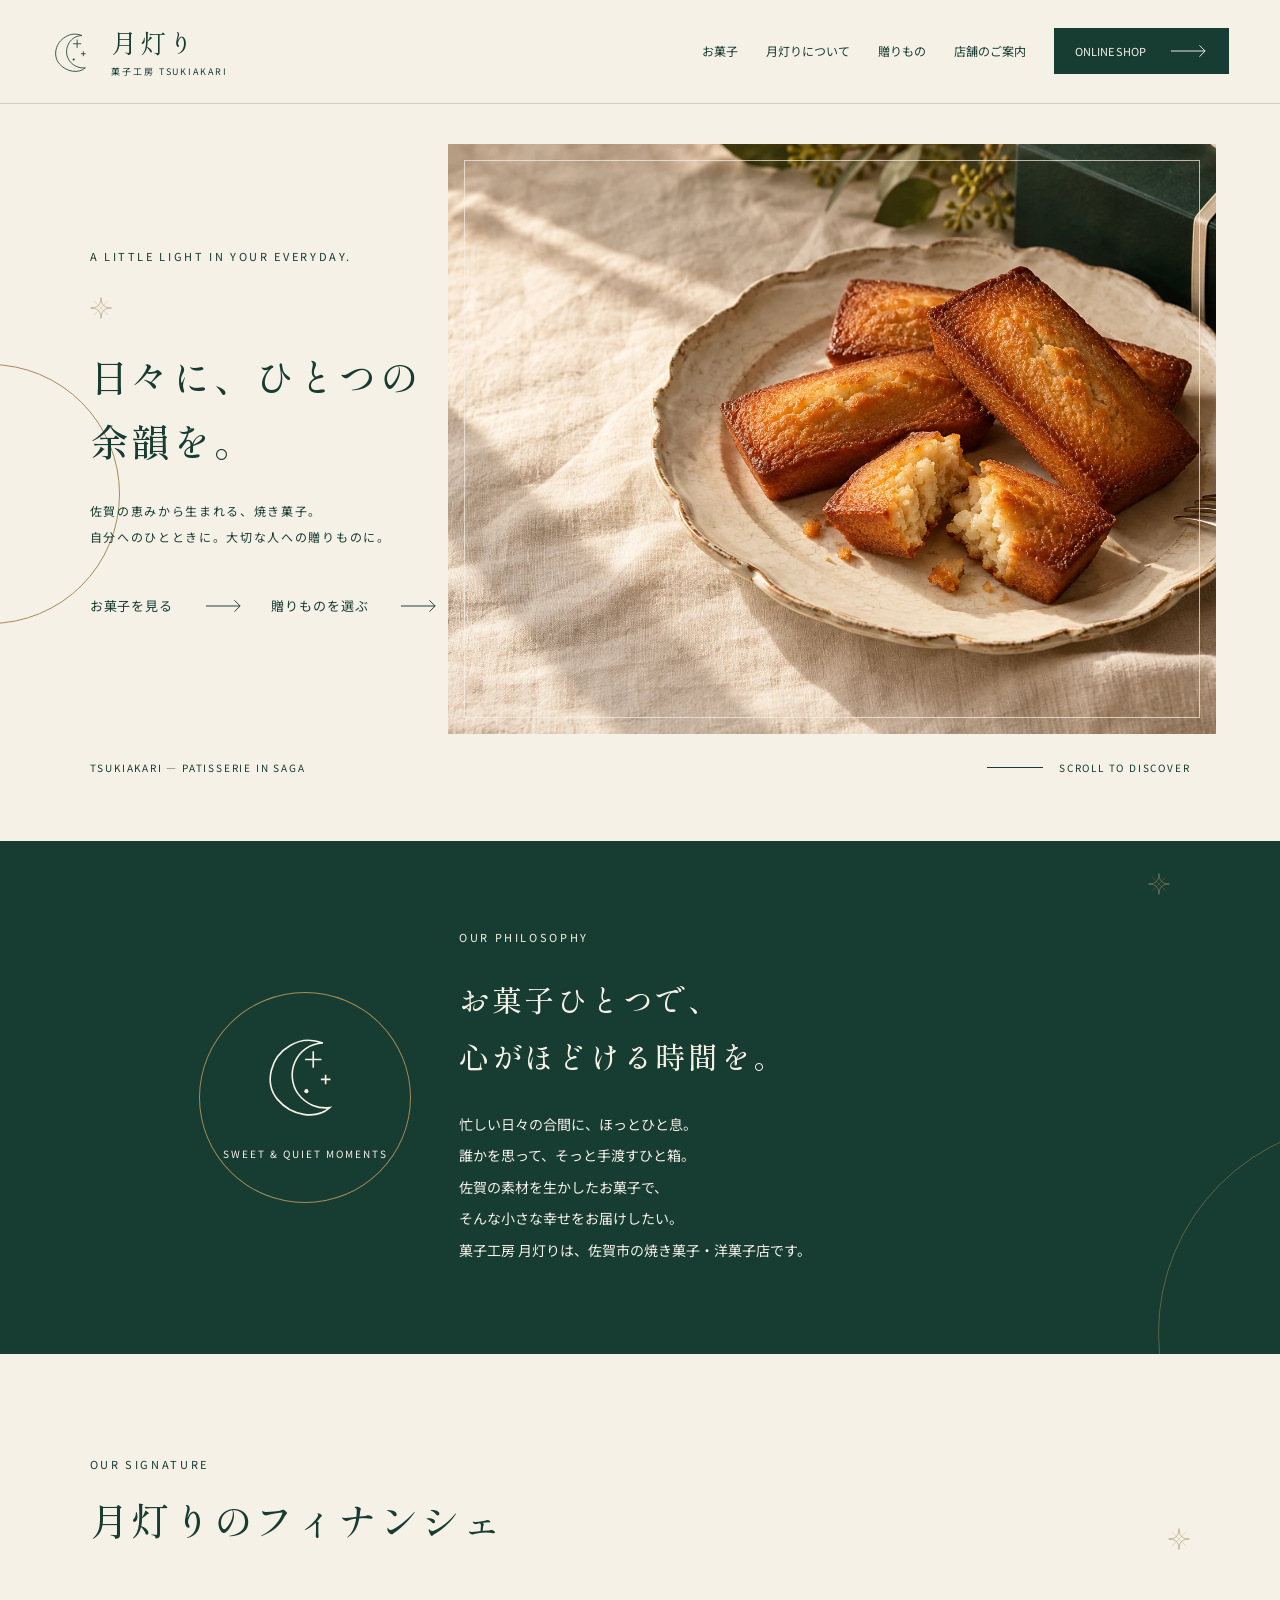
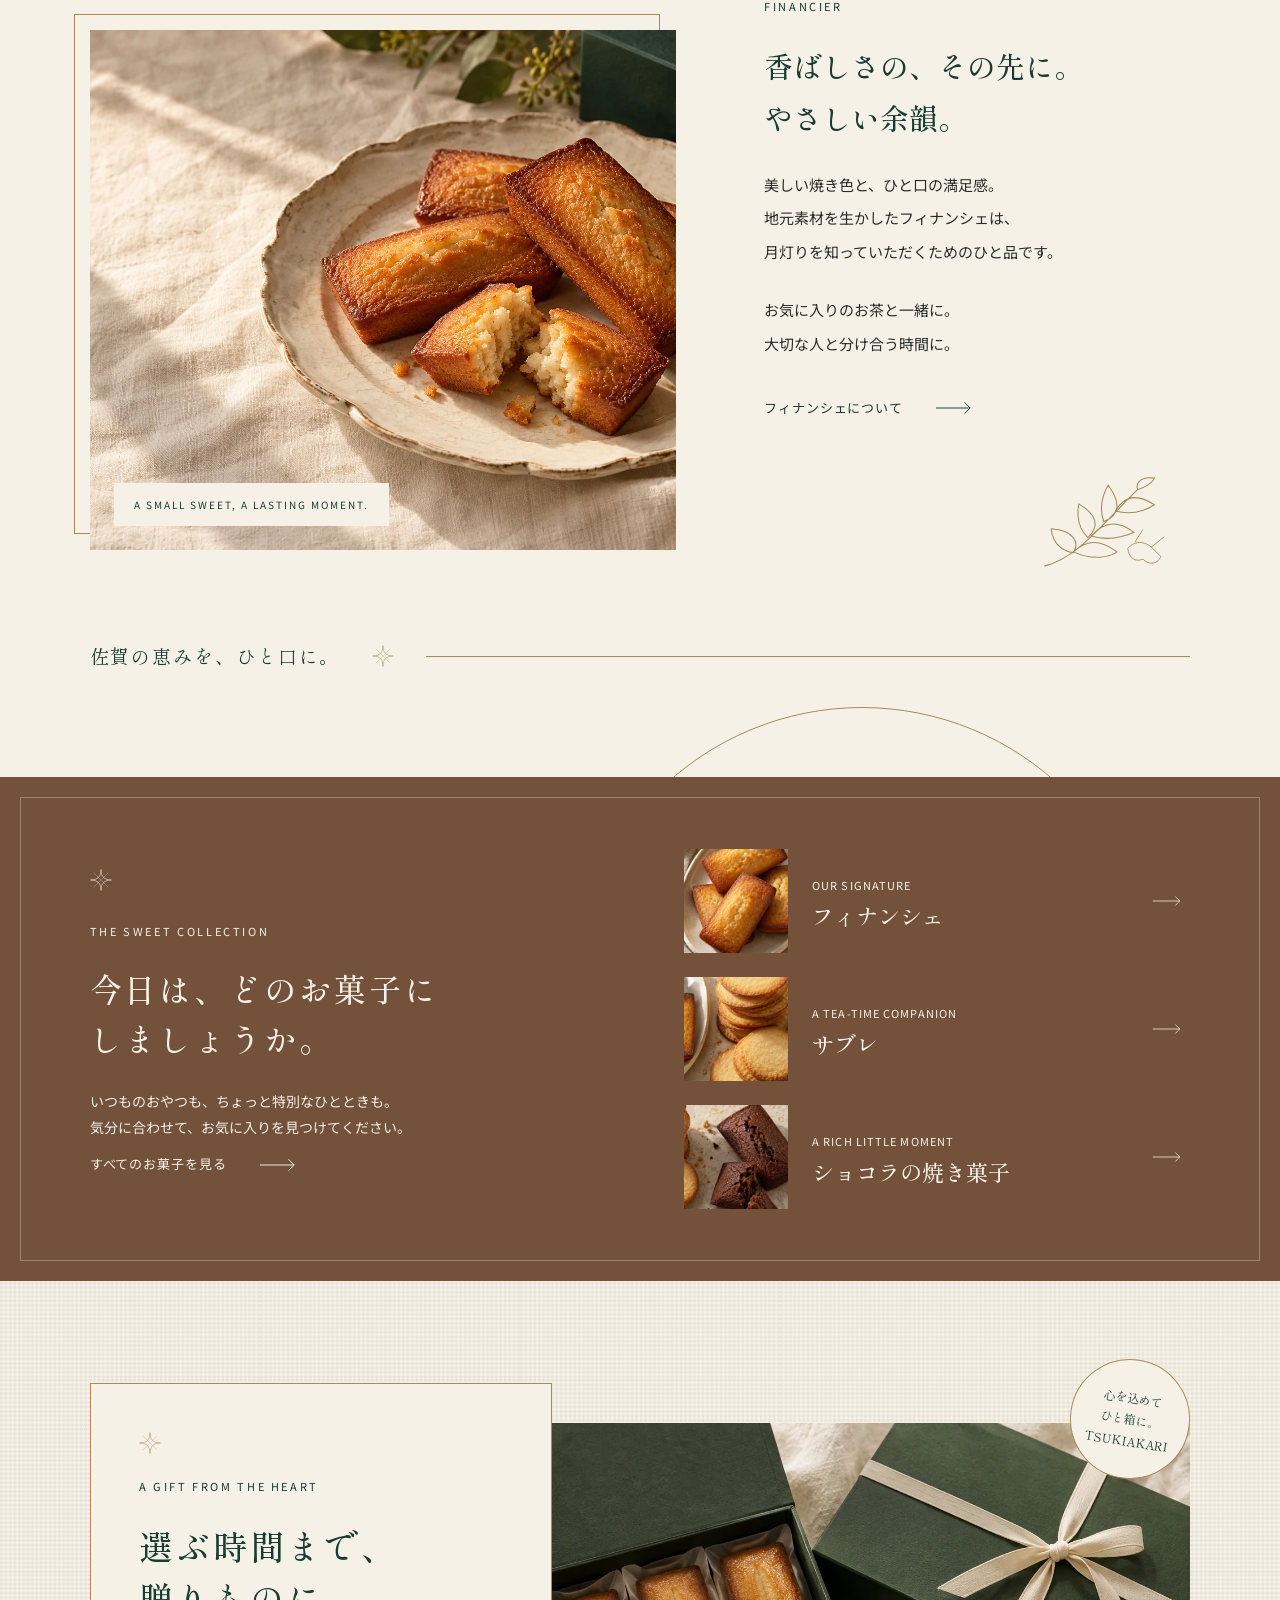
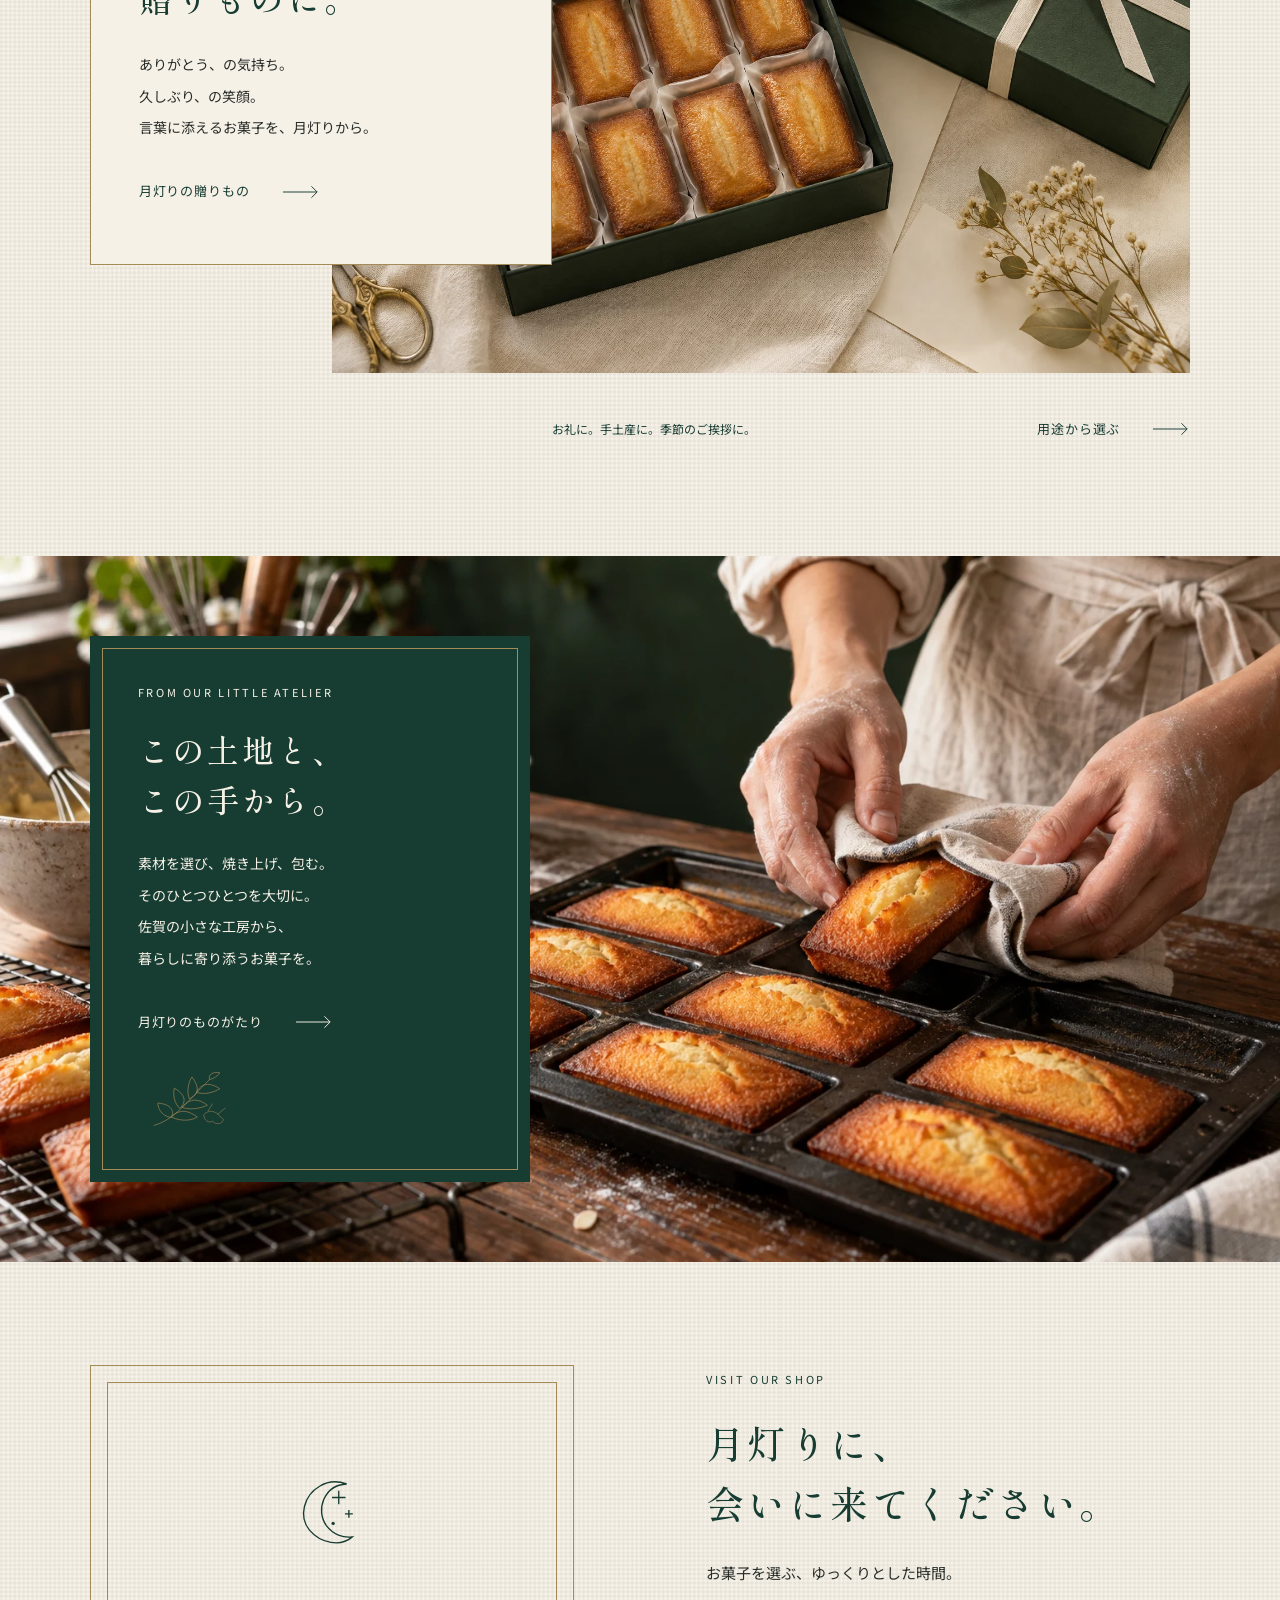
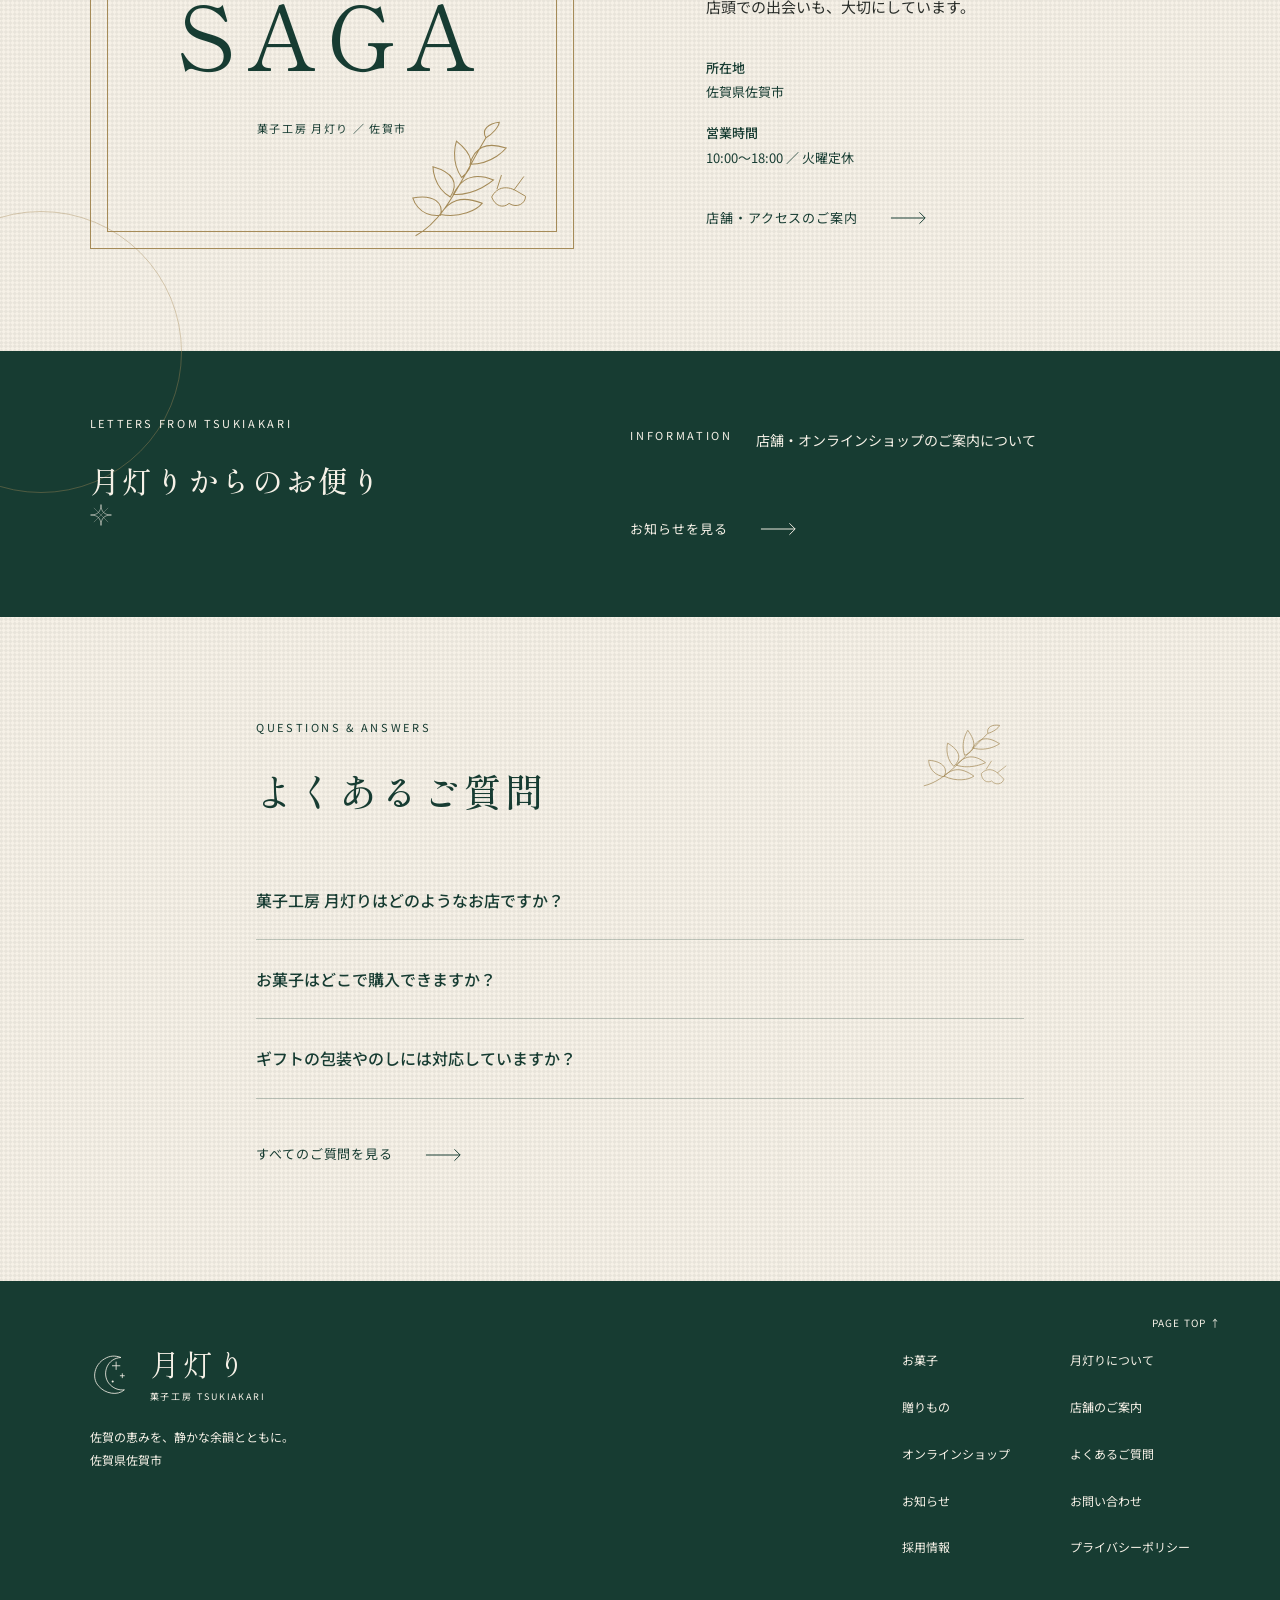
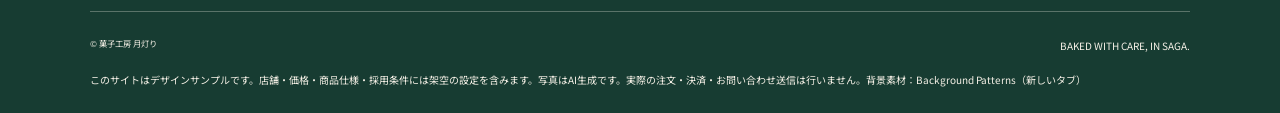
<file: index.HTML>
<!doctype html>
<html lang="ja" class="no-js">
  <head>
    <meta charset="utf-8" />
    <meta name="viewport" content="width=device-width, initial-scale=1" />
    <title>菓子工房 月灯り | 佐賀市の焼き菓子・フィナンシェと贈りもの</title>
    <meta
      name="description"
      content="佐賀県佐賀市の菓子工房 月灯り。地元素材を生かしたフィナンシェと焼き菓子、心を込めたギフトをご紹介。ブランドストーリー、店舗案内、オンラインショップへの入口をお届けします。"
    />
    <meta name="robots" content="index,follow,max-image-preview:large" />
    <meta name="theme-color" content="#173c32" />
    <meta property="og:locale" content="ja_JP" />
    <meta property="og:type" content="website" />
    <meta property="og:site_name" content="菓子工房 月灯り" />
    <meta
      property="og:title"
      content="菓子工房 月灯り | 佐賀市の焼き菓子・フィナンシェと贈りもの"
    />
    <meta
      property="og:description"
      content="佐賀県佐賀市の菓子工房 月灯り。地元素材を生かしたフィナンシェと焼き菓子、心を込めたギフトをご紹介。ブランドストーリー、店舗案内、オンラインショップへの入口をお届けします。"
    />
    <meta property="og:image" content="images/hero.webp" />
    <meta property="og:image:alt" content="月灯りの焼き菓子と深緑のギフト箱" />
    <meta name="twitter:card" content="summary_large_image" />
    <link rel="icon" href="images/moon.svg" type="image/svg+xml" />
    <link rel="preconnect" href="https://fonts.googleapis.com" />
    <link rel="preconnect" href="https://fonts.gstatic.com" crossorigin />
    <link rel="stylesheet" href="style.CSS" />
    <link
      rel="preload"
      href="images/hero.webp"
      as="image"
      fetchpriority="high"
    />
    <!-- 公開前：実ドメインでcanonical・og:url・og:imageの絶対URL、JSON-LDのURL/@idを設定。確定した所在地・電話・営業日時・EC/SNS URLを反映。価格・アレルゲン等は実商品情報を確認。ホスト側でsitemap.xml/robots.txtを設定。 -->
    <script type="application/ld+json">
      {
        "@context": "https://schema.org",
        "@graph": [
          {
            "@type": "Bakery",
            "@id": "#tsukiakari",
            "name": "菓子工房 月灯り",
            "description": "佐賀県佐賀市の焼き菓子・洋菓子店。地元素材のフィナンシェとギフト商品。",
            "address": {
              "@type": "PostalAddress",
              "addressLocality": "佐賀市",
              "addressRegion": "佐賀県",
              "addressCountry": "JP"
            }
          },
          {
            "@type": "WebSite",
            "@id": "#website",
            "name": "菓子工房 月灯り",
            "inLanguage": "ja"
          },
          {
            "@type": "WebPage",
            "name": "菓子工房 月灯り | 佐賀市の焼き菓子・フィナンシェと贈りもの",
            "description": "佐賀県佐賀市の菓子工房 月灯り。地元素材を生かしたフィナンシェと焼き菓子、心を込めたギフトをご紹介。ブランドストーリー、店舗案内、オンラインショップへの入口をお届けします。",
            "inLanguage": "ja",
            "about": { "@id": "#tsukiakari" }
          },
          {
            "@type": "FAQPage",
            "mainEntity": [
              {
                "@type": "Question",
                "name": "菓子工房 月灯りはどのようなお店ですか？",
                "acceptedAnswer": {
                  "@type": "Answer",
                  "text": "菓子工房 月灯りは、佐賀県佐賀市の焼き菓子・洋菓子店です。地元素材を生かしたフィナンシェと、贈りもの向けの商品をご紹介しています。"
                }
              },
              {
                "@type": "Question",
                "name": "お菓子はどこで購入できますか？",
                "acceptedAnswer": {
                  "@type": "Answer",
                  "text": "店頭ではおひとつから、オンラインショップではギフトの詰め合わせをご紹介しています。営業時間は10:00〜18:00、定休日は火曜日です。オンラインページでは商品選びを体験できます。"
                }
              },
              {
                "@type": "Question",
                "name": "ギフトの包装やのしには対応していますか？",
                "acceptedAnswer": {
                  "@type": "Answer",
                  "text": "ギフト箱はリボン包装でお届けします。のしは無料、手提げ袋は1枚55円（税込）です。ご用途に合わせてお選びいただけます。"
                }
              }
            ]
          }
        ]
      }
    </script>
    <script src="script.JS" defer></script>
  </head>
  <body>
    <div class="site-loader" aria-hidden="true">
      <div class="loader-orbit"></div>
      <div class="loader-content">
        <svg
          class="brand-mark"
          viewBox="0 0 64 64"
          fill="none"
          aria-hidden="true"
        >
          <path
            d="M45 8C25 9 17 31 27 45c6 8 15 11 23 10C40 64 22 61 12 49 2 37 7 18 21 10c8-5 16-5 24-2Z"
            stroke="currentColor"
            stroke-width="1.2"
          />
          <path
            d="M38 14v12M32 20h12M47 31v7M43.5 34.5h7"
            stroke="currentColor"
            stroke-width="1.2"
          />
          <circle cx="33" cy="43" r="1.5" fill="currentColor" /></svg
        ><span class="loader-title">月灯り</span
        ><span class="loader-subtitle">菓子工房 TSUKIAKARI</span
        ><span class="loader-line"></span
        ><span class="loader-message">ひとつの余韻を、お届けします。</span>
      </div>
    </div>
    <a class="skip" href="#main">本文へ移動</a>
    <header class="site-header" id="top">
      <div class="header-inner">
        <a class="brand" href="index.HTML" aria-label="菓子工房 月灯り ホーム"
          ><svg
            class="brand-mark"
            viewBox="0 0 64 64"
            fill="none"
            aria-hidden="true"
          >
            <path
              d="M45 8C25 9 17 31 27 45c6 8 15 11 23 10C40 64 22 61 12 49 2 37 7 18 21 10c8-5 16-5 24-2Z"
              stroke="currentColor"
              stroke-width="1.2"
            />
            <path
              d="M38 14v12M32 20h12M47 31v7M43.5 34.5h7"
              stroke="currentColor"
              stroke-width="1.2"
            />
            <circle cx="33" cy="43" r="1.5" fill="currentColor" /></svg
          ><span class="brand-title"
            >月灯り<small>菓子工房 TSUKIAKARI</small></span
          ></a
        >
        <nav class="desktop-nav" aria-label="メインナビゲーション">
          <a href="products.HTML">お菓子</a
          ><a href="story.HTML">月灯りについて</a
          ><a href="gift.HTML">贈りもの</a><a href="store.HTML">店舗のご案内</a
          ><a class="button shop-link" href="shop.HTML"
            >ONLINE SHOP<svg
              class="arrow"
              viewBox="0 0 40 14"
              fill="none"
              aria-hidden="true"
            >
              <path
                d="M1 7h36M31 1l6 6-6 6"
                stroke="currentColor"
                stroke-width="1"
              /></svg
          ></a>
        </nav>
        <div class="header-controls">
          <a class="mobile-shop" href="shop.HTML">SHOP</a
          ><button
            class="menu-button"
            aria-label="メニューを開く"
            aria-controls="mobile-menu"
            aria-expanded="false"
          >
            <span></span><span></span><small>MENU</small>
          </button>
        </div>
      </div>
    </header>
    <main id="main" tabindex="-1">
      <section class="hero">
        <div class="hero-layout">
          <div class="hero-text">
            <div class="hero-orbit" aria-hidden="true"></div>
            <span class="eyebrow">A LITTLE LIGHT IN YOUR EVERYDAY.</span
            ><svg
              class="mini-star"
              viewBox="0 0 40 40"
              fill="none"
              aria-hidden="true"
            >
              <path
                d="M20 1c0 13 6 19 19 19-13 0-19 6-19 19C20 26 14 20 1 20 14 20 20 14 20 1Z"
                stroke="currentColor"
              />
              <path
                d="m7 7 26 26M7 33 33 7"
                stroke="currentColor"
                stroke-width=".5"
              />
            </svg>
            <h1>日々に、ひとつの<br />余韻を。</h1>
            <p class="hero-sub">
              佐賀の恵みから生まれる、焼き菓子。<br />自分へのひとときに。大切な人への贈りものに。
            </p>
            <div class="hero-links">
              <a class="link" href="products.HTML"
                >お菓子を見る<svg
                  class="arrow"
                  viewBox="0 0 40 14"
                  fill="none"
                  aria-hidden="true"
                >
                  <path
                    d="M1 7h36M31 1l6 6-6 6"
                    stroke="currentColor"
                    stroke-width="1"
                  /></svg></a
              ><a class="link" href="gift.HTML"
                >贈りものを選ぶ<svg
                  class="arrow"
                  viewBox="0 0 40 14"
                  fill="none"
                  aria-hidden="true"
                >
                  <path
                    d="M1 7h36M31 1l6 6-6 6"
                    stroke="currentColor"
                    stroke-width="1"
                  /></svg
              ></a>
            </div>
          </div>
          <div
            class="photo photo-hero hero-visual"
            role="img"
            aria-label="皿に並べた黄金色のフィナンシェと深緑のギフト箱"
          ></div>
        </div>
        <div class="hero-foot">
          <span>TSUKIAKARI — PATISSERIE IN SAGA</span
          ><span class="scroll-cue">SCROLL TO DISCOVER</span>
        </div>
      </section>
      <section class="intro">
        <div class="intro-inner reveal">
          <div class="intro-emblem">
            <svg
              class="brand-mark"
              viewBox="0 0 64 64"
              fill="none"
              aria-hidden="true"
            >
              <path
                d="M45 8C25 9 17 31 27 45c6 8 15 11 23 10C40 64 22 61 12 49 2 37 7 18 21 10c8-5 16-5 24-2Z"
                stroke="currentColor"
                stroke-width="1.2"
              />
              <path
                d="M38 14v12M32 20h12M47 31v7M43.5 34.5h7"
                stroke="currentColor"
                stroke-width="1.2"
              />
              <circle cx="33" cy="43" r="1.5" fill="currentColor" /></svg
            ><small>SWEET & QUIET MOMENTS</small>
          </div>
          <div>
            <span class="eyebrow">OUR PHILOSOPHY</span>
            <h2>お菓子ひとつで、<br />心がほどける時間を。</h2>
            <p class="copy">
              忙しい日々の合間に、ほっとひと息。<br />誰かを思って、そっと手渡すひと箱。<br />佐賀の素材を生かしたお菓子で、<br />そんな小さな幸せをお届けしたい。<br />菓子工房
              月灯りは、佐賀市の焼き菓子・洋菓子店です。
            </p>
          </div>
        </div>
        <div class="star-corner" aria-hidden="true">
          <svg
            class="mini-star"
            viewBox="0 0 40 40"
            fill="none"
            aria-hidden="true"
          >
            <path
              d="M20 1c0 13 6 19 19 19-13 0-19 6-19 19C20 26 14 20 1 20 14 20 20 14 20 1Z"
              stroke="currentColor"
            />
            <path
              d="m7 7 26 26M7 33 33 7"
              stroke="currentColor"
              stroke-width=".5"
            />
          </svg>
        </div>
      </section>
      <section class="signature section-pad">
        <div class="wrap">
          <div class="section-head reveal">
            <div>
              <span class="eyebrow">OUR SIGNATURE</span>
              <h2>月灯りのフィナンシェ</h2>
            </div>
            <svg
              class="mini-star"
              viewBox="0 0 40 40"
              fill="none"
              aria-hidden="true"
            >
              <path
                d="M20 1c0 13 6 19 19 19-13 0-19 6-19 19C20 26 14 20 1 20 14 20 20 14 20 1Z"
                stroke="currentColor"
              />
              <path
                d="m7 7 26 26M7 33 33 7"
                stroke="currentColor"
                stroke-width=".5"
              />
            </svg>
          </div>
          <div class="signature-grid">
            <figure class="signature-photo reveal">
              <div
                class="photo photo-hero"
                role="img"
                aria-label="こんがり焼き上げたフィナンシェとしっとりした断面"
              ></div>
              <figcaption class="signature-caption">
                A SMALL SWEET, A LASTING MOMENT.
              </figcaption>
            </figure>
            <div class="signature-text reveal">
              <span class="eyebrow">FINANCIER</span>
              <h3>香ばしさの、その先に。<br />やさしい余韻。</h3>
              <p class="copy">
                美しい焼き色と、ひと口の満足感。<br />地元素材を生かしたフィナンシェは、<br />月灯りを知っていただくためのひと品です。
              </p>
              <p class="copy">
                お気に入りのお茶と一緒に。<br />大切な人と分け合う時間に。
              </p>
              <a class="link" href="financier.HTML"
                >フィナンシェについて<svg
                  class="arrow"
                  viewBox="0 0 40 14"
                  fill="none"
                  aria-hidden="true"
                >
                  <path
                    d="M1 7h36M31 1l6 6-6 6"
                    stroke="currentColor"
                    stroke-width="1"
                  /></svg></a
              ><svg
                class="botanical"
                viewBox="0 0 180 120"
                fill="none"
                aria-hidden="true"
              >
                <path
                  d="M16 104c37-9 63-45 105-86M49 89C24 85 24 62 24 62c25 2 32 15 25 27ZM65 72c-16-16-10-38-10-38 20 12 24 25 10 38ZM83 54c-8-22 5-41 5-41 14 19 14 33-5 41ZM96 42c25 7 44-7 44-7-20-13-34-10-44 7ZM69 70c24 8 48-4 48-4-20-15-35-11-48 4ZM49 88c21 10 41 6 49 0-21-15-35-13-49 0ZM121 18c8-2 17-8 19-13-12-2-22 3-19 13Z"
                  stroke="currentColor"
                  stroke-width="1.2"
                />
                <path
                  d="M140 86c-9-10-21-12-30-2 1 11 9 16 17 12 7 8 18 5 20-3l-7-7Z"
                  stroke="currentColor"
                />
                <path d="m118 77 9-14M136 83l15-12" stroke="currentColor" />
              </svg>
            </div>
          </div>
          <div class="signature-footer">
            <p>佐賀の恵みを、ひと口に。</p>
            <svg
              class="mini-star"
              viewBox="0 0 40 40"
              fill="none"
              aria-hidden="true"
            >
              <path
                d="M20 1c0 13 6 19 19 19-13 0-19 6-19 19C20 26 14 20 1 20 14 20 20 14 20 1Z"
                stroke="currentColor"
              />
              <path
                d="m7 7 26 26M7 33 33 7"
                stroke="currentColor"
                stroke-width=".5"
              />
            </svg>
          </div>
        </div>
        <div class="signature-orbit" aria-hidden="true"></div>
      </section>
      <section class="collection">
        <div class="wrap collection-inner">
          <div class="collection-title reveal">
            <svg
              class="mini-star"
              viewBox="0 0 40 40"
              fill="none"
              aria-hidden="true"
            >
              <path
                d="M20 1c0 13 6 19 19 19-13 0-19 6-19 19C20 26 14 20 1 20 14 20 20 14 20 1Z"
                stroke="currentColor"
              />
              <path
                d="m7 7 26 26M7 33 33 7"
                stroke="currentColor"
                stroke-width=".5"
              /></svg
            ><span class="eyebrow">THE SWEET COLLECTION</span>
            <h2>今日は、どのお菓子に<br />しましょうか。</h2>
            <p>
              いつものおやつも、ちょっと特別なひとときも。<br />気分に合わせて、お気に入りを見つけてください。
            </p>
            <a class="link" href="products.HTML"
              >すべてのお菓子を見る<svg
                class="arrow"
                viewBox="0 0 40 14"
                fill="none"
                aria-hidden="true"
              >
                <path
                  d="M1 7h36M31 1l6 6-6 6"
                  stroke="currentColor"
                  stroke-width="1"
                /></svg
            ></a>
          </div>
          <div class="collection-links reveal">
            <a href="financier.HTML"
              ><div
                class="photo photo-financier"
                role="img"
                aria-label="黄金色のフィナンシェ"
              ></div>
              <div>
                <small>OUR SIGNATURE</small>
                <h3>フィナンシェ</h3>
              </div>
              <svg
                class="arrow"
                viewBox="0 0 40 14"
                fill="none"
                aria-hidden="true"
              >
                <path
                  d="M1 7h36M31 1l6 6-6 6"
                  stroke="currentColor"
                  stroke-width="1"
                /></svg></a
            ><a href="products.HTML#cookie"
              ><div
                class="photo photo-cookie"
                role="img"
                aria-label="薄く焼き上げた丸いサブレ"
              ></div>
              <div>
                <small>A TEA-TIME COMPANION</small>
                <h3>サブレ</h3>
              </div>
              <svg
                class="arrow"
                viewBox="0 0 40 14"
                fill="none"
                aria-hidden="true"
              >
                <path
                  d="M1 7h36M31 1l6 6-6 6"
                  stroke="currentColor"
                  stroke-width="1"
                /></svg></a
            ><a href="products.HTML#cocoa"
              ><div
                class="photo photo-cocoa"
                role="img"
                aria-label="深い焼き色のショコラ焼き菓子"
              ></div>
              <div>
                <small>A RICH LITTLE MOMENT</small>
                <h3>ショコラの焼き菓子</h3>
              </div>
              <svg
                class="arrow"
                viewBox="0 0 40 14"
                fill="none"
                aria-hidden="true"
              >
                <path
                  d="M1 7h36M31 1l6 6-6 6"
                  stroke="currentColor"
                  stroke-width="1"
                /></svg
            ></a>
          </div>
        </div>
      </section>
      <section class="gift-feature patterned">
        <div class="wrap gift-layout">
          <div class="gift-note reveal">
            <svg
              class="mini-star"
              viewBox="0 0 40 40"
              fill="none"
              aria-hidden="true"
            >
              <path
                d="M20 1c0 13 6 19 19 19-13 0-19 6-19 19C20 26 14 20 1 20 14 20 20 14 20 1Z"
                stroke="currentColor"
              />
              <path
                d="m7 7 26 26M7 33 33 7"
                stroke="currentColor"
                stroke-width=".5"
              /></svg
            ><span class="eyebrow">A GIFT FROM THE HEART</span>
            <h2>選ぶ時間まで、<br />贈りものに。</h2>
            <p class="copy">
              ありがとう、の気持ち。<br />久しぶり、の笑顔。<br />言葉に添えるお菓子を、月灯りから。
            </p>
            <a class="link" href="gift.HTML"
              >月灯りの贈りもの<svg
                class="arrow"
                viewBox="0 0 40 14"
                fill="none"
                aria-hidden="true"
              >
                <path
                  d="M1 7h36M31 1l6 6-6 6"
                  stroke="currentColor"
                  stroke-width="1"
                /></svg
            ></a>
          </div>
          <div
            class="photo photo-gift gift-photo reveal"
            role="img"
            aria-label="深緑の箱に詰めた焼き菓子とクリーム色のリボン"
          ></div>
          <div class="gift-stamp" aria-hidden="true">
            心を込めて<br />ひと箱に。<br />TSUKIAKARI
          </div>
          <div class="gift-bottom">
            <p>お礼に。手土産に。季節のご挨拶に。</p>
            <a class="link" href="gift.HTML#gift-selector"
              >用途から選ぶ<svg
                class="arrow"
                viewBox="0 0 40 14"
                fill="none"
                aria-hidden="true"
              >
                <path
                  d="M1 7h36M31 1l6 6-6 6"
                  stroke="currentColor"
                  stroke-width="1"
                /></svg
            ></a>
          </div>
        </div>
      </section>
      <section class="craft-feature">
        <div
          class="photo photo-craft craft-bg"
          role="img"
          aria-label="工房で焼き菓子を丁寧に扱う職人の手元"
        ></div>
        <div class="craft-panel reveal">
          <span class="eyebrow">FROM OUR LITTLE ATELIER</span>
          <h2>この土地と、<br />この手から。</h2>
          <p class="copy">
            素材を選び、焼き上げ、包む。<br />そのひとつひとつを大切に。<br />佐賀の小さな工房から、<br />暮らしに寄り添うお菓子を。
          </p>
          <a class="link" href="story.HTML"
            >月灯りのものがたり<svg
              class="arrow"
              viewBox="0 0 40 14"
              fill="none"
              aria-hidden="true"
            >
              <path
                d="M1 7h36M31 1l6 6-6 6"
                stroke="currentColor"
                stroke-width="1"
              /></svg></a
          ><svg
            class="botanical"
            viewBox="0 0 180 120"
            fill="none"
            aria-hidden="true"
          >
            <path
              d="M16 104c37-9 63-45 105-86M49 89C24 85 24 62 24 62c25 2 32 15 25 27ZM65 72c-16-16-10-38-10-38 20 12 24 25 10 38ZM83 54c-8-22 5-41 5-41 14 19 14 33-5 41ZM96 42c25 7 44-7 44-7-20-13-34-10-44 7ZM69 70c24 8 48-4 48-4-20-15-35-11-48 4ZM49 88c21 10 41 6 49 0-21-15-35-13-49 0ZM121 18c8-2 17-8 19-13-12-2-22 3-19 13Z"
              stroke="currentColor"
              stroke-width="1.2"
            />
            <path
              d="M140 86c-9-10-21-12-30-2 1 11 9 16 17 12 7 8 18 5 20-3l-7-7Z"
              stroke="currentColor"
            />
            <path d="m118 77 9-14M136 83l15-12" stroke="currentColor" />
          </svg>
        </div>
      </section>
      <section class="visit patterned">
        <div class="wrap visit-grid">
          <div class="visit-art reveal">
            <svg
              class="brand-mark"
              viewBox="0 0 64 64"
              fill="none"
              aria-hidden="true"
            >
              <path
                d="M45 8C25 9 17 31 27 45c6 8 15 11 23 10C40 64 22 61 12 49 2 37 7 18 21 10c8-5 16-5 24-2Z"
                stroke="currentColor"
                stroke-width="1.2"
              />
              <path
                d="M38 14v12M32 20h12M47 31v7M43.5 34.5h7"
                stroke="currentColor"
                stroke-width="1.2"
              />
              <circle cx="33" cy="43" r="1.5" fill="currentColor" /></svg
            ><strong>SAGA</strong><small>菓子工房 月灯り ／ 佐賀市</small
            ><svg
              class="botanical"
              viewBox="0 0 180 120"
              fill="none"
              aria-hidden="true"
            >
              <path
                d="M16 104c37-9 63-45 105-86M49 89C24 85 24 62 24 62c25 2 32 15 25 27ZM65 72c-16-16-10-38-10-38 20 12 24 25 10 38ZM83 54c-8-22 5-41 5-41 14 19 14 33-5 41ZM96 42c25 7 44-7 44-7-20-13-34-10-44 7ZM69 70c24 8 48-4 48-4-20-15-35-11-48 4ZM49 88c21 10 41 6 49 0-21-15-35-13-49 0ZM121 18c8-2 17-8 19-13-12-2-22 3-19 13Z"
                stroke="currentColor"
                stroke-width="1.2"
              />
              <path
                d="M140 86c-9-10-21-12-30-2 1 11 9 16 17 12 7 8 18 5 20-3l-7-7Z"
                stroke="currentColor"
              />
              <path d="m118 77 9-14M136 83l15-12" stroke="currentColor" />
            </svg>
          </div>
          <div class="visit-text reveal">
            <span class="eyebrow">VISIT OUR SHOP</span>
            <h2>月灯りに、<br />会いに来てください。</h2>
            <p class="copy">
              お菓子を選ぶ、ゆっくりとした時間。<br />店頭での出会いも、大切にしています。
            </p>
            <dl>
              <dt>所在地</dt>
              <dd>佐賀県佐賀市</dd>
              <dt>営業時間</dt>
              <dd>10:00〜18:00 ／ 火曜定休</dd>
            </dl>
            <a class="link" href="store.HTML"
              >店舗・アクセスのご案内<svg
                class="arrow"
                viewBox="0 0 40 14"
                fill="none"
                aria-hidden="true"
              >
                <path
                  d="M1 7h36M31 1l6 6-6 6"
                  stroke="currentColor"
                  stroke-width="1"
                /></svg
            ></a>
          </div>
        </div>
      </section>
      <section class="news">
        <div class="wrap news-inner">
          <div class="news-heading">
            <div>
              <span class="eyebrow">LETTERS FROM TSUKIAKARI</span>
              <h2>月灯りからのお便り</h2>
            </div>
            <svg
              class="mini-star"
              viewBox="0 0 40 40"
              fill="none"
              aria-hidden="true"
            >
              <path
                d="M20 1c0 13 6 19 19 19-13 0-19 6-19 19C20 26 14 20 1 20 14 20 20 14 20 1Z"
                stroke="currentColor"
              />
              <path
                d="m7 7 26 26M7 33 33 7"
                stroke="currentColor"
                stroke-width=".5"
              />
            </svg>
          </div>
          <div>
            <a class="news-item" href="news.HTML#guide"
              ><span class="eyebrow">INFORMATION</span
              ><span>店舗・オンラインショップのご案内について</span></a
            ><a class="link" href="news.HTML"
              >お知らせを見る<svg
                class="arrow"
                viewBox="0 0 40 14"
                fill="none"
                aria-hidden="true"
              >
                <path
                  d="M1 7h36M31 1l6 6-6 6"
                  stroke="currentColor"
                  stroke-width="1"
                /></svg
            ></a>
          </div>
        </div>
      </section>
      <section class="faq patterned">
        <div class="reading">
          <div class="faq-heading">
            <div>
              <span class="eyebrow">QUESTIONS & ANSWERS</span>
              <h2>よくあるご質問</h2>
            </div>
            <svg
              class="botanical"
              viewBox="0 0 180 120"
              fill="none"
              aria-hidden="true"
            >
              <path
                d="M16 104c37-9 63-45 105-86M49 89C24 85 24 62 24 62c25 2 32 15 25 27ZM65 72c-16-16-10-38-10-38 20 12 24 25 10 38ZM83 54c-8-22 5-41 5-41 14 19 14 33-5 41ZM96 42c25 7 44-7 44-7-20-13-34-10-44 7ZM69 70c24 8 48-4 48-4-20-15-35-11-48 4ZM49 88c21 10 41 6 49 0-21-15-35-13-49 0ZM121 18c8-2 17-8 19-13-12-2-22 3-19 13Z"
                stroke="currentColor"
                stroke-width="1.2"
              />
              <path
                d="M140 86c-9-10-21-12-30-2 1 11 9 16 17 12 7 8 18 5 20-3l-7-7Z"
                stroke="currentColor"
              />
              <path d="m118 77 9-14M136 83l15-12" stroke="currentColor" />
            </svg>
          </div>
          <details>
            <summary>菓子工房 月灯りはどのようなお店ですか？</summary>
            <p>
              菓子工房
              月灯りは、佐賀県佐賀市の焼き菓子・洋菓子店です。地元素材を生かしたフィナンシェと、贈りもの向けの商品をご紹介しています。
            </p>
          </details>
          <details>
            <summary>お菓子はどこで購入できますか？</summary>
            <p>
              店頭ではおひとつから、オンラインショップではギフトの詰め合わせをご紹介しています。営業時間は10:00〜18:00、定休日は火曜日です。オンラインページでは商品選びを体験できます。
            </p>
          </details>
          <details>
            <summary>ギフトの包装やのしには対応していますか？</summary>
            <p>
              ギフト箱はリボン包装でお届けします。のしは無料、手提げ袋は1枚55円（税込）です。ご用途に合わせてお選びいただけます。
            </p>
          </details>
          <a class="link" href="faq.HTML"
            >すべてのご質問を見る<svg
              class="arrow"
              viewBox="0 0 40 14"
              fill="none"
              aria-hidden="true"
            >
              <path
                d="M1 7h36M31 1l6 6-6 6"
                stroke="currentColor"
                stroke-width="1"
              /></svg
          ></a>
        </div>
      </section>
    </main>
    <footer class="site-footer">
      <a class="back-top" href="#top">PAGE TOP ↑</a>
      <div class="wrap">
        <div class="footer-top">
          <div class="footer-brand">
            <a class="brand" href="index.HTML"
              ><svg
                class="brand-mark"
                viewBox="0 0 64 64"
                fill="none"
                aria-hidden="true"
              >
                <path
                  d="M45 8C25 9 17 31 27 45c6 8 15 11 23 10C40 64 22 61 12 49 2 37 7 18 21 10c8-5 16-5 24-2Z"
                  stroke="currentColor"
                  stroke-width="1.2"
                />
                <path
                  d="M38 14v12M32 20h12M47 31v7M43.5 34.5h7"
                  stroke="currentColor"
                  stroke-width="1.2"
                />
                <circle cx="33" cy="43" r="1.5" fill="currentColor" /></svg
              ><span class="brand-title"
                >月灯り<small>菓子工房 TSUKIAKARI</small></span
              ></a
            >
            <p>佐賀の恵みを、静かな余韻とともに。<br />佐賀県佐賀市</p>
          </div>
          <nav class="footer-nav" aria-label="フッターナビゲーション">
            <a href="products.HTML">お菓子</a
            ><a href="story.HTML">月灯りについて</a
            ><a href="gift.HTML">贈りもの</a
            ><a href="store.HTML">店舗のご案内</a
            ><a href="shop.HTML">オンラインショップ</a
            ><a href="faq.HTML">よくあるご質問</a
            ><a href="news.HTML">お知らせ</a
            ><a href="contact.HTML">お問い合わせ</a
            ><a href="recruit.HTML">採用情報</a
            ><a href="privacy.HTML">プライバシーポリシー</a>
          </nav>
        </div>
        <div class="footer-bottom">
          <small>© 菓子工房 月灯り</small><span>BAKED WITH CARE, IN SAGA.</span>
        </div>
        <p class="footer-note">
          このサイトはデザインサンプルです。店舗・価格・商品仕様・採用条件には架空の設定を含みます。写真はAI生成です。実際の注文・決済・お問い合わせ送信は行いません。背景素材：<a
            href="https://background-patterns.co/templates/elegant-floral-pattern-with-delicate-symmetrical-black-lines"
            target="_blank"
            rel="noopener noreferrer"
            >Background Patterns（新しいタブ）</a
          >
        </p>
      </div>
    </footer>
    <nav class="floating-shop" aria-label="購入・ギフトへのショートカット">
      <a href="gift.HTML"
        >贈りものを選ぶ<svg
          class="arrow"
          viewBox="0 0 40 14"
          fill="none"
          aria-hidden="true"
        >
          <path
            d="M1 7h36M31 1l6 6-6 6"
            stroke="currentColor"
            stroke-width="1"
          /></svg></a
      ><a href="shop.HTML"
        >オンラインショップ<svg
          class="arrow"
          viewBox="0 0 40 14"
          fill="none"
          aria-hidden="true"
        >
          <path
            d="M1 7h36M31 1l6 6-6 6"
            stroke="currentColor"
            stroke-width="1"
          /></svg
      ></a>
    </nav>
    <div
      class="menu-panel"
      id="mobile-menu"
      role="dialog"
      aria-modal="true"
      aria-label="サイトメニュー"
      hidden
    >
      <div class="menu-top">
        <a class="brand" href="index.HTML"
          ><svg
            class="brand-mark"
            viewBox="0 0 64 64"
            fill="none"
            aria-hidden="true"
          >
            <path
              d="M45 8C25 9 17 31 27 45c6 8 15 11 23 10C40 64 22 61 12 49 2 37 7 18 21 10c8-5 16-5 24-2Z"
              stroke="currentColor"
              stroke-width="1.2"
            />
            <path
              d="M38 14v12M32 20h12M47 31v7M43.5 34.5h7"
              stroke="currentColor"
              stroke-width="1.2"
            />
            <circle cx="33" cy="43" r="1.5" fill="currentColor" /></svg
          ><span class="brand-title"
            >月灯り<small>菓子工房 TSUKIAKARI</small></span
          ></a
        ><button class="menu-close">閉じる</button>
      </div>
      <nav aria-label="モバイルナビゲーション">
        <a href="index.HTML">ホーム<small>HOME</small></a
        ><a href="products.HTML">お菓子<small>SWEETS</small></a
        ><a href="story.HTML">月灯りについて<small>OUR STORY</small></a
        ><a href="gift.HTML">贈りもの<small>GIFT</small></a
        ><a href="store.HTML">店舗のご案内<small>VISIT US</small></a
        ><a href="shop.HTML">オンラインショップ<small>ONLINE SHOP</small></a
        ><a href="faq.HTML">よくあるご質問<small>FAQ</small></a>
      </nav>
      <div class="menu-meta">
        佐賀県佐賀市の焼き菓子・洋菓子店<br /><a
          class="link"
          href="contact.HTML"
          >お問い合わせ<svg
            class="arrow"
            viewBox="0 0 40 14"
            fill="none"
            aria-hidden="true"
          >
            <path
              d="M1 7h36M31 1l6 6-6 6"
              stroke="currentColor"
              stroke-width="1"
            /></svg
        ></a>
      </div>
    </div>
    <div class="transition-curtain" aria-hidden="true">
      <svg
        class="brand-mark"
        viewBox="0 0 64 64"
        fill="none"
        aria-hidden="true"
      >
        <path
          d="M45 8C25 9 17 31 27 45c6 8 15 11 23 10C40 64 22 61 12 49 2 37 7 18 21 10c8-5 16-5 24-2Z"
          stroke="currentColor"
          stroke-width="1.2"
        />
        <path
          d="M38 14v12M32 20h12M47 31v7M43.5 34.5h7"
          stroke="currentColor"
          stroke-width="1.2"
        />
        <circle cx="33" cy="43" r="1.5" fill="currentColor" />
      </svg>
    </div>
  </body>

  <!-- IMAGEGEN ASSET PROVENANCE / built-in image_gen tool
hero.webp ? Use case: photorealistic-natural. Premium editorial photograph for a Japanese artisan patisserie in Saga. Golden rectangular financiers, one broken to show the crumb, on an ivory ceramic plate and warm cream linen; plain forest-green gift box with ivory ribbon at rear right. Oblique overhead camera, natural afternoon side light, tactile linen, genuine shadows. Plate in right two thirds with cream negative space to left. No text, logos or watermark.
gift.webp ? Use case: product-mockup. Open forest-green rigid gift box with eight golden financiers in two rows and individual translucent wrapping, beside a smaller closed box with cream cotton ribbon. Cream linen and paper, restrained dried botanical and antique scissors. Slightly overhead camera, quiet natural window light, believable paper construction. No text, logo or watermark.
craft.webp ? Use case: photorealistic-natural. Close editorial crop of an artisan in cream apron handling golden financiers from a black baking tray on a wooden workbench, using folded cotton cloth. Hands and torso only; pastry tools and a small bowl in background, muted green wall. Warm side window light and realistic workshop texture. No face, words, logos or watermark.
products.webp ? Use case: photorealistic-natural. Top-down editorial still life on cream stone: ivory plate with golden financiers at left, thin round butter cookies at center, dark cocoa financiers and a broken piece at right. Linen folded at edge and tiny crumbs. Separated arrangements for CSS thumbnail framing, natural light, genuine food texture. No text, logo or watermark.
Images converted to WebP for delivery; visual framing is performed with CSS background-image.
Background pattern downloaded from https://background-patterns.co/templates/elegant-floral-pattern-with-delicate-symmetrical-black-lines/download?type=vector
--></html>
</file>
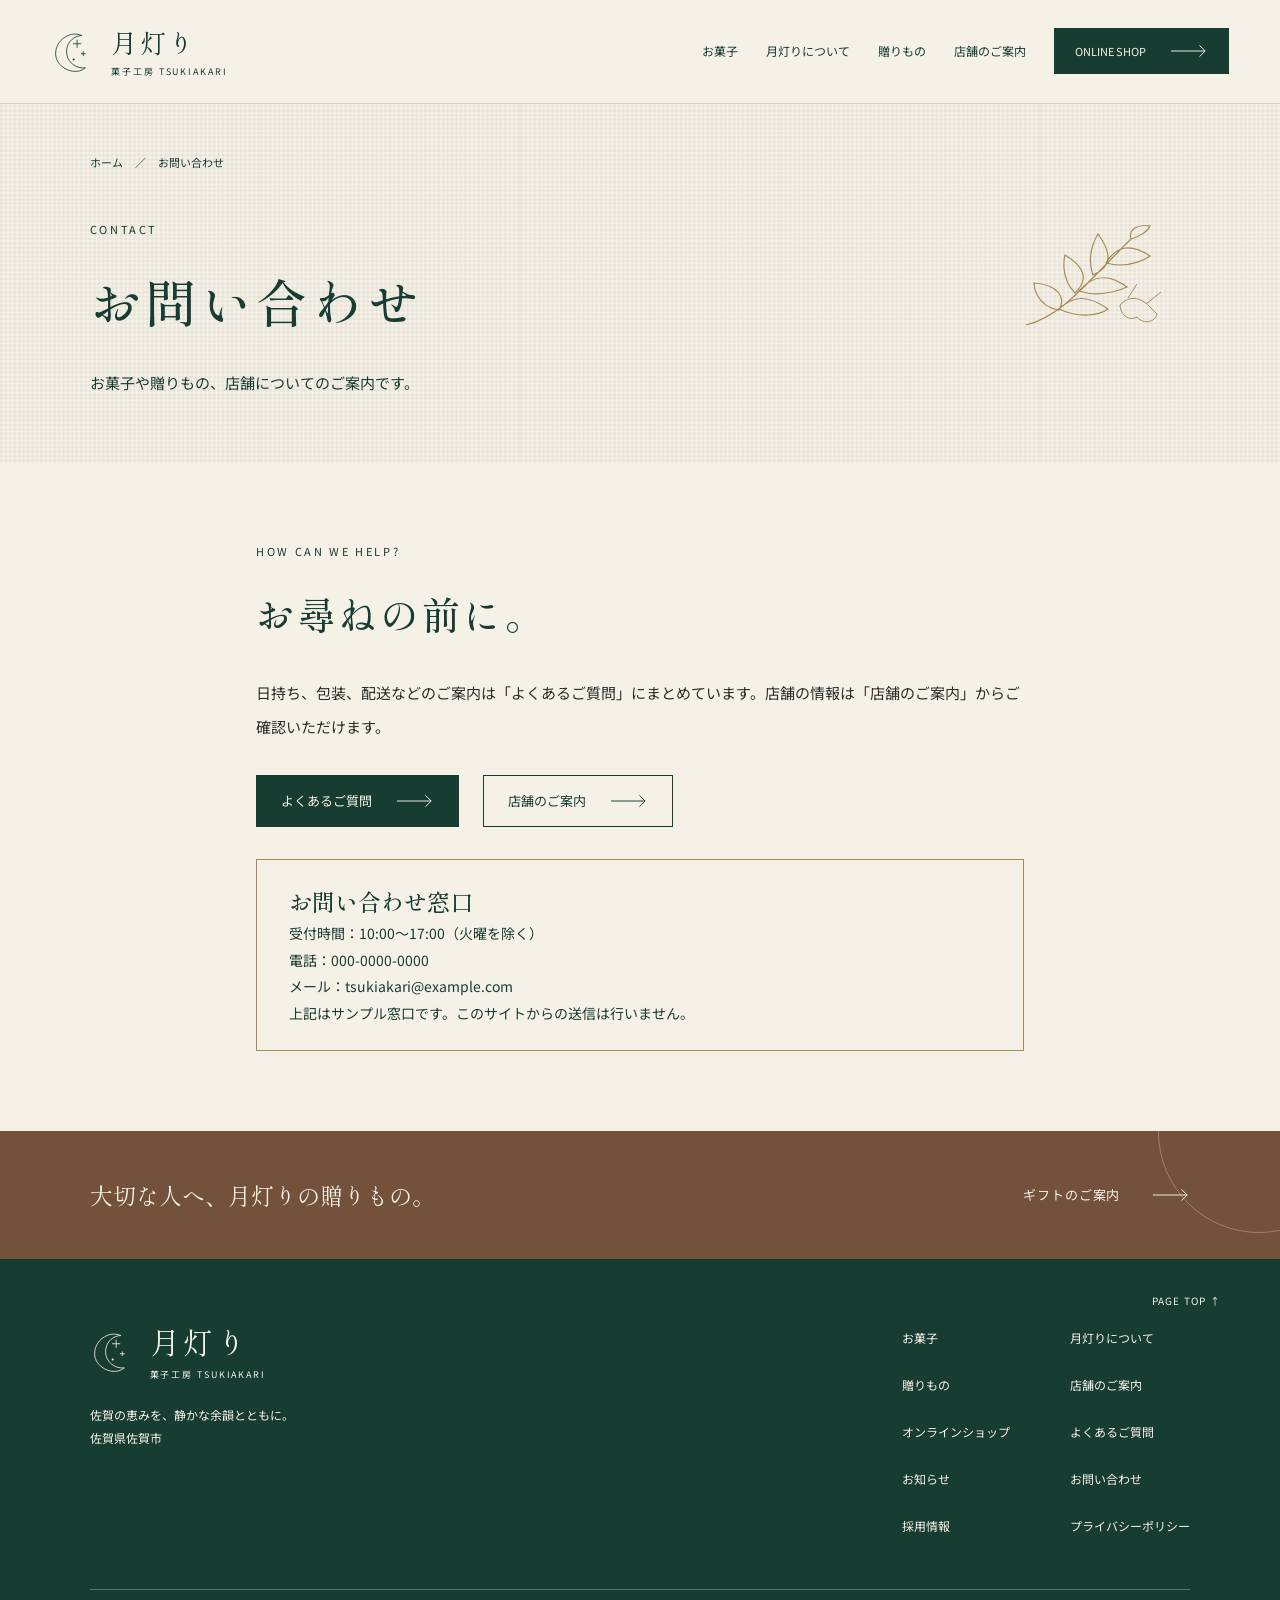
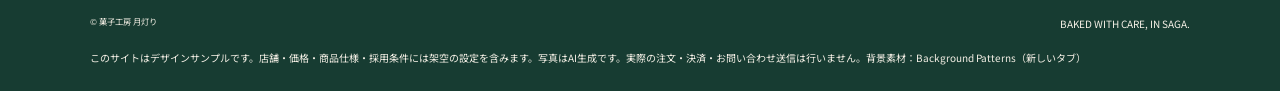
<file: contact.HTML>
<!doctype html>
<html lang="ja" class="no-js">
  <head>
    <meta charset="utf-8" />
    <meta name="viewport" content="width=device-width, initial-scale=1" />
    <title>お問い合わせ | 菓子工房 月灯り</title>
    <meta
      name="description"
      content="菓子工房 月灯りへのお問い合わせのご案内。商品、ギフト、店舗に関する情報を掲載。受付時間とお問い合わせ窓口のサンプルをご覧いただけます。"
    />
    <meta name="robots" content="index,follow,max-image-preview:large" />
    <meta name="theme-color" content="#173c32" />
    <meta property="og:locale" content="ja_JP" />
    <meta property="og:type" content="website" />
    <meta property="og:site_name" content="菓子工房 月灯り" />
    <meta property="og:title" content="お問い合わせ" />
    <meta
      property="og:description"
      content="菓子工房 月灯りへのお問い合わせのご案内。商品、ギフト、店舗に関する情報を掲載。受付時間とお問い合わせ窓口のサンプルをご覧いただけます。"
    />
    <meta property="og:image" content="images/hero.webp" />
    <meta property="og:image:alt" content="月灯りの焼き菓子と深緑のギフト箱" />
    <meta name="twitter:card" content="summary_large_image" />
    <link rel="icon" href="images/moon.svg" type="image/svg+xml" />
    <link rel="preconnect" href="https://fonts.googleapis.com" />
    <link rel="preconnect" href="https://fonts.gstatic.com" crossorigin />
    <link rel="stylesheet" href="style.CSS" />
    <!-- 公開前：実ドメインでcanonical・og:url・og:imageの絶対URL、JSON-LDのURL/@idを設定。確定した所在地・電話・営業日時・EC/SNS URLを反映。価格・アレルゲン等は実商品情報を確認。ホスト側でsitemap.xml/robots.txtを設定。 -->
    <script type="application/ld+json">
      {
        "@context": "https://schema.org",
        "@graph": [
          {
            "@type": "Bakery",
            "@id": "#tsukiakari",
            "name": "菓子工房 月灯り",
            "description": "佐賀県佐賀市の焼き菓子・洋菓子店。地元素材のフィナンシェとギフト商品。",
            "address": {
              "@type": "PostalAddress",
              "addressLocality": "佐賀市",
              "addressRegion": "佐賀県",
              "addressCountry": "JP"
            }
          },
          {
            "@type": "WebSite",
            "@id": "#website",
            "name": "菓子工房 月灯り",
            "inLanguage": "ja"
          },
          {
            "@type": "WebPage",
            "name": "お問い合わせ",
            "description": "菓子工房 月灯りへのお問い合わせのご案内。商品、ギフト、店舗に関する情報を掲載。受付時間とお問い合わせ窓口のサンプルをご覧いただけます。",
            "inLanguage": "ja",
            "about": { "@id": "#tsukiakari" }
          },
          {
            "@type": "BreadcrumbList",
            "itemListElement": [
              {
                "@type": "ListItem",
                "position": 1,
                "name": "ホーム",
                "item": "index.HTML"
              },
              {
                "@type": "ListItem",
                "position": 2,
                "name": "お問い合わせ",
                "item": "contact.HTML"
              }
            ]
          }
        ]
      }
    </script>
    <script src="script.JS" defer></script>
  </head>
  <body>
    <div class="site-loader" aria-hidden="true">
      <div class="loader-orbit"></div>
      <div class="loader-content">
        <svg
          class="brand-mark"
          viewBox="0 0 64 64"
          fill="none"
          aria-hidden="true"
        >
          <path
            d="M45 8C25 9 17 31 27 45c6 8 15 11 23 10C40 64 22 61 12 49 2 37 7 18 21 10c8-5 16-5 24-2Z"
            stroke="currentColor"
            stroke-width="1.2"
          />
          <path
            d="M38 14v12M32 20h12M47 31v7M43.5 34.5h7"
            stroke="currentColor"
            stroke-width="1.2"
          />
          <circle cx="33" cy="43" r="1.5" fill="currentColor" /></svg
        ><span class="loader-title">月灯り</span
        ><span class="loader-subtitle">菓子工房 TSUKIAKARI</span
        ><span class="loader-line"></span
        ><span class="loader-message">ひとつの余韻を、お届けします。</span>
      </div>
    </div>
    <a class="skip" href="#main">本文へ移動</a>
    <header class="site-header" id="top">
      <div class="header-inner">
        <a class="brand" href="index.HTML" aria-label="菓子工房 月灯り ホーム"
          ><svg
            class="brand-mark"
            viewBox="0 0 64 64"
            fill="none"
            aria-hidden="true"
          >
            <path
              d="M45 8C25 9 17 31 27 45c6 8 15 11 23 10C40 64 22 61 12 49 2 37 7 18 21 10c8-5 16-5 24-2Z"
              stroke="currentColor"
              stroke-width="1.2"
            />
            <path
              d="M38 14v12M32 20h12M47 31v7M43.5 34.5h7"
              stroke="currentColor"
              stroke-width="1.2"
            />
            <circle cx="33" cy="43" r="1.5" fill="currentColor" /></svg
          ><span class="brand-title"
            >月灯り<small>菓子工房 TSUKIAKARI</small></span
          ></a
        >
        <nav class="desktop-nav" aria-label="メインナビゲーション">
          <a href="products.HTML">お菓子</a
          ><a href="story.HTML">月灯りについて</a
          ><a href="gift.HTML">贈りもの</a><a href="store.HTML">店舗のご案内</a
          ><a class="button shop-link" href="shop.HTML"
            >ONLINE SHOP<svg
              class="arrow"
              viewBox="0 0 40 14"
              fill="none"
              aria-hidden="true"
            >
              <path
                d="M1 7h36M31 1l6 6-6 6"
                stroke="currentColor"
                stroke-width="1"
              /></svg
          ></a>
        </nav>
        <div class="header-controls">
          <a class="mobile-shop" href="shop.HTML">SHOP</a
          ><button
            class="menu-button"
            aria-label="メニューを開く"
            aria-controls="mobile-menu"
            aria-expanded="false"
          >
            <span></span><span></span><small>MENU</small>
          </button>
        </div>
      </div>
    </header>
    <main id="main" tabindex="-1">
      <section class="sub-intro patterned">
        <div class="wrap">
          <nav class="breadcrumb" aria-label="パンくずリスト">
            <a href="index.HTML">ホーム</a><span aria-hidden="true">／</span
            ><span aria-current="page">お問い合わせ</span>
          </nav>
          <div class="sub-heading">
            <div>
              <span class="eyebrow">CONTACT</span>
              <h1>お問い合わせ</h1>
            </div>
            <svg
              class="botanical"
              viewBox="0 0 180 120"
              fill="none"
              aria-hidden="true"
            >
              <path
                d="M16 104c37-9 63-45 105-86M49 89C24 85 24 62 24 62c25 2 32 15 25 27ZM65 72c-16-16-10-38-10-38 20 12 24 25 10 38ZM83 54c-8-22 5-41 5-41 14 19 14 33-5 41ZM96 42c25 7 44-7 44-7-20-13-34-10-44 7ZM69 70c24 8 48-4 48-4-20-15-35-11-48 4ZM49 88c21 10 41 6 49 0-21-15-35-13-49 0ZM121 18c8-2 17-8 19-13-12-2-22 3-19 13Z"
                stroke="currentColor"
                stroke-width="1.2"
              />
              <path
                d="M140 86c-9-10-21-12-30-2 1 11 9 16 17 12 7 8 18 5 20-3l-7-7Z"
                stroke="currentColor"
              />
              <path d="m118 77 9-14M136 83l15-12" stroke="currentColor" />
            </svg>
          </div>
          <p class="sub-lead">お菓子や贈りもの、店舗についてのご案内です。</p>
        </div>
      </section>
      <section class="content-block">
        <div class="reading">
          <span class="eyebrow">HOW CAN WE HELP?</span>
          <h2>お尋ねの前に。</h2>
          <p class="copy">
            日持ち、包装、配送などのご案内は「よくあるご質問」にまとめています。店舗の情報は「店舗のご案内」からご確認いただけます。
          </p>
          <div class="contact-options">
            <a class="button" href="faq.HTML"
              >よくあるご質問<svg
                class="arrow"
                viewBox="0 0 40 14"
                fill="none"
                aria-hidden="true"
              >
                <path
                  d="M1 7h36M31 1l6 6-6 6"
                  stroke="currentColor"
                  stroke-width="1"
                /></svg></a
            ><a class="button outline" href="store.HTML"
              >店舗のご案内<svg
                class="arrow"
                viewBox="0 0 40 14"
                fill="none"
                aria-hidden="true"
              >
                <path
                  d="M1 7h36M31 1l6 6-6 6"
                  stroke="currentColor"
                  stroke-width="1"
                /></svg
            ></a>
          </div>
          <div class="notice">
            <h3>お問い合わせ窓口</h3>
            <p>
              受付時間：10:00〜17:00（火曜を除く）<br />電話：000-0000-0000<br />メール：tsukiakari@example.com<br />上記はサンプル窓口です。このサイトからの送信は行いません。
            </p>
          </div>
        </div>
      </section>
      <section class="utility-strip">
        <div class="wrap">
          <p>大切な人へ、月灯りの贈りもの。</p>
          <a class="link" href="gift.HTML"
            >ギフトのご案内<svg
              class="arrow"
              viewBox="0 0 40 14"
              fill="none"
              aria-hidden="true"
            >
              <path
                d="M1 7h36M31 1l6 6-6 6"
                stroke="currentColor"
                stroke-width="1"
              /></svg
          ></a>
        </div>
      </section>
    </main>
    <footer class="site-footer">
      <a class="back-top" href="#top">PAGE TOP ↑</a>
      <div class="wrap">
        <div class="footer-top">
          <div class="footer-brand">
            <a class="brand" href="index.HTML"
              ><svg
                class="brand-mark"
                viewBox="0 0 64 64"
                fill="none"
                aria-hidden="true"
              >
                <path
                  d="M45 8C25 9 17 31 27 45c6 8 15 11 23 10C40 64 22 61 12 49 2 37 7 18 21 10c8-5 16-5 24-2Z"
                  stroke="currentColor"
                  stroke-width="1.2"
                />
                <path
                  d="M38 14v12M32 20h12M47 31v7M43.5 34.5h7"
                  stroke="currentColor"
                  stroke-width="1.2"
                />
                <circle cx="33" cy="43" r="1.5" fill="currentColor" /></svg
              ><span class="brand-title"
                >月灯り<small>菓子工房 TSUKIAKARI</small></span
              ></a
            >
            <p>佐賀の恵みを、静かな余韻とともに。<br />佐賀県佐賀市</p>
          </div>
          <nav class="footer-nav" aria-label="フッターナビゲーション">
            <a href="products.HTML">お菓子</a
            ><a href="story.HTML">月灯りについて</a
            ><a href="gift.HTML">贈りもの</a
            ><a href="store.HTML">店舗のご案内</a
            ><a href="shop.HTML">オンラインショップ</a
            ><a href="faq.HTML">よくあるご質問</a
            ><a href="news.HTML">お知らせ</a
            ><a href="contact.HTML">お問い合わせ</a
            ><a href="recruit.HTML">採用情報</a
            ><a href="privacy.HTML">プライバシーポリシー</a>
          </nav>
        </div>
        <div class="footer-bottom">
          <small>© 菓子工房 月灯り</small><span>BAKED WITH CARE, IN SAGA.</span>
        </div>
        <p class="footer-note">
          このサイトはデザインサンプルです。店舗・価格・商品仕様・採用条件には架空の設定を含みます。写真はAI生成です。実際の注文・決済・お問い合わせ送信は行いません。背景素材：<a
            href="https://background-patterns.co/templates/elegant-floral-pattern-with-delicate-symmetrical-black-lines"
            target="_blank"
            rel="noopener noreferrer"
            >Background Patterns（新しいタブ）</a
          >
        </p>
      </div>
    </footer>
    <div
      class="menu-panel"
      id="mobile-menu"
      role="dialog"
      aria-modal="true"
      aria-label="サイトメニュー"
      hidden
    >
      <div class="menu-top">
        <a class="brand" href="index.HTML"
          ><svg
            class="brand-mark"
            viewBox="0 0 64 64"
            fill="none"
            aria-hidden="true"
          >
            <path
              d="M45 8C25 9 17 31 27 45c6 8 15 11 23 10C40 64 22 61 12 49 2 37 7 18 21 10c8-5 16-5 24-2Z"
              stroke="currentColor"
              stroke-width="1.2"
            />
            <path
              d="M38 14v12M32 20h12M47 31v7M43.5 34.5h7"
              stroke="currentColor"
              stroke-width="1.2"
            />
            <circle cx="33" cy="43" r="1.5" fill="currentColor" /></svg
          ><span class="brand-title"
            >月灯り<small>菓子工房 TSUKIAKARI</small></span
          ></a
        ><button class="menu-close">閉じる</button>
      </div>
      <nav aria-label="モバイルナビゲーション">
        <a href="index.HTML">ホーム<small>HOME</small></a
        ><a href="products.HTML">お菓子<small>SWEETS</small></a
        ><a href="story.HTML">月灯りについて<small>OUR STORY</small></a
        ><a href="gift.HTML">贈りもの<small>GIFT</small></a
        ><a href="store.HTML">店舗のご案内<small>VISIT US</small></a
        ><a href="shop.HTML">オンラインショップ<small>ONLINE SHOP</small></a
        ><a href="faq.HTML">よくあるご質問<small>FAQ</small></a>
      </nav>
      <div class="menu-meta">
        佐賀県佐賀市の焼き菓子・洋菓子店<br /><a
          class="link"
          href="contact.HTML"
          >お問い合わせ<svg
            class="arrow"
            viewBox="0 0 40 14"
            fill="none"
            aria-hidden="true"
          >
            <path
              d="M1 7h36M31 1l6 6-6 6"
              stroke="currentColor"
              stroke-width="1"
            /></svg
        ></a>
      </div>
    </div>
    <div class="transition-curtain" aria-hidden="true">
      <svg
        class="brand-mark"
        viewBox="0 0 64 64"
        fill="none"
        aria-hidden="true"
      >
        <path
          d="M45 8C25 9 17 31 27 45c6 8 15 11 23 10C40 64 22 61 12 49 2 37 7 18 21 10c8-5 16-5 24-2Z"
          stroke="currentColor"
          stroke-width="1.2"
        />
        <path
          d="M38 14v12M32 20h12M47 31v7M43.5 34.5h7"
          stroke="currentColor"
          stroke-width="1.2"
        />
        <circle cx="33" cy="43" r="1.5" fill="currentColor" />
      </svg>
    </div>
  </body>
</html>
</file>
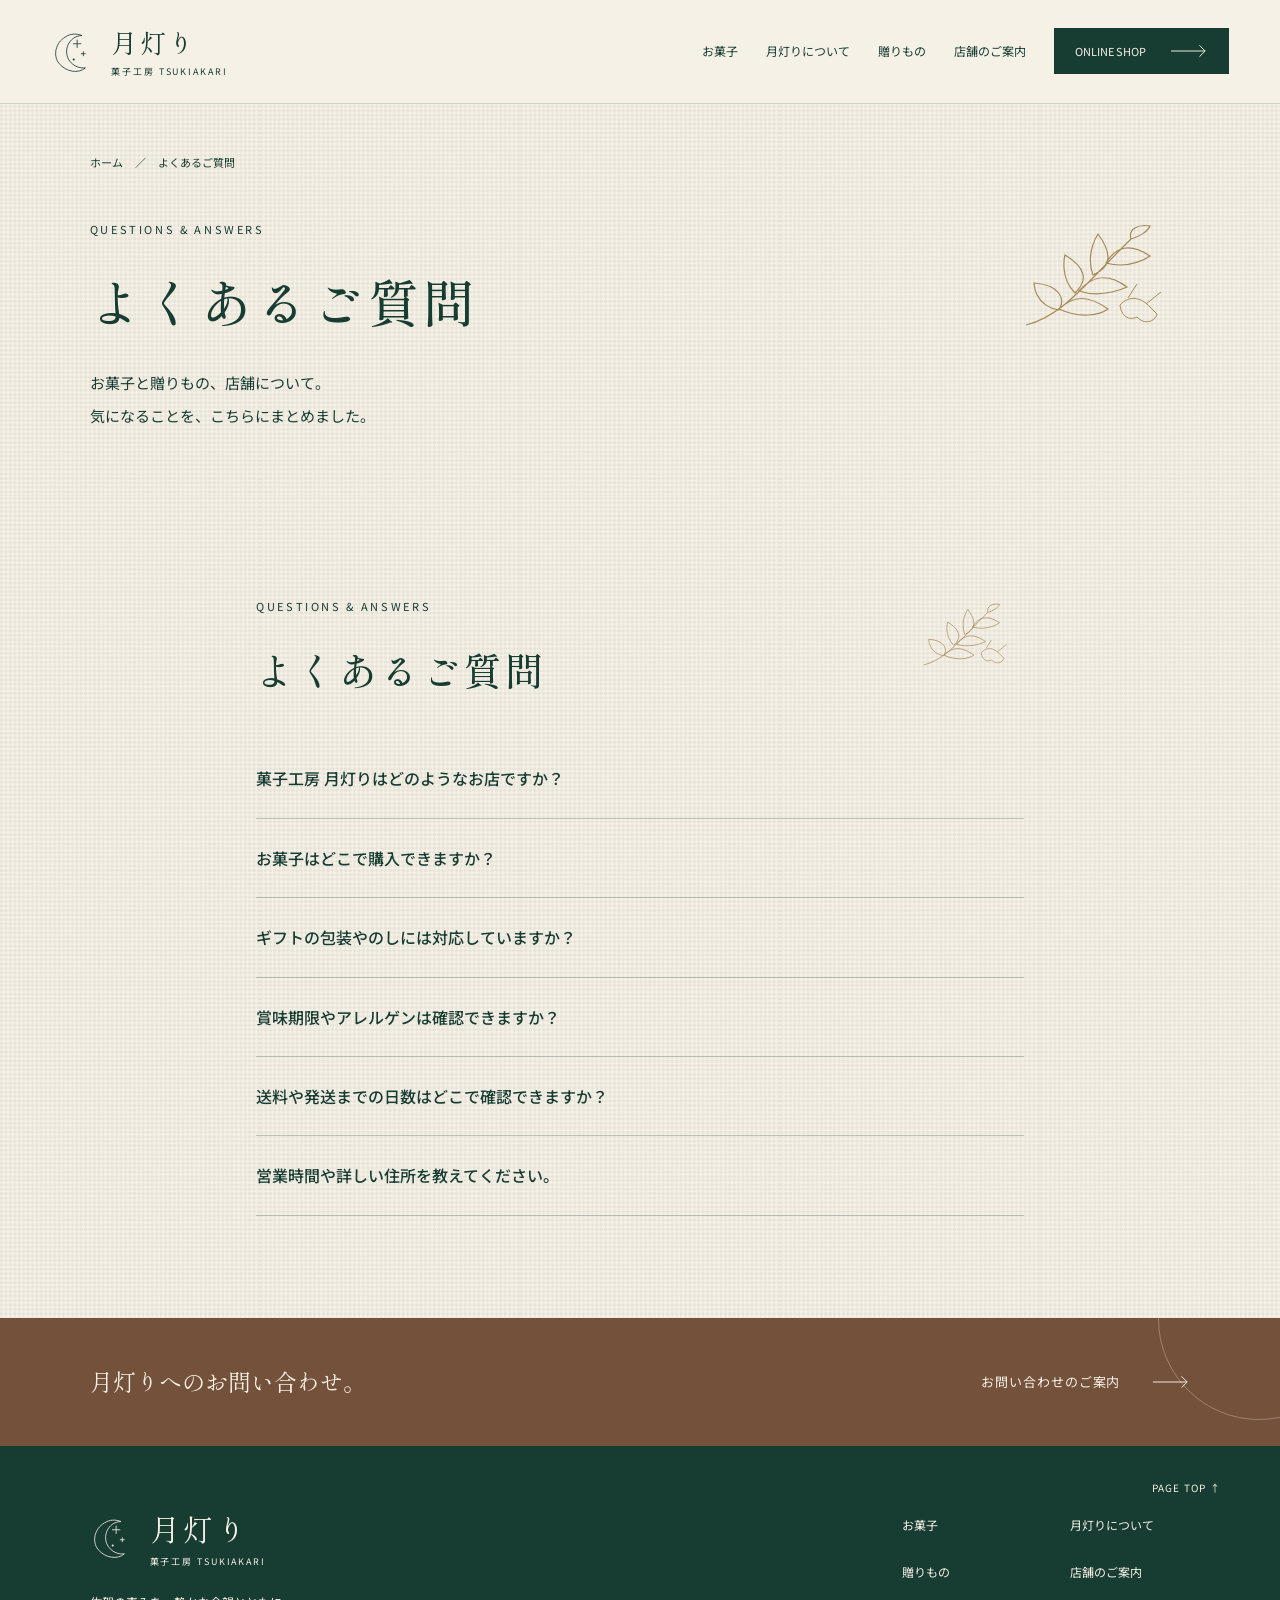
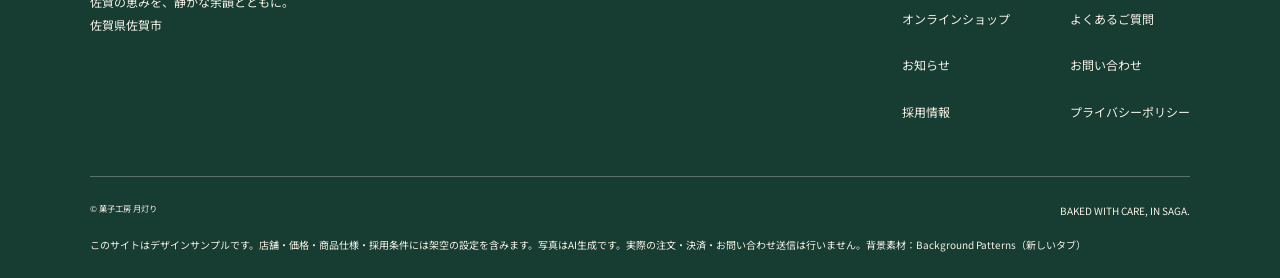
<file: faq.HTML>
<!doctype html>
<html lang="ja" class="no-js">
  <head>
    <meta charset="utf-8" />
    <meta name="viewport" content="width=device-width, initial-scale=1" />
    <title>よくあるご質問 | 菓子工房 月灯り</title>
    <meta
      name="description"
      content="菓子工房 月灯りへのよくあるご質問。店舗・購入先・ギフト包装・賞味期限・アレルゲン・配送について、現在のご案内をまとめています。"
    />
    <meta name="robots" content="index,follow,max-image-preview:large" />
    <meta name="theme-color" content="#173c32" />
    <meta property="og:locale" content="ja_JP" />
    <meta property="og:type" content="website" />
    <meta property="og:site_name" content="菓子工房 月灯り" />
    <meta property="og:title" content="よくあるご質問" />
    <meta
      property="og:description"
      content="菓子工房 月灯りへのよくあるご質問。店舗・購入先・ギフト包装・賞味期限・アレルゲン・配送について、現在のご案内をまとめています。"
    />
    <meta property="og:image" content="images/hero.webp" />
    <meta property="og:image:alt" content="月灯りの焼き菓子と深緑のギフト箱" />
    <meta name="twitter:card" content="summary_large_image" />
    <link rel="icon" href="images/moon.svg" type="image/svg+xml" />
    <link rel="preconnect" href="https://fonts.googleapis.com" />
    <link rel="preconnect" href="https://fonts.gstatic.com" crossorigin />
    <link rel="stylesheet" href="style.CSS" />
    <!-- 公開前：実ドメインでcanonical・og:url・og:imageの絶対URL、JSON-LDのURL/@idを設定。確定した所在地・電話・営業日時・EC/SNS URLを反映。価格・アレルゲン等は実商品情報を確認。ホスト側でsitemap.xml/robots.txtを設定。 -->
    <script type="application/ld+json">
      {
        "@context": "https://schema.org",
        "@graph": [
          {
            "@type": "Bakery",
            "@id": "#tsukiakari",
            "name": "菓子工房 月灯り",
            "description": "佐賀県佐賀市の焼き菓子・洋菓子店。地元素材のフィナンシェとギフト商品。",
            "address": {
              "@type": "PostalAddress",
              "addressLocality": "佐賀市",
              "addressRegion": "佐賀県",
              "addressCountry": "JP"
            }
          },
          {
            "@type": "WebSite",
            "@id": "#website",
            "name": "菓子工房 月灯り",
            "inLanguage": "ja"
          },
          {
            "@type": "WebPage",
            "name": "よくあるご質問",
            "description": "菓子工房 月灯りへのよくあるご質問。店舗・購入先・ギフト包装・賞味期限・アレルゲン・配送について、現在のご案内をまとめています。",
            "inLanguage": "ja",
            "about": { "@id": "#tsukiakari" }
          },
          {
            "@type": "BreadcrumbList",
            "itemListElement": [
              {
                "@type": "ListItem",
                "position": 1,
                "name": "ホーム",
                "item": "index.HTML"
              },
              {
                "@type": "ListItem",
                "position": 2,
                "name": "よくあるご質問",
                "item": "faq.HTML"
              }
            ]
          },
          {
            "@type": "FAQPage",
            "mainEntity": [
              {
                "@type": "Question",
                "name": "菓子工房 月灯りはどのようなお店ですか？",
                "acceptedAnswer": {
                  "@type": "Answer",
                  "text": "菓子工房 月灯りは、佐賀県佐賀市の焼き菓子・洋菓子店です。地元素材を生かしたフィナンシェと、贈りもの向けの商品をご紹介しています。"
                }
              },
              {
                "@type": "Question",
                "name": "お菓子はどこで購入できますか？",
                "acceptedAnswer": {
                  "@type": "Answer",
                  "text": "店頭ではおひとつから、オンラインショップではギフトの詰め合わせをご紹介しています。営業時間は10:00〜18:00、定休日は火曜日です。オンラインページでは商品選びを体験できます。"
                }
              },
              {
                "@type": "Question",
                "name": "ギフトの包装やのしには対応していますか？",
                "acceptedAnswer": {
                  "@type": "Answer",
                  "text": "ギフト箱はリボン包装でお届けします。のしは無料、手提げ袋は1枚55円（税込）です。ご用途に合わせてお選びいただけます。"
                }
              },
              {
                "@type": "Question",
                "name": "賞味期限やアレルゲンは確認できますか？",
                "acceptedAnswer": {
                  "@type": "Answer",
                  "text": "フィナンシェは製造日から21日が賞味期限の目安です。直射日光・高温多湿を避けて保存してください。アレルゲンは小麦・卵・乳成分・アーモンドです。商品ごとの詳しい表示は商品ページをご覧ください。"
                }
              },
              {
                "@type": "Question",
                "name": "送料や発送までの日数はどこで確認できますか？",
                "acceptedAnswer": {
                  "@type": "Answer",
                  "text": "配送の目安は3〜5営業日、送料は全国一律770円（税込）、商品合計5,400円以上で送料無料です。このデザインサンプルでは商品選びを体験でき、実際の注文・決済は行いません。"
                }
              },
              {
                "@type": "Question",
                "name": "営業時間や詳しい住所を教えてください。",
                "acceptedAnswer": {
                  "@type": "Answer",
                  "text": "店舗情報のサンプルは佐賀県佐賀市松原2丁目、営業時間10:00〜18:00、火曜定休です。地図は松原エリアを表示しており、実店舗の位置を示すものではありません。"
                }
              }
            ]
          }
        ]
      }
    </script>
    <script src="script.JS" defer></script>
  </head>
  <body>
    <div class="site-loader" aria-hidden="true">
      <div class="loader-orbit"></div>
      <div class="loader-content">
        <svg
          class="brand-mark"
          viewBox="0 0 64 64"
          fill="none"
          aria-hidden="true"
        >
          <path
            d="M45 8C25 9 17 31 27 45c6 8 15 11 23 10C40 64 22 61 12 49 2 37 7 18 21 10c8-5 16-5 24-2Z"
            stroke="currentColor"
            stroke-width="1.2"
          />
          <path
            d="M38 14v12M32 20h12M47 31v7M43.5 34.5h7"
            stroke="currentColor"
            stroke-width="1.2"
          />
          <circle cx="33" cy="43" r="1.5" fill="currentColor" /></svg
        ><span class="loader-title">月灯り</span
        ><span class="loader-subtitle">菓子工房 TSUKIAKARI</span
        ><span class="loader-line"></span
        ><span class="loader-message">ひとつの余韻を、お届けします。</span>
      </div>
    </div>
    <a class="skip" href="#main">本文へ移動</a>
    <header class="site-header" id="top">
      <div class="header-inner">
        <a class="brand" href="index.HTML" aria-label="菓子工房 月灯り ホーム"
          ><svg
            class="brand-mark"
            viewBox="0 0 64 64"
            fill="none"
            aria-hidden="true"
          >
            <path
              d="M45 8C25 9 17 31 27 45c6 8 15 11 23 10C40 64 22 61 12 49 2 37 7 18 21 10c8-5 16-5 24-2Z"
              stroke="currentColor"
              stroke-width="1.2"
            />
            <path
              d="M38 14v12M32 20h12M47 31v7M43.5 34.5h7"
              stroke="currentColor"
              stroke-width="1.2"
            />
            <circle cx="33" cy="43" r="1.5" fill="currentColor" /></svg
          ><span class="brand-title"
            >月灯り<small>菓子工房 TSUKIAKARI</small></span
          ></a
        >
        <nav class="desktop-nav" aria-label="メインナビゲーション">
          <a href="products.HTML">お菓子</a
          ><a href="story.HTML">月灯りについて</a
          ><a href="gift.HTML">贈りもの</a><a href="store.HTML">店舗のご案内</a
          ><a class="button shop-link" href="shop.HTML"
            >ONLINE SHOP<svg
              class="arrow"
              viewBox="0 0 40 14"
              fill="none"
              aria-hidden="true"
            >
              <path
                d="M1 7h36M31 1l6 6-6 6"
                stroke="currentColor"
                stroke-width="1"
              /></svg
          ></a>
        </nav>
        <div class="header-controls">
          <a class="mobile-shop" href="shop.HTML">SHOP</a
          ><button
            class="menu-button"
            aria-label="メニューを開く"
            aria-controls="mobile-menu"
            aria-expanded="false"
          >
            <span></span><span></span><small>MENU</small>
          </button>
        </div>
      </div>
    </header>
    <main id="main" tabindex="-1">
      <section class="sub-intro patterned">
        <div class="wrap">
          <nav class="breadcrumb" aria-label="パンくずリスト">
            <a href="index.HTML">ホーム</a><span aria-hidden="true">／</span
            ><span aria-current="page">よくあるご質問</span>
          </nav>
          <div class="sub-heading">
            <div>
              <span class="eyebrow">QUESTIONS & ANSWERS</span>
              <h1>よくあるご質問</h1>
            </div>
            <svg
              class="botanical"
              viewBox="0 0 180 120"
              fill="none"
              aria-hidden="true"
            >
              <path
                d="M16 104c37-9 63-45 105-86M49 89C24 85 24 62 24 62c25 2 32 15 25 27ZM65 72c-16-16-10-38-10-38 20 12 24 25 10 38ZM83 54c-8-22 5-41 5-41 14 19 14 33-5 41ZM96 42c25 7 44-7 44-7-20-13-34-10-44 7ZM69 70c24 8 48-4 48-4-20-15-35-11-48 4ZM49 88c21 10 41 6 49 0-21-15-35-13-49 0ZM121 18c8-2 17-8 19-13-12-2-22 3-19 13Z"
                stroke="currentColor"
                stroke-width="1.2"
              />
              <path
                d="M140 86c-9-10-21-12-30-2 1 11 9 16 17 12 7 8 18 5 20-3l-7-7Z"
                stroke="currentColor"
              />
              <path d="m118 77 9-14M136 83l15-12" stroke="currentColor" />
            </svg>
          </div>
          <p class="sub-lead">
            お菓子と贈りもの、店舗について。<br />気になることを、こちらにまとめました。
          </p>
        </div>
      </section>
      <section class="faq patterned">
        <div class="reading">
          <div class="faq-heading">
            <div>
              <span class="eyebrow">QUESTIONS & ANSWERS</span>
              <h2>よくあるご質問</h2>
            </div>
            <svg
              class="botanical"
              viewBox="0 0 180 120"
              fill="none"
              aria-hidden="true"
            >
              <path
                d="M16 104c37-9 63-45 105-86M49 89C24 85 24 62 24 62c25 2 32 15 25 27ZM65 72c-16-16-10-38-10-38 20 12 24 25 10 38ZM83 54c-8-22 5-41 5-41 14 19 14 33-5 41ZM96 42c25 7 44-7 44-7-20-13-34-10-44 7ZM69 70c24 8 48-4 48-4-20-15-35-11-48 4ZM49 88c21 10 41 6 49 0-21-15-35-13-49 0ZM121 18c8-2 17-8 19-13-12-2-22 3-19 13Z"
                stroke="currentColor"
                stroke-width="1.2"
              />
              <path
                d="M140 86c-9-10-21-12-30-2 1 11 9 16 17 12 7 8 18 5 20-3l-7-7Z"
                stroke="currentColor"
              />
              <path d="m118 77 9-14M136 83l15-12" stroke="currentColor" />
            </svg>
          </div>
          <details>
            <summary>菓子工房 月灯りはどのようなお店ですか？</summary>
            <p>
              菓子工房
              月灯りは、佐賀県佐賀市の焼き菓子・洋菓子店です。地元素材を生かしたフィナンシェと、贈りもの向けの商品をご紹介しています。
            </p>
          </details>
          <details>
            <summary>お菓子はどこで購入できますか？</summary>
            <p>
              店頭ではおひとつから、オンラインショップではギフトの詰め合わせをご紹介しています。営業時間は10:00〜18:00、定休日は火曜日です。オンラインページでは商品選びを体験できます。
            </p>
          </details>
          <details>
            <summary>ギフトの包装やのしには対応していますか？</summary>
            <p>
              ギフト箱はリボン包装でお届けします。のしは無料、手提げ袋は1枚55円（税込）です。ご用途に合わせてお選びいただけます。
            </p>
          </details>
          <details>
            <summary>賞味期限やアレルゲンは確認できますか？</summary>
            <p>
              フィナンシェは製造日から21日が賞味期限の目安です。直射日光・高温多湿を避けて保存してください。アレルゲンは小麦・卵・乳成分・アーモンドです。商品ごとの詳しい表示は商品ページをご覧ください。
            </p>
          </details>
          <details>
            <summary>送料や発送までの日数はどこで確認できますか？</summary>
            <p>
              配送の目安は3〜5営業日、送料は全国一律770円（税込）、商品合計5,400円以上で送料無料です。このデザインサンプルでは商品選びを体験でき、実際の注文・決済は行いません。
            </p>
          </details>
          <details>
            <summary>営業時間や詳しい住所を教えてください。</summary>
            <p>
              店舗情報のサンプルは佐賀県佐賀市松原2丁目、営業時間10:00〜18:00、火曜定休です。地図は松原エリアを表示しており、実店舗の位置を示すものではありません。
            </p>
          </details>
        </div>
      </section>
      <section class="utility-strip">
        <div class="wrap">
          <p>月灯りへのお問い合わせ。</p>
          <a class="link" href="contact.HTML"
            >お問い合わせのご案内<svg
              class="arrow"
              viewBox="0 0 40 14"
              fill="none"
              aria-hidden="true"
            >
              <path
                d="M1 7h36M31 1l6 6-6 6"
                stroke="currentColor"
                stroke-width="1"
              /></svg
          ></a>
        </div>
      </section>
    </main>
    <footer class="site-footer">
      <a class="back-top" href="#top">PAGE TOP ↑</a>
      <div class="wrap">
        <div class="footer-top">
          <div class="footer-brand">
            <a class="brand" href="index.HTML"
              ><svg
                class="brand-mark"
                viewBox="0 0 64 64"
                fill="none"
                aria-hidden="true"
              >
                <path
                  d="M45 8C25 9 17 31 27 45c6 8 15 11 23 10C40 64 22 61 12 49 2 37 7 18 21 10c8-5 16-5 24-2Z"
                  stroke="currentColor"
                  stroke-width="1.2"
                />
                <path
                  d="M38 14v12M32 20h12M47 31v7M43.5 34.5h7"
                  stroke="currentColor"
                  stroke-width="1.2"
                />
                <circle cx="33" cy="43" r="1.5" fill="currentColor" /></svg
              ><span class="brand-title"
                >月灯り<small>菓子工房 TSUKIAKARI</small></span
              ></a
            >
            <p>佐賀の恵みを、静かな余韻とともに。<br />佐賀県佐賀市</p>
          </div>
          <nav class="footer-nav" aria-label="フッターナビゲーション">
            <a href="products.HTML">お菓子</a
            ><a href="story.HTML">月灯りについて</a
            ><a href="gift.HTML">贈りもの</a
            ><a href="store.HTML">店舗のご案内</a
            ><a href="shop.HTML">オンラインショップ</a
            ><a href="faq.HTML">よくあるご質問</a
            ><a href="news.HTML">お知らせ</a
            ><a href="contact.HTML">お問い合わせ</a
            ><a href="recruit.HTML">採用情報</a
            ><a href="privacy.HTML">プライバシーポリシー</a>
          </nav>
        </div>
        <div class="footer-bottom">
          <small>© 菓子工房 月灯り</small><span>BAKED WITH CARE, IN SAGA.</span>
        </div>
        <p class="footer-note">
          このサイトはデザインサンプルです。店舗・価格・商品仕様・採用条件には架空の設定を含みます。写真はAI生成です。実際の注文・決済・お問い合わせ送信は行いません。背景素材：<a
            href="https://background-patterns.co/templates/elegant-floral-pattern-with-delicate-symmetrical-black-lines"
            target="_blank"
            rel="noopener noreferrer"
            >Background Patterns（新しいタブ）</a
          >
        </p>
      </div>
    </footer>
    <div
      class="menu-panel"
      id="mobile-menu"
      role="dialog"
      aria-modal="true"
      aria-label="サイトメニュー"
      hidden
    >
      <div class="menu-top">
        <a class="brand" href="index.HTML"
          ><svg
            class="brand-mark"
            viewBox="0 0 64 64"
            fill="none"
            aria-hidden="true"
          >
            <path
              d="M45 8C25 9 17 31 27 45c6 8 15 11 23 10C40 64 22 61 12 49 2 37 7 18 21 10c8-5 16-5 24-2Z"
              stroke="currentColor"
              stroke-width="1.2"
            />
            <path
              d="M38 14v12M32 20h12M47 31v7M43.5 34.5h7"
              stroke="currentColor"
              stroke-width="1.2"
            />
            <circle cx="33" cy="43" r="1.5" fill="currentColor" /></svg
          ><span class="brand-title"
            >月灯り<small>菓子工房 TSUKIAKARI</small></span
          ></a
        ><button class="menu-close">閉じる</button>
      </div>
      <nav aria-label="モバイルナビゲーション">
        <a href="index.HTML">ホーム<small>HOME</small></a
        ><a href="products.HTML">お菓子<small>SWEETS</small></a
        ><a href="story.HTML">月灯りについて<small>OUR STORY</small></a
        ><a href="gift.HTML">贈りもの<small>GIFT</small></a
        ><a href="store.HTML">店舗のご案内<small>VISIT US</small></a
        ><a href="shop.HTML">オンラインショップ<small>ONLINE SHOP</small></a
        ><a href="faq.HTML">よくあるご質問<small>FAQ</small></a>
      </nav>
      <div class="menu-meta">
        佐賀県佐賀市の焼き菓子・洋菓子店<br /><a
          class="link"
          href="contact.HTML"
          >お問い合わせ<svg
            class="arrow"
            viewBox="0 0 40 14"
            fill="none"
            aria-hidden="true"
          >
            <path
              d="M1 7h36M31 1l6 6-6 6"
              stroke="currentColor"
              stroke-width="1"
            /></svg
        ></a>
      </div>
    </div>
    <div class="transition-curtain" aria-hidden="true">
      <svg
        class="brand-mark"
        viewBox="0 0 64 64"
        fill="none"
        aria-hidden="true"
      >
        <path
          d="M45 8C25 9 17 31 27 45c6 8 15 11 23 10C40 64 22 61 12 49 2 37 7 18 21 10c8-5 16-5 24-2Z"
          stroke="currentColor"
          stroke-width="1.2"
        />
        <path
          d="M38 14v12M32 20h12M47 31v7M43.5 34.5h7"
          stroke="currentColor"
          stroke-width="1.2"
        />
        <circle cx="33" cy="43" r="1.5" fill="currentColor" />
      </svg>
    </div>
  </body>
</html>
</file>
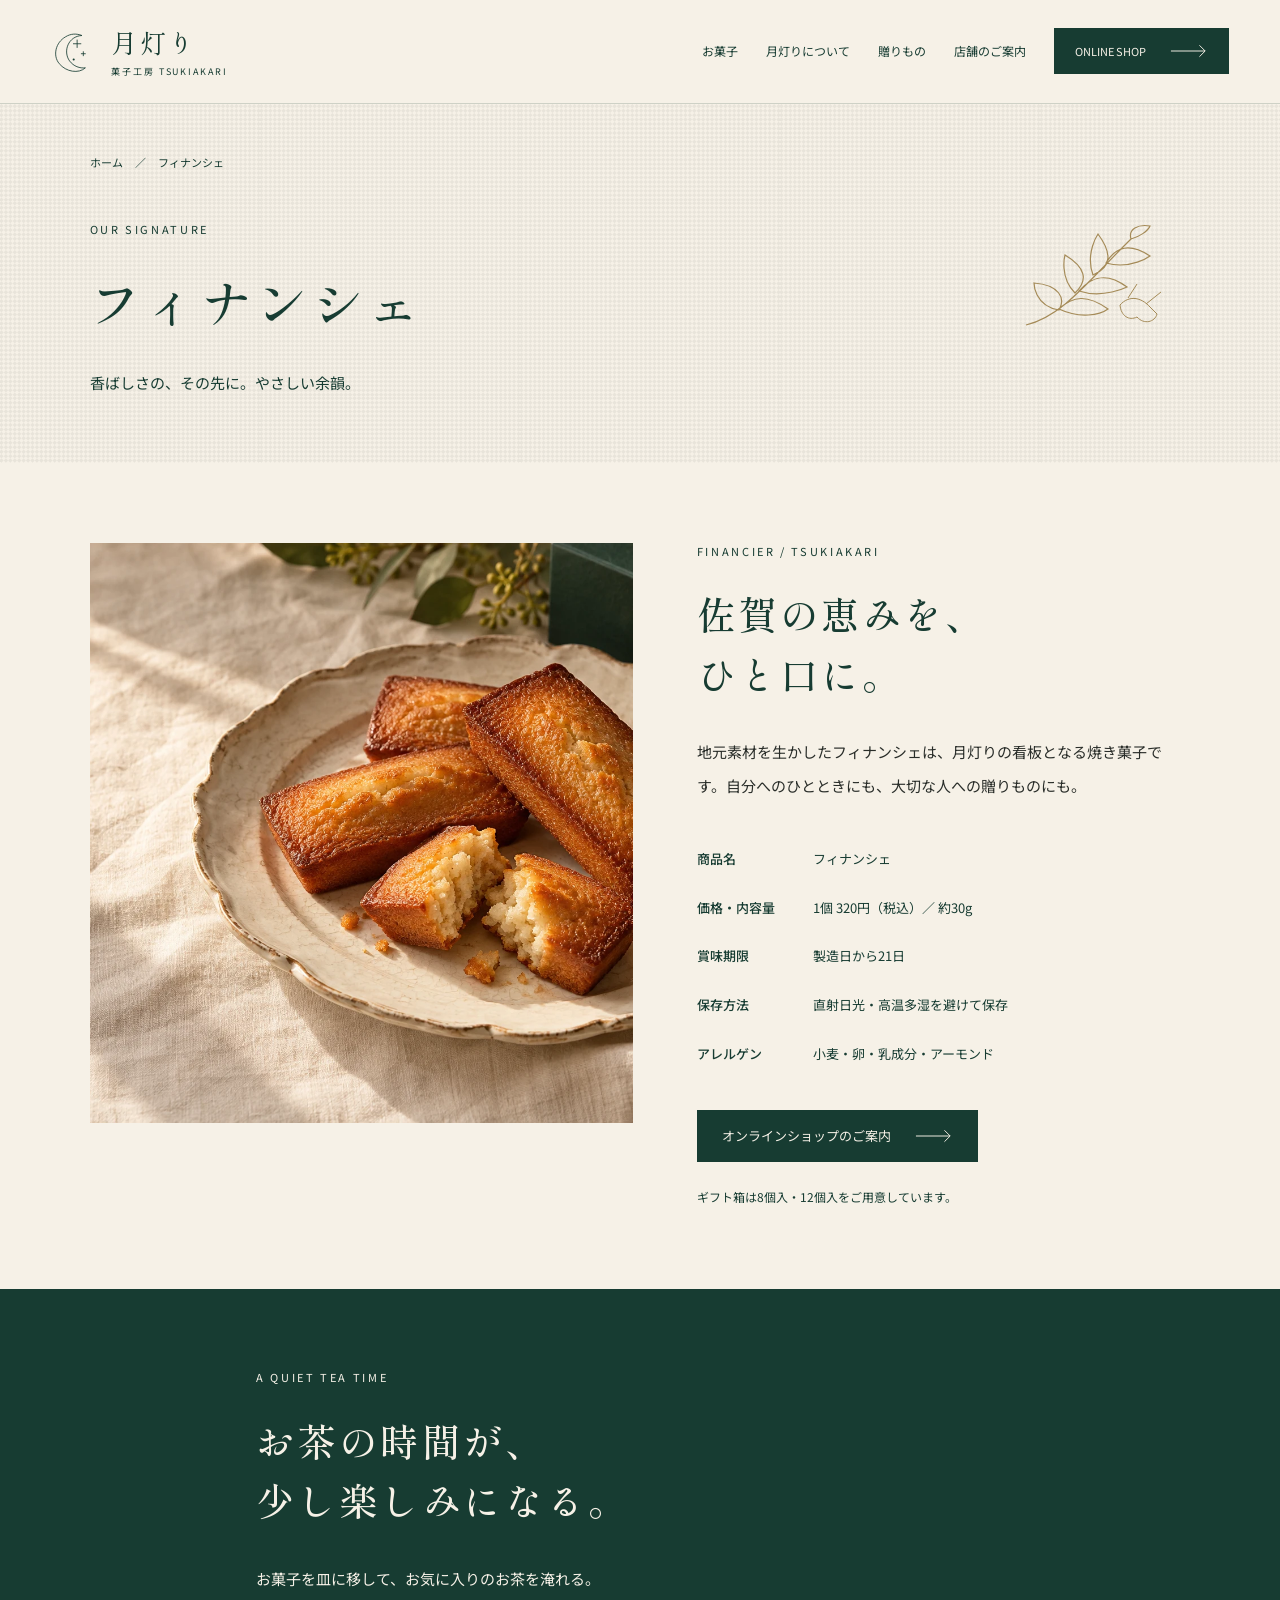
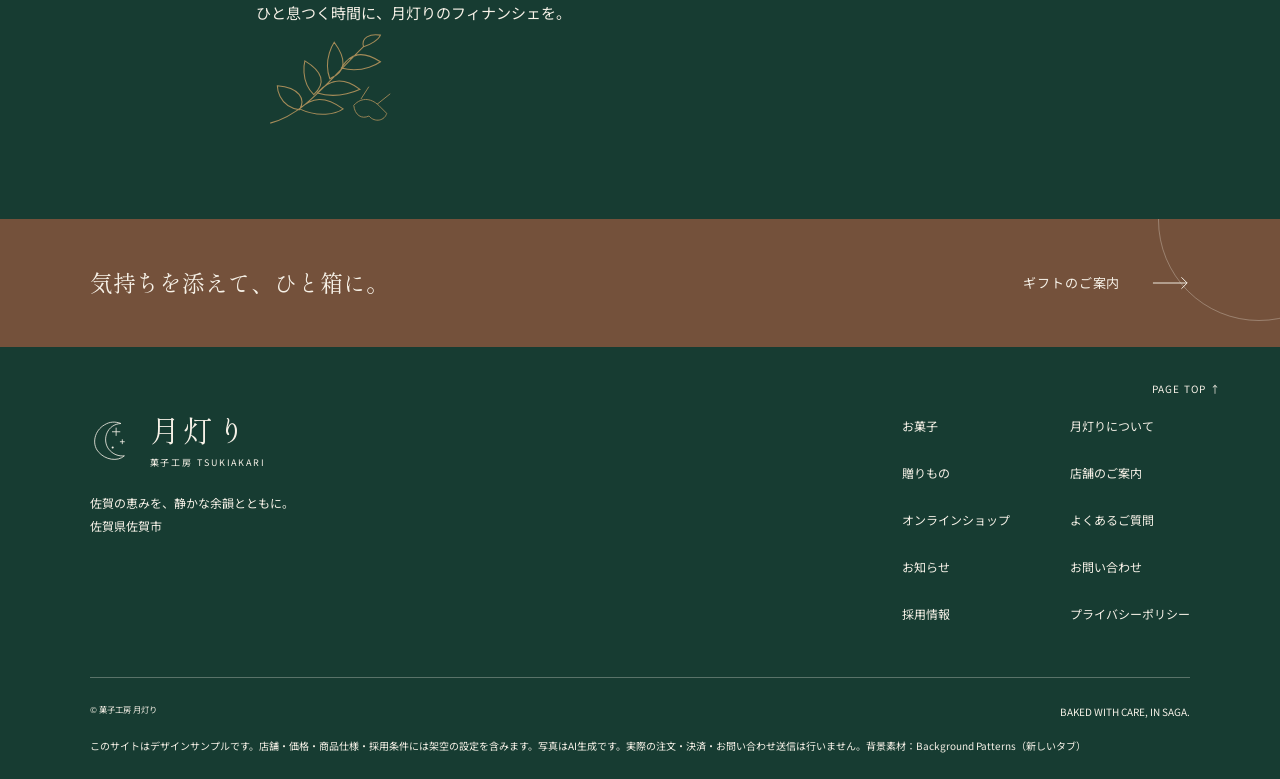
<file: financier.HTML>
<!doctype html>
<html lang="ja" class="no-js">
  <head>
    <meta charset="utf-8" />
    <meta name="viewport" content="width=device-width, initial-scale=1" />
    <title>フィナンシェ | 菓子工房 月灯り</title>
    <meta
      name="description"
      content="佐賀県佐賀市の菓子工房 月灯りのフィナンシェ。地元素材を生かした看板の焼き菓子をご紹介。商品情報とギフトのご案内をご覧ください。"
    />
    <meta name="robots" content="index,follow,max-image-preview:large" />
    <meta name="theme-color" content="#173c32" />
    <meta property="og:locale" content="ja_JP" />
    <meta property="og:type" content="website" />
    <meta property="og:site_name" content="菓子工房 月灯り" />
    <meta property="og:title" content="フィナンシェ" />
    <meta
      property="og:description"
      content="佐賀県佐賀市の菓子工房 月灯りのフィナンシェ。地元素材を生かした看板の焼き菓子をご紹介。商品情報とギフトのご案内をご覧ください。"
    />
    <meta property="og:image" content="images/hero.webp" />
    <meta property="og:image:alt" content="月灯りの焼き菓子と深緑のギフト箱" />
    <meta name="twitter:card" content="summary_large_image" />
    <link rel="icon" href="images/moon.svg" type="image/svg+xml" />
    <link rel="preconnect" href="https://fonts.googleapis.com" />
    <link rel="preconnect" href="https://fonts.gstatic.com" crossorigin />
    <link rel="stylesheet" href="style.CSS" />
    <!-- 公開前：実ドメインでcanonical・og:url・og:imageの絶対URL、JSON-LDのURL/@idを設定。確定した所在地・電話・営業日時・EC/SNS URLを反映。価格・アレルゲン等は実商品情報を確認。ホスト側でsitemap.xml/robots.txtを設定。 -->
    <script type="application/ld+json">
      {
        "@context": "https://schema.org",
        "@graph": [
          {
            "@type": "Bakery",
            "@id": "#tsukiakari",
            "name": "菓子工房 月灯り",
            "description": "佐賀県佐賀市の焼き菓子・洋菓子店。地元素材のフィナンシェとギフト商品。",
            "address": {
              "@type": "PostalAddress",
              "addressLocality": "佐賀市",
              "addressRegion": "佐賀県",
              "addressCountry": "JP"
            }
          },
          {
            "@type": "WebSite",
            "@id": "#website",
            "name": "菓子工房 月灯り",
            "inLanguage": "ja"
          },
          {
            "@type": "WebPage",
            "name": "フィナンシェ",
            "description": "佐賀県佐賀市の菓子工房 月灯りのフィナンシェ。地元素材を生かした看板の焼き菓子をご紹介。商品情報とギフトのご案内をご覧ください。",
            "inLanguage": "ja",
            "about": { "@id": "#tsukiakari" }
          },
          {
            "@type": "BreadcrumbList",
            "itemListElement": [
              {
                "@type": "ListItem",
                "position": 1,
                "name": "ホーム",
                "item": "index.HTML"
              },
              {
                "@type": "ListItem",
                "position": 2,
                "name": "フィナンシェ",
                "item": "financier.HTML"
              }
            ]
          },
          {
            "@type": "Product",
            "name": "フィナンシェ",
            "description": "地元素材を生かした菓子工房 月灯りのフィナンシェ。",
            "brand": { "@type": "Brand", "name": "菓子工房 月灯り" }
          }
        ]
      }
    </script>
    <script src="script.JS" defer></script>
  </head>
  <body>
    <div class="site-loader" aria-hidden="true">
      <div class="loader-orbit"></div>
      <div class="loader-content">
        <svg
          class="brand-mark"
          viewBox="0 0 64 64"
          fill="none"
          aria-hidden="true"
        >
          <path
            d="M45 8C25 9 17 31 27 45c6 8 15 11 23 10C40 64 22 61 12 49 2 37 7 18 21 10c8-5 16-5 24-2Z"
            stroke="currentColor"
            stroke-width="1.2"
          />
          <path
            d="M38 14v12M32 20h12M47 31v7M43.5 34.5h7"
            stroke="currentColor"
            stroke-width="1.2"
          />
          <circle cx="33" cy="43" r="1.5" fill="currentColor" /></svg
        ><span class="loader-title">月灯り</span
        ><span class="loader-subtitle">菓子工房 TSUKIAKARI</span
        ><span class="loader-line"></span
        ><span class="loader-message">ひとつの余韻を、お届けします。</span>
      </div>
    </div>
    <a class="skip" href="#main">本文へ移動</a>
    <header class="site-header" id="top">
      <div class="header-inner">
        <a class="brand" href="index.HTML" aria-label="菓子工房 月灯り ホーム"
          ><svg
            class="brand-mark"
            viewBox="0 0 64 64"
            fill="none"
            aria-hidden="true"
          >
            <path
              d="M45 8C25 9 17 31 27 45c6 8 15 11 23 10C40 64 22 61 12 49 2 37 7 18 21 10c8-5 16-5 24-2Z"
              stroke="currentColor"
              stroke-width="1.2"
            />
            <path
              d="M38 14v12M32 20h12M47 31v7M43.5 34.5h7"
              stroke="currentColor"
              stroke-width="1.2"
            />
            <circle cx="33" cy="43" r="1.5" fill="currentColor" /></svg
          ><span class="brand-title"
            >月灯り<small>菓子工房 TSUKIAKARI</small></span
          ></a
        >
        <nav class="desktop-nav" aria-label="メインナビゲーション">
          <a href="products.HTML">お菓子</a
          ><a href="story.HTML">月灯りについて</a
          ><a href="gift.HTML">贈りもの</a><a href="store.HTML">店舗のご案内</a
          ><a class="button shop-link" href="shop.HTML"
            >ONLINE SHOP<svg
              class="arrow"
              viewBox="0 0 40 14"
              fill="none"
              aria-hidden="true"
            >
              <path
                d="M1 7h36M31 1l6 6-6 6"
                stroke="currentColor"
                stroke-width="1"
              /></svg
          ></a>
        </nav>
        <div class="header-controls">
          <a class="mobile-shop" href="shop.HTML">SHOP</a
          ><button
            class="menu-button"
            aria-label="メニューを開く"
            aria-controls="mobile-menu"
            aria-expanded="false"
          >
            <span></span><span></span><small>MENU</small>
          </button>
        </div>
      </div>
    </header>
    <main id="main" tabindex="-1">
      <section class="sub-intro patterned">
        <div class="wrap">
          <nav class="breadcrumb" aria-label="パンくずリスト">
            <a href="index.HTML">ホーム</a><span aria-hidden="true">／</span
            ><span aria-current="page">フィナンシェ</span>
          </nav>
          <div class="sub-heading">
            <div>
              <span class="eyebrow">OUR SIGNATURE</span>
              <h1>フィナンシェ</h1>
            </div>
            <svg
              class="botanical"
              viewBox="0 0 180 120"
              fill="none"
              aria-hidden="true"
            >
              <path
                d="M16 104c37-9 63-45 105-86M49 89C24 85 24 62 24 62c25 2 32 15 25 27ZM65 72c-16-16-10-38-10-38 20 12 24 25 10 38ZM83 54c-8-22 5-41 5-41 14 19 14 33-5 41ZM96 42c25 7 44-7 44-7-20-13-34-10-44 7ZM69 70c24 8 48-4 48-4-20-15-35-11-48 4ZM49 88c21 10 41 6 49 0-21-15-35-13-49 0ZM121 18c8-2 17-8 19-13-12-2-22 3-19 13Z"
                stroke="currentColor"
                stroke-width="1.2"
              />
              <path
                d="M140 86c-9-10-21-12-30-2 1 11 9 16 17 12 7 8 18 5 20-3l-7-7Z"
                stroke="currentColor"
              />
              <path d="m118 77 9-14M136 83l15-12" stroke="currentColor" />
            </svg>
          </div>
          <p class="sub-lead">香ばしさの、その先に。やさしい余韻。</p>
        </div>
      </section>
      <section class="content-block">
        <div class="wrap product-detail">
          <div
            class="photo photo-hero"
            role="img"
            aria-label="皿に並べたフィナンシェと断面"
          ></div>
          <div>
            <span class="eyebrow">FINANCIER / TSUKIAKARI</span>
            <h2>佐賀の恵みを、<br />ひと口に。</h2>
            <p class="copy">
              地元素材を生かしたフィナンシェは、月灯りの看板となる焼き菓子です。自分へのひとときにも、大切な人への贈りものにも。
            </p>
            <dl class="specs">
              <div>
                <dt>商品名</dt>
                <dd>フィナンシェ</dd>
              </div>
              <div>
                <dt>価格・内容量</dt>
                <dd>1個 320円（税込）／ 約30g</dd>
              </div>
              <div>
                <dt>賞味期限</dt>
                <dd>製造日から21日</dd>
              </div>
              <div>
                <dt>保存方法</dt>
                <dd>直射日光・高温多湿を避けて保存</dd>
              </div>
              <div>
                <dt>アレルゲン</dt>
                <dd>小麦・卵・乳成分・アーモンド</dd>
              </div>
            </dl>
            <a class="button" href="shop.HTML"
              >オンラインショップのご案内<svg
                class="arrow"
                viewBox="0 0 40 14"
                fill="none"
                aria-hidden="true"
              >
                <path
                  d="M1 7h36M31 1l6 6-6 6"
                  stroke="currentColor"
                  stroke-width="1"
                /></svg
            ></a>
            <p class="guide-note">
              ギフト箱は8個入・12個入をご用意しています。
            </p>
          </div>
        </div>
      </section>
      <section class="content-block dark">
        <div class="reading">
          <span class="eyebrow">A QUIET TEA TIME</span>
          <h2>お茶の時間が、<br />少し楽しみになる。</h2>
          <p class="copy">
            お菓子を皿に移して、お気に入りのお茶を淹れる。<br />ひと息つく時間に、月灯りのフィナンシェを。
          </p>
          <svg
            class="botanical"
            viewBox="0 0 180 120"
            fill="none"
            aria-hidden="true"
          >
            <path
              d="M16 104c37-9 63-45 105-86M49 89C24 85 24 62 24 62c25 2 32 15 25 27ZM65 72c-16-16-10-38-10-38 20 12 24 25 10 38ZM83 54c-8-22 5-41 5-41 14 19 14 33-5 41ZM96 42c25 7 44-7 44-7-20-13-34-10-44 7ZM69 70c24 8 48-4 48-4-20-15-35-11-48 4ZM49 88c21 10 41 6 49 0-21-15-35-13-49 0ZM121 18c8-2 17-8 19-13-12-2-22 3-19 13Z"
              stroke="currentColor"
              stroke-width="1.2"
            />
            <path
              d="M140 86c-9-10-21-12-30-2 1 11 9 16 17 12 7 8 18 5 20-3l-7-7Z"
              stroke="currentColor"
            />
            <path d="m118 77 9-14M136 83l15-12" stroke="currentColor" />
          </svg>
        </div>
      </section>
      <section class="utility-strip">
        <div class="wrap">
          <p>気持ちを添えて、ひと箱に。</p>
          <a class="link" href="gift.HTML"
            >ギフトのご案内<svg
              class="arrow"
              viewBox="0 0 40 14"
              fill="none"
              aria-hidden="true"
            >
              <path
                d="M1 7h36M31 1l6 6-6 6"
                stroke="currentColor"
                stroke-width="1"
              /></svg
          ></a>
        </div>
      </section>
    </main>
    <footer class="site-footer">
      <a class="back-top" href="#top">PAGE TOP ↑</a>
      <div class="wrap">
        <div class="footer-top">
          <div class="footer-brand">
            <a class="brand" href="index.HTML"
              ><svg
                class="brand-mark"
                viewBox="0 0 64 64"
                fill="none"
                aria-hidden="true"
              >
                <path
                  d="M45 8C25 9 17 31 27 45c6 8 15 11 23 10C40 64 22 61 12 49 2 37 7 18 21 10c8-5 16-5 24-2Z"
                  stroke="currentColor"
                  stroke-width="1.2"
                />
                <path
                  d="M38 14v12M32 20h12M47 31v7M43.5 34.5h7"
                  stroke="currentColor"
                  stroke-width="1.2"
                />
                <circle cx="33" cy="43" r="1.5" fill="currentColor" /></svg
              ><span class="brand-title"
                >月灯り<small>菓子工房 TSUKIAKARI</small></span
              ></a
            >
            <p>佐賀の恵みを、静かな余韻とともに。<br />佐賀県佐賀市</p>
          </div>
          <nav class="footer-nav" aria-label="フッターナビゲーション">
            <a href="products.HTML">お菓子</a
            ><a href="story.HTML">月灯りについて</a
            ><a href="gift.HTML">贈りもの</a
            ><a href="store.HTML">店舗のご案内</a
            ><a href="shop.HTML">オンラインショップ</a
            ><a href="faq.HTML">よくあるご質問</a
            ><a href="news.HTML">お知らせ</a
            ><a href="contact.HTML">お問い合わせ</a
            ><a href="recruit.HTML">採用情報</a
            ><a href="privacy.HTML">プライバシーポリシー</a>
          </nav>
        </div>
        <div class="footer-bottom">
          <small>© 菓子工房 月灯り</small><span>BAKED WITH CARE, IN SAGA.</span>
        </div>
        <p class="footer-note">
          このサイトはデザインサンプルです。店舗・価格・商品仕様・採用条件には架空の設定を含みます。写真はAI生成です。実際の注文・決済・お問い合わせ送信は行いません。背景素材：<a
            href="https://background-patterns.co/templates/elegant-floral-pattern-with-delicate-symmetrical-black-lines"
            target="_blank"
            rel="noopener noreferrer"
            >Background Patterns（新しいタブ）</a
          >
        </p>
      </div>
    </footer>
    <div
      class="menu-panel"
      id="mobile-menu"
      role="dialog"
      aria-modal="true"
      aria-label="サイトメニュー"
      hidden
    >
      <div class="menu-top">
        <a class="brand" href="index.HTML"
          ><svg
            class="brand-mark"
            viewBox="0 0 64 64"
            fill="none"
            aria-hidden="true"
          >
            <path
              d="M45 8C25 9 17 31 27 45c6 8 15 11 23 10C40 64 22 61 12 49 2 37 7 18 21 10c8-5 16-5 24-2Z"
              stroke="currentColor"
              stroke-width="1.2"
            />
            <path
              d="M38 14v12M32 20h12M47 31v7M43.5 34.5h7"
              stroke="currentColor"
              stroke-width="1.2"
            />
            <circle cx="33" cy="43" r="1.5" fill="currentColor" /></svg
          ><span class="brand-title"
            >月灯り<small>菓子工房 TSUKIAKARI</small></span
          ></a
        ><button class="menu-close">閉じる</button>
      </div>
      <nav aria-label="モバイルナビゲーション">
        <a href="index.HTML">ホーム<small>HOME</small></a
        ><a href="products.HTML">お菓子<small>SWEETS</small></a
        ><a href="story.HTML">月灯りについて<small>OUR STORY</small></a
        ><a href="gift.HTML">贈りもの<small>GIFT</small></a
        ><a href="store.HTML">店舗のご案内<small>VISIT US</small></a
        ><a href="shop.HTML">オンラインショップ<small>ONLINE SHOP</small></a
        ><a href="faq.HTML">よくあるご質問<small>FAQ</small></a>
      </nav>
      <div class="menu-meta">
        佐賀県佐賀市の焼き菓子・洋菓子店<br /><a
          class="link"
          href="contact.HTML"
          >お問い合わせ<svg
            class="arrow"
            viewBox="0 0 40 14"
            fill="none"
            aria-hidden="true"
          >
            <path
              d="M1 7h36M31 1l6 6-6 6"
              stroke="currentColor"
              stroke-width="1"
            /></svg
        ></a>
      </div>
    </div>
    <div class="transition-curtain" aria-hidden="true">
      <svg
        class="brand-mark"
        viewBox="0 0 64 64"
        fill="none"
        aria-hidden="true"
      >
        <path
          d="M45 8C25 9 17 31 27 45c6 8 15 11 23 10C40 64 22 61 12 49 2 37 7 18 21 10c8-5 16-5 24-2Z"
          stroke="currentColor"
          stroke-width="1.2"
        />
        <path
          d="M38 14v12M32 20h12M47 31v7M43.5 34.5h7"
          stroke="currentColor"
          stroke-width="1.2"
        />
        <circle cx="33" cy="43" r="1.5" fill="currentColor" />
      </svg>
    </div>
  </body>
</html>
</file>
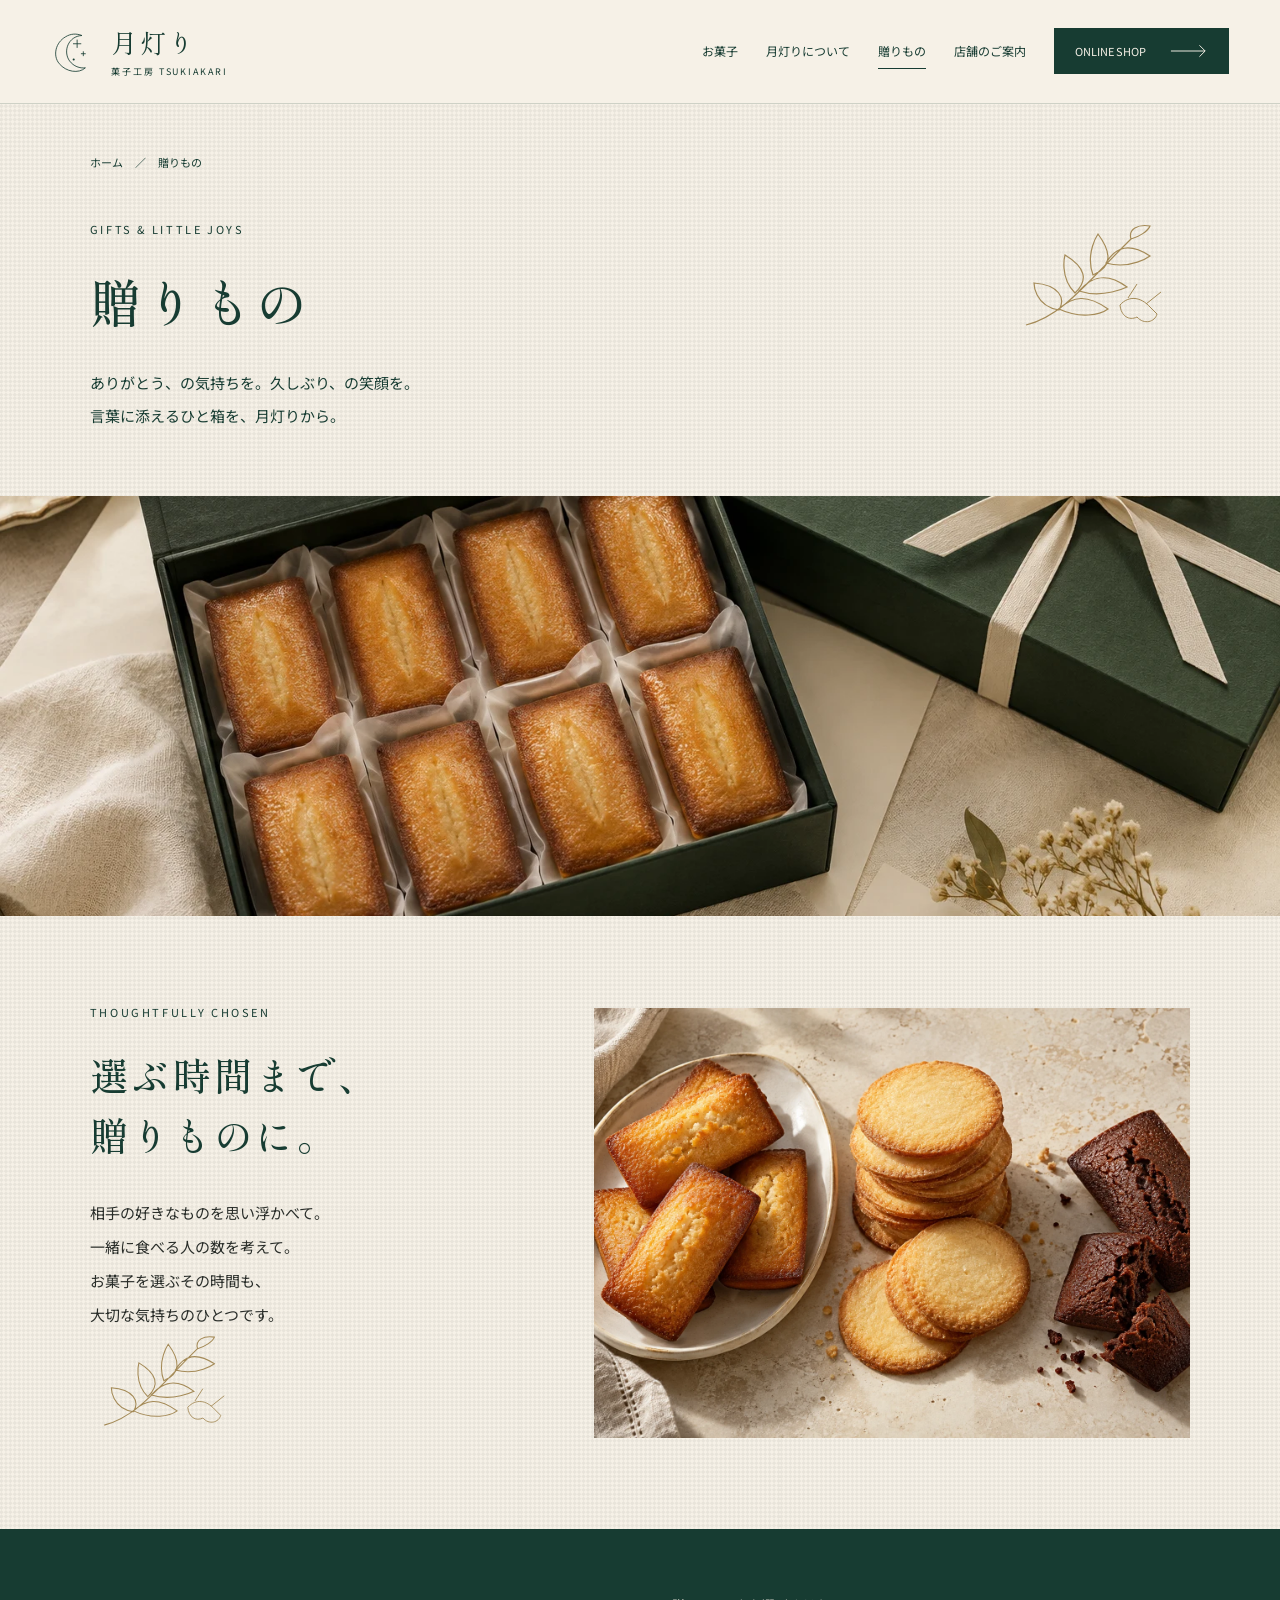
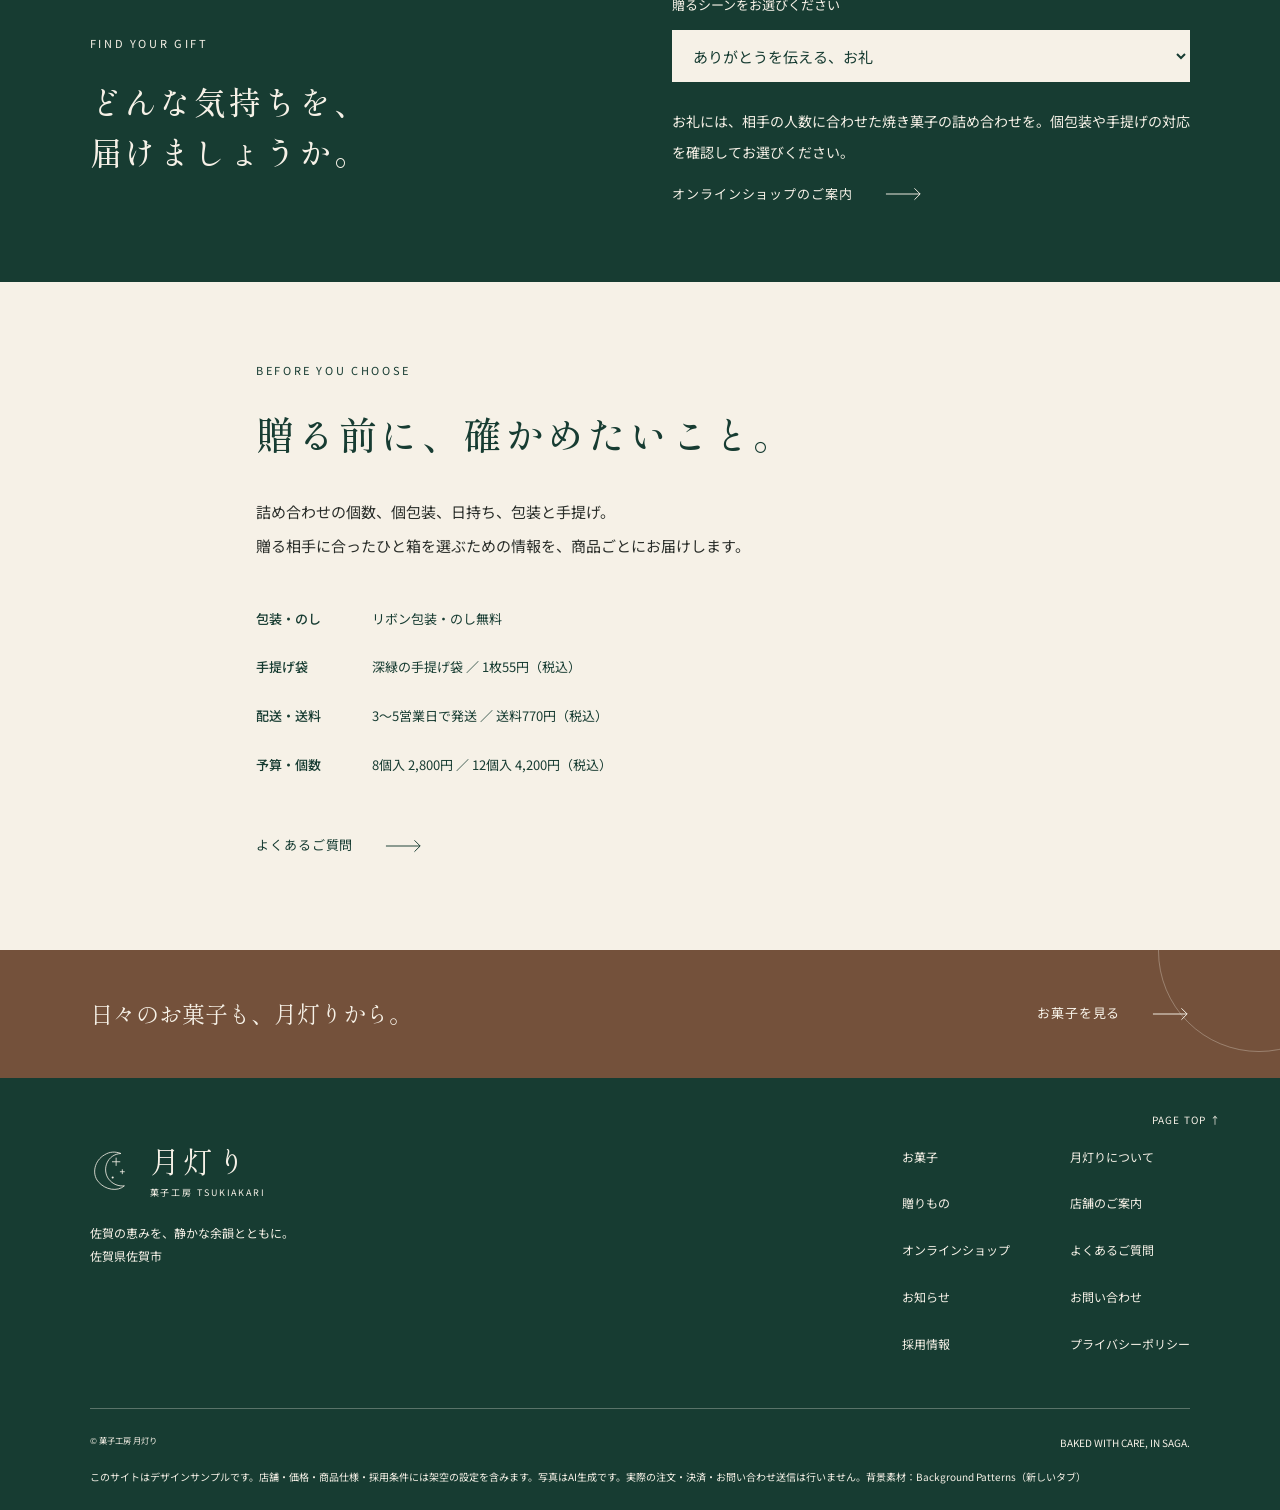
<file: gift.HTML>
<!doctype html>
<html lang="ja" class="no-js">
  <head>
    <meta charset="utf-8" />
    <meta name="viewport" content="width=device-width, initial-scale=1" />
    <title>贈りもの | 菓子工房 月灯り</title>
    <meta
      name="description"
      content="お礼や手土産、季節のご挨拶に。菓子工房 月灯りの焼き菓子ギフトをご紹介。用途に合わせた選び方、包装と配送のご案内をご覧ください。"
    />
    <meta name="robots" content="index,follow,max-image-preview:large" />
    <meta name="theme-color" content="#173c32" />
    <meta property="og:locale" content="ja_JP" />
    <meta property="og:type" content="website" />
    <meta property="og:site_name" content="菓子工房 月灯り" />
    <meta property="og:title" content="贈りもの" />
    <meta
      property="og:description"
      content="お礼や手土産、季節のご挨拶に。菓子工房 月灯りの焼き菓子ギフトをご紹介。用途に合わせた選び方、包装と配送のご案内をご覧ください。"
    />
    <meta property="og:image" content="images/hero.webp" />
    <meta property="og:image:alt" content="月灯りの焼き菓子と深緑のギフト箱" />
    <meta name="twitter:card" content="summary_large_image" />
    <link rel="icon" href="images/moon.svg" type="image/svg+xml" />
    <link rel="preconnect" href="https://fonts.googleapis.com" />
    <link rel="preconnect" href="https://fonts.gstatic.com" crossorigin />
    <link rel="stylesheet" href="style.CSS" />
    <!-- 公開前：実ドメインでcanonical・og:url・og:imageの絶対URL、JSON-LDのURL/@idを設定。確定した所在地・電話・営業日時・EC/SNS URLを反映。価格・アレルゲン等は実商品情報を確認。ホスト側でsitemap.xml/robots.txtを設定。 -->
    <script type="application/ld+json">
      {
        "@context": "https://schema.org",
        "@graph": [
          {
            "@type": "Bakery",
            "@id": "#tsukiakari",
            "name": "菓子工房 月灯り",
            "description": "佐賀県佐賀市の焼き菓子・洋菓子店。地元素材のフィナンシェとギフト商品。",
            "address": {
              "@type": "PostalAddress",
              "addressLocality": "佐賀市",
              "addressRegion": "佐賀県",
              "addressCountry": "JP"
            }
          },
          {
            "@type": "WebSite",
            "@id": "#website",
            "name": "菓子工房 月灯り",
            "inLanguage": "ja"
          },
          {
            "@type": "WebPage",
            "name": "贈りもの",
            "description": "お礼や手土産、季節のご挨拶に。菓子工房 月灯りの焼き菓子ギフトをご紹介。用途に合わせた選び方、包装と配送のご案内をご覧ください。",
            "inLanguage": "ja",
            "about": { "@id": "#tsukiakari" }
          },
          {
            "@type": "BreadcrumbList",
            "itemListElement": [
              {
                "@type": "ListItem",
                "position": 1,
                "name": "ホーム",
                "item": "index.HTML"
              },
              {
                "@type": "ListItem",
                "position": 2,
                "name": "贈りもの",
                "item": "gift.HTML"
              }
            ]
          }
        ]
      }
    </script>
    <script src="script.JS" defer></script>
  </head>
  <body>
    <div class="site-loader" aria-hidden="true">
      <div class="loader-orbit"></div>
      <div class="loader-content">
        <svg
          class="brand-mark"
          viewBox="0 0 64 64"
          fill="none"
          aria-hidden="true"
        >
          <path
            d="M45 8C25 9 17 31 27 45c6 8 15 11 23 10C40 64 22 61 12 49 2 37 7 18 21 10c8-5 16-5 24-2Z"
            stroke="currentColor"
            stroke-width="1.2"
          />
          <path
            d="M38 14v12M32 20h12M47 31v7M43.5 34.5h7"
            stroke="currentColor"
            stroke-width="1.2"
          />
          <circle cx="33" cy="43" r="1.5" fill="currentColor" /></svg
        ><span class="loader-title">月灯り</span
        ><span class="loader-subtitle">菓子工房 TSUKIAKARI</span
        ><span class="loader-line"></span
        ><span class="loader-message">ひとつの余韻を、お届けします。</span>
      </div>
    </div>
    <a class="skip" href="#main">本文へ移動</a>
    <header class="site-header" id="top">
      <div class="header-inner">
        <a class="brand" href="index.HTML" aria-label="菓子工房 月灯り ホーム"
          ><svg
            class="brand-mark"
            viewBox="0 0 64 64"
            fill="none"
            aria-hidden="true"
          >
            <path
              d="M45 8C25 9 17 31 27 45c6 8 15 11 23 10C40 64 22 61 12 49 2 37 7 18 21 10c8-5 16-5 24-2Z"
              stroke="currentColor"
              stroke-width="1.2"
            />
            <path
              d="M38 14v12M32 20h12M47 31v7M43.5 34.5h7"
              stroke="currentColor"
              stroke-width="1.2"
            />
            <circle cx="33" cy="43" r="1.5" fill="currentColor" /></svg
          ><span class="brand-title"
            >月灯り<small>菓子工房 TSUKIAKARI</small></span
          ></a
        >
        <nav class="desktop-nav" aria-label="メインナビゲーション">
          <a href="products.HTML">お菓子</a
          ><a href="story.HTML">月灯りについて</a
          ><a href="gift.HTML" aria-current="page">贈りもの</a
          ><a href="store.HTML">店舗のご案内</a
          ><a class="button shop-link" href="shop.HTML"
            >ONLINE SHOP<svg
              class="arrow"
              viewBox="0 0 40 14"
              fill="none"
              aria-hidden="true"
            >
              <path
                d="M1 7h36M31 1l6 6-6 6"
                stroke="currentColor"
                stroke-width="1"
              /></svg
          ></a>
        </nav>
        <div class="header-controls">
          <a class="mobile-shop" href="shop.HTML">SHOP</a
          ><button
            class="menu-button"
            aria-label="メニューを開く"
            aria-controls="mobile-menu"
            aria-expanded="false"
          >
            <span></span><span></span><small>MENU</small>
          </button>
        </div>
      </div>
    </header>
    <main id="main" tabindex="-1">
      <section class="sub-intro patterned">
        <div class="wrap">
          <nav class="breadcrumb" aria-label="パンくずリスト">
            <a href="index.HTML">ホーム</a><span aria-hidden="true">／</span
            ><span aria-current="page">贈りもの</span>
          </nav>
          <div class="sub-heading">
            <div>
              <span class="eyebrow">GIFTS & LITTLE JOYS</span>
              <h1>贈りもの</h1>
            </div>
            <svg
              class="botanical"
              viewBox="0 0 180 120"
              fill="none"
              aria-hidden="true"
            >
              <path
                d="M16 104c37-9 63-45 105-86M49 89C24 85 24 62 24 62c25 2 32 15 25 27ZM65 72c-16-16-10-38-10-38 20 12 24 25 10 38ZM83 54c-8-22 5-41 5-41 14 19 14 33-5 41ZM96 42c25 7 44-7 44-7-20-13-34-10-44 7ZM69 70c24 8 48-4 48-4-20-15-35-11-48 4ZM49 88c21 10 41 6 49 0-21-15-35-13-49 0ZM121 18c8-2 17-8 19-13-12-2-22 3-19 13Z"
                stroke="currentColor"
                stroke-width="1.2"
              />
              <path
                d="M140 86c-9-10-21-12-30-2 1 11 9 16 17 12 7 8 18 5 20-3l-7-7Z"
                stroke="currentColor"
              />
              <path d="m118 77 9-14M136 83l15-12" stroke="currentColor" />
            </svg>
          </div>
          <p class="sub-lead">
            ありがとう、の気持ちを。久しぶり、の笑顔を。<br />言葉に添えるひと箱を、月灯りから。
          </p>
        </div>
      </section>
      <div
        class="photo photo-gift wide-banner"
        role="img"
        aria-label="深緑の箱とクリーム色のリボンで包んだ焼き菓子ギフト"
      ></div>
      <section class="gift-guide patterned">
        <div class="wrap gift-guide-layout">
          <div class="reveal">
            <span class="eyebrow">THOUGHTFULLY CHOSEN</span>
            <h2>選ぶ時間まで、<br />贈りものに。</h2>
            <p class="copy">
              相手の好きなものを思い浮かべて。<br />一緒に食べる人の数を考えて。<br />お菓子を選ぶその時間も、<br />大切な気持ちのひとつです。
            </p>
            <svg
              class="botanical"
              viewBox="0 0 180 120"
              fill="none"
              aria-hidden="true"
            >
              <path
                d="M16 104c37-9 63-45 105-86M49 89C24 85 24 62 24 62c25 2 32 15 25 27ZM65 72c-16-16-10-38-10-38 20 12 24 25 10 38ZM83 54c-8-22 5-41 5-41 14 19 14 33-5 41ZM96 42c25 7 44-7 44-7-20-13-34-10-44 7ZM69 70c24 8 48-4 48-4-20-15-35-11-48 4ZM49 88c21 10 41 6 49 0-21-15-35-13-49 0ZM121 18c8-2 17-8 19-13-12-2-22 3-19 13Z"
                stroke="currentColor"
                stroke-width="1.2"
              />
              <path
                d="M140 86c-9-10-21-12-30-2 1 11 9 16 17 12 7 8 18 5 20-3l-7-7Z"
                stroke="currentColor"
              />
              <path d="m118 77 9-14M136 83l15-12" stroke="currentColor" />
            </svg>
          </div>
          <div
            class="photo photo-products reveal"
            role="img"
            aria-label="フィナンシェ、サブレ、ショコラの焼き菓子"
          ></div>
        </div>
      </section>
      <section class="gift-selector" id="gift-selector">
        <div class="wrap selector-layout">
          <div>
            <span class="eyebrow">FIND YOUR GIFT</span>
            <h2>どんな気持ちを、<br />届けましょうか。</h2>
          </div>
          <div>
            <label class="field-label" for="occasion"
              >贈るシーンをお選びください</label
            ><select class="select-control" id="occasion">
              <option value="thanks">ありがとうを伝える、お礼</option>
              <option value="visit">久しぶりの、手土産</option>
              <option value="seasonal">季節のご挨拶</option>
              <option value="myself">自分へのひととき</option>
            </select>
            <p
              class="recommendation"
              id="recommendation"
              role="status"
              aria-live="polite"
            >
              お礼には、相手の人数に合わせた焼き菓子の詰め合わせを。個包装や手提げの対応を確認してお選びください。
            </p>
            <a class="link" href="shop.HTML"
              >オンラインショップのご案内<svg
                class="arrow"
                viewBox="0 0 40 14"
                fill="none"
                aria-hidden="true"
              >
                <path
                  d="M1 7h36M31 1l6 6-6 6"
                  stroke="currentColor"
                  stroke-width="1"
                /></svg></a
            ><noscript
              ><p>
                お礼は人数に合わせて、手土産は移動時間を考えて、季節のご挨拶は配送日を確認してお選びください。
              </p></noscript
            >
          </div>
        </div>
      </section>
      <section class="content-block">
        <div class="reading">
          <span class="eyebrow">BEFORE YOU CHOOSE</span>
          <h2>贈る前に、確かめたいこと。</h2>
          <p class="copy">
            詰め合わせの個数、個包装、日持ち、包装と手提げ。<br />贈る相手に合ったひと箱を選ぶための情報を、商品ごとにお届けします。
          </p>
          <dl class="specs">
            <div>
              <dt>包装・のし</dt>
              <dd>リボン包装・のし無料</dd>
            </div>
            <div>
              <dt>手提げ袋</dt>
              <dd>深緑の手提げ袋 ／ 1枚55円（税込）</dd>
            </div>
            <div>
              <dt>配送・送料</dt>
              <dd>3〜5営業日で発送 ／ 送料770円（税込）</dd>
            </div>
            <div>
              <dt>予算・個数</dt>
              <dd>8個入 2,800円 ／ 12個入 4,200円（税込）</dd>
            </div>
          </dl>
          <a class="link" href="faq.HTML"
            >よくあるご質問<svg
              class="arrow"
              viewBox="0 0 40 14"
              fill="none"
              aria-hidden="true"
            >
              <path
                d="M1 7h36M31 1l6 6-6 6"
                stroke="currentColor"
                stroke-width="1"
              /></svg
          ></a>
        </div>
      </section>
      <section class="utility-strip">
        <div class="wrap">
          <p>日々のお菓子も、月灯りから。</p>
          <a class="link" href="products.HTML"
            >お菓子を見る<svg
              class="arrow"
              viewBox="0 0 40 14"
              fill="none"
              aria-hidden="true"
            >
              <path
                d="M1 7h36M31 1l6 6-6 6"
                stroke="currentColor"
                stroke-width="1"
              /></svg
          ></a>
        </div>
      </section>
    </main>
    <footer class="site-footer">
      <a class="back-top" href="#top">PAGE TOP ↑</a>
      <div class="wrap">
        <div class="footer-top">
          <div class="footer-brand">
            <a class="brand" href="index.HTML"
              ><svg
                class="brand-mark"
                viewBox="0 0 64 64"
                fill="none"
                aria-hidden="true"
              >
                <path
                  d="M45 8C25 9 17 31 27 45c6 8 15 11 23 10C40 64 22 61 12 49 2 37 7 18 21 10c8-5 16-5 24-2Z"
                  stroke="currentColor"
                  stroke-width="1.2"
                />
                <path
                  d="M38 14v12M32 20h12M47 31v7M43.5 34.5h7"
                  stroke="currentColor"
                  stroke-width="1.2"
                />
                <circle cx="33" cy="43" r="1.5" fill="currentColor" /></svg
              ><span class="brand-title"
                >月灯り<small>菓子工房 TSUKIAKARI</small></span
              ></a
            >
            <p>佐賀の恵みを、静かな余韻とともに。<br />佐賀県佐賀市</p>
          </div>
          <nav class="footer-nav" aria-label="フッターナビゲーション">
            <a href="products.HTML">お菓子</a
            ><a href="story.HTML">月灯りについて</a
            ><a href="gift.HTML">贈りもの</a
            ><a href="store.HTML">店舗のご案内</a
            ><a href="shop.HTML">オンラインショップ</a
            ><a href="faq.HTML">よくあるご質問</a
            ><a href="news.HTML">お知らせ</a
            ><a href="contact.HTML">お問い合わせ</a
            ><a href="recruit.HTML">採用情報</a
            ><a href="privacy.HTML">プライバシーポリシー</a>
          </nav>
        </div>
        <div class="footer-bottom">
          <small>© 菓子工房 月灯り</small><span>BAKED WITH CARE, IN SAGA.</span>
        </div>
        <p class="footer-note">
          このサイトはデザインサンプルです。店舗・価格・商品仕様・採用条件には架空の設定を含みます。写真はAI生成です。実際の注文・決済・お問い合わせ送信は行いません。背景素材：<a
            href="https://background-patterns.co/templates/elegant-floral-pattern-with-delicate-symmetrical-black-lines"
            target="_blank"
            rel="noopener noreferrer"
            >Background Patterns（新しいタブ）</a
          >
        </p>
      </div>
    </footer>
    <nav class="floating-shop" aria-label="購入・ギフトへのショートカット">
      <a href="gift.HTML"
        >贈りものを選ぶ<svg
          class="arrow"
          viewBox="0 0 40 14"
          fill="none"
          aria-hidden="true"
        >
          <path
            d="M1 7h36M31 1l6 6-6 6"
            stroke="currentColor"
            stroke-width="1"
          /></svg></a
      ><a href="shop.HTML"
        >オンラインショップ<svg
          class="arrow"
          viewBox="0 0 40 14"
          fill="none"
          aria-hidden="true"
        >
          <path
            d="M1 7h36M31 1l6 6-6 6"
            stroke="currentColor"
            stroke-width="1"
          /></svg
      ></a>
    </nav>
    <div
      class="menu-panel"
      id="mobile-menu"
      role="dialog"
      aria-modal="true"
      aria-label="サイトメニュー"
      hidden
    >
      <div class="menu-top">
        <a class="brand" href="index.HTML"
          ><svg
            class="brand-mark"
            viewBox="0 0 64 64"
            fill="none"
            aria-hidden="true"
          >
            <path
              d="M45 8C25 9 17 31 27 45c6 8 15 11 23 10C40 64 22 61 12 49 2 37 7 18 21 10c8-5 16-5 24-2Z"
              stroke="currentColor"
              stroke-width="1.2"
            />
            <path
              d="M38 14v12M32 20h12M47 31v7M43.5 34.5h7"
              stroke="currentColor"
              stroke-width="1.2"
            />
            <circle cx="33" cy="43" r="1.5" fill="currentColor" /></svg
          ><span class="brand-title"
            >月灯り<small>菓子工房 TSUKIAKARI</small></span
          ></a
        ><button class="menu-close">閉じる</button>
      </div>
      <nav aria-label="モバイルナビゲーション">
        <a href="index.HTML">ホーム<small>HOME</small></a
        ><a href="products.HTML">お菓子<small>SWEETS</small></a
        ><a href="story.HTML">月灯りについて<small>OUR STORY</small></a
        ><a href="gift.HTML">贈りもの<small>GIFT</small></a
        ><a href="store.HTML">店舗のご案内<small>VISIT US</small></a
        ><a href="shop.HTML">オンラインショップ<small>ONLINE SHOP</small></a
        ><a href="faq.HTML">よくあるご質問<small>FAQ</small></a>
      </nav>
      <div class="menu-meta">
        佐賀県佐賀市の焼き菓子・洋菓子店<br /><a
          class="link"
          href="contact.HTML"
          >お問い合わせ<svg
            class="arrow"
            viewBox="0 0 40 14"
            fill="none"
            aria-hidden="true"
          >
            <path
              d="M1 7h36M31 1l6 6-6 6"
              stroke="currentColor"
              stroke-width="1"
            /></svg
        ></a>
      </div>
    </div>
    <div class="transition-curtain" aria-hidden="true">
      <svg
        class="brand-mark"
        viewBox="0 0 64 64"
        fill="none"
        aria-hidden="true"
      >
        <path
          d="M45 8C25 9 17 31 27 45c6 8 15 11 23 10C40 64 22 61 12 49 2 37 7 18 21 10c8-5 16-5 24-2Z"
          stroke="currentColor"
          stroke-width="1.2"
        />
        <path
          d="M38 14v12M32 20h12M47 31v7M43.5 34.5h7"
          stroke="currentColor"
          stroke-width="1.2"
        />
        <circle cx="33" cy="43" r="1.5" fill="currentColor" />
      </svg>
    </div>
  </body>
</html>
</file>
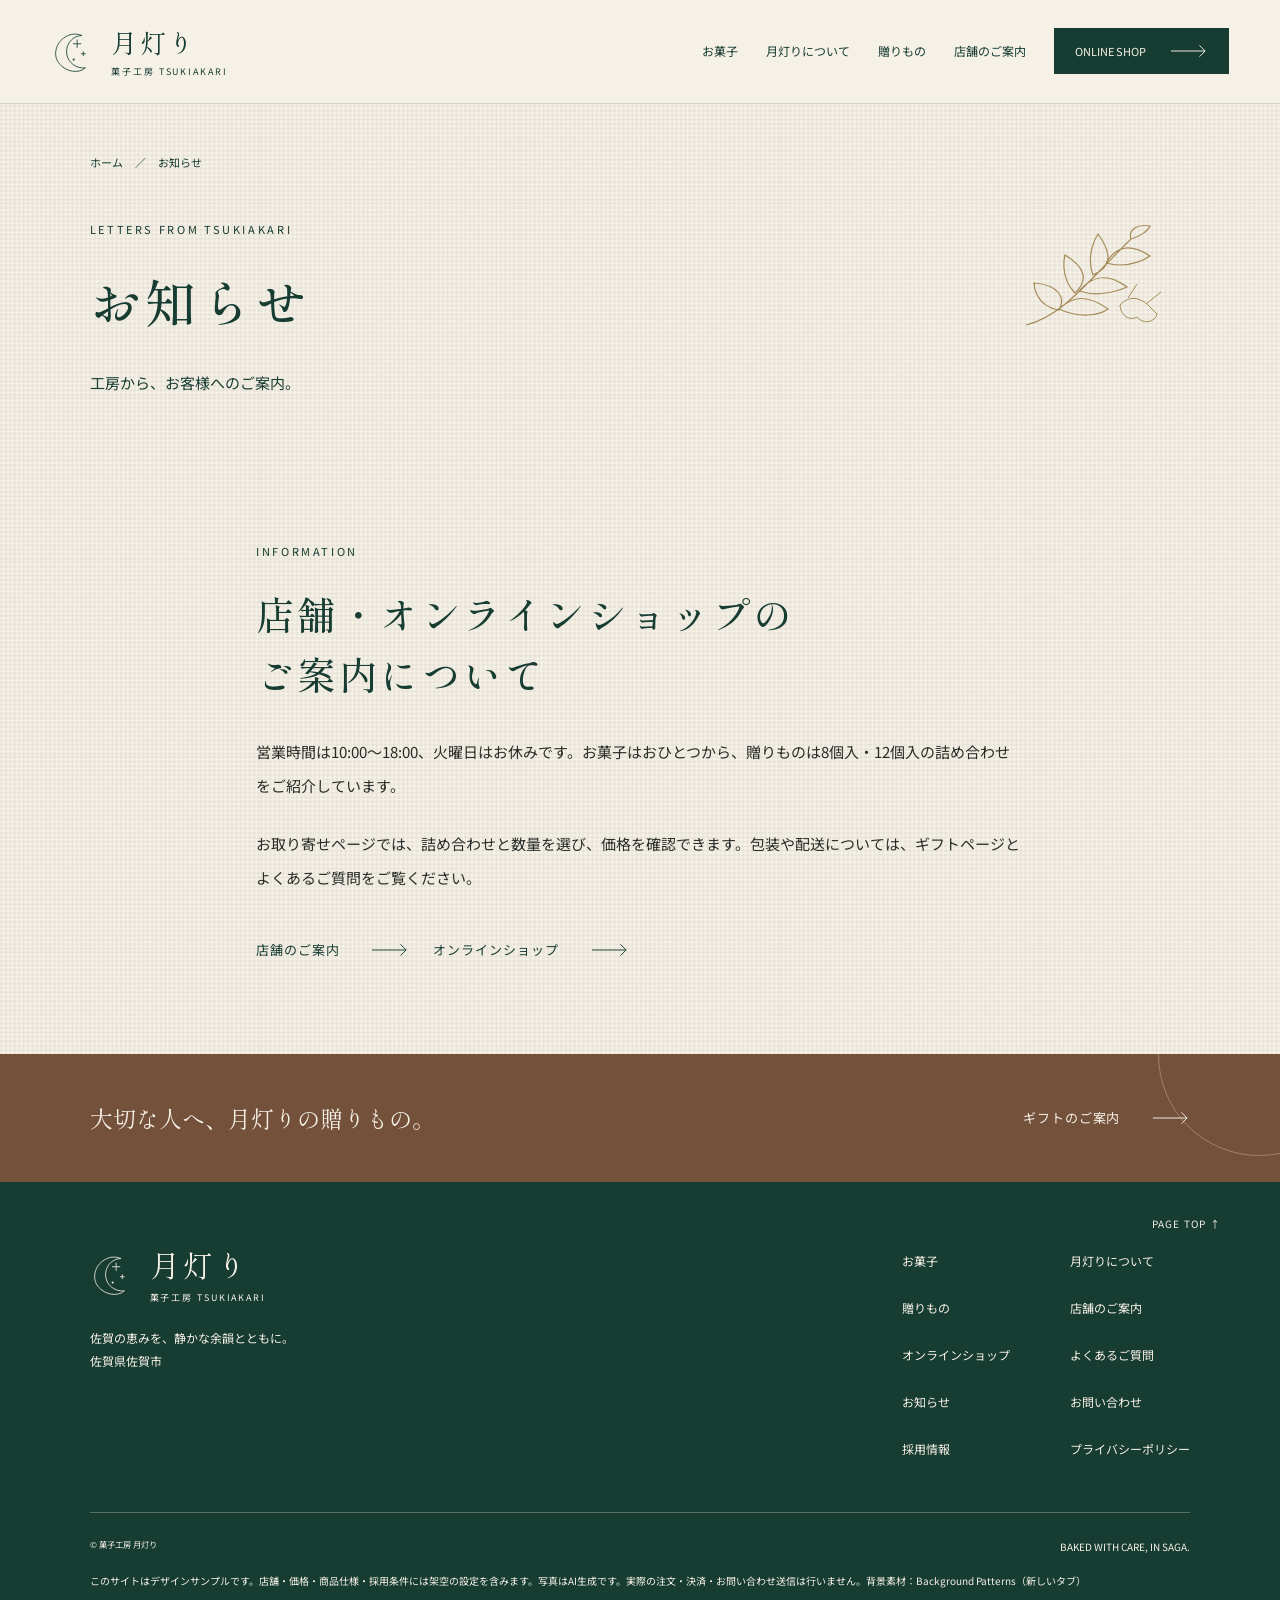
<file: news.HTML>
<!doctype html>
<html lang="ja" class="no-js">
  <head>
    <meta charset="utf-8" />
    <meta name="viewport" content="width=device-width, initial-scale=1" />
    <title>お知らせ | 菓子工房 月灯り</title>
    <meta
      name="description"
      content="菓子工房 月灯りからのお知らせ。店舗案内やオンラインショップの公開情報、季節のお菓子についてのご案内をお届けします。"
    />
    <meta name="robots" content="index,follow,max-image-preview:large" />
    <meta name="theme-color" content="#173c32" />
    <meta property="og:locale" content="ja_JP" />
    <meta property="og:type" content="website" />
    <meta property="og:site_name" content="菓子工房 月灯り" />
    <meta property="og:title" content="お知らせ" />
    <meta
      property="og:description"
      content="菓子工房 月灯りからのお知らせ。店舗案内やオンラインショップの公開情報、季節のお菓子についてのご案内をお届けします。"
    />
    <meta property="og:image" content="images/hero.webp" />
    <meta property="og:image:alt" content="月灯りの焼き菓子と深緑のギフト箱" />
    <meta name="twitter:card" content="summary_large_image" />
    <link rel="icon" href="images/moon.svg" type="image/svg+xml" />
    <link rel="preconnect" href="https://fonts.googleapis.com" />
    <link rel="preconnect" href="https://fonts.gstatic.com" crossorigin />
    <link rel="stylesheet" href="style.CSS" />
    <!-- 公開前：実ドメインでcanonical・og:url・og:imageの絶対URL、JSON-LDのURL/@idを設定。確定した所在地・電話・営業日時・EC/SNS URLを反映。価格・アレルゲン等は実商品情報を確認。ホスト側でsitemap.xml/robots.txtを設定。 -->
    <script type="application/ld+json">
      {
        "@context": "https://schema.org",
        "@graph": [
          {
            "@type": "Bakery",
            "@id": "#tsukiakari",
            "name": "菓子工房 月灯り",
            "description": "佐賀県佐賀市の焼き菓子・洋菓子店。地元素材のフィナンシェとギフト商品。",
            "address": {
              "@type": "PostalAddress",
              "addressLocality": "佐賀市",
              "addressRegion": "佐賀県",
              "addressCountry": "JP"
            }
          },
          {
            "@type": "WebSite",
            "@id": "#website",
            "name": "菓子工房 月灯り",
            "inLanguage": "ja"
          },
          {
            "@type": "WebPage",
            "name": "お知らせ",
            "description": "菓子工房 月灯りからのお知らせ。店舗案内やオンラインショップの公開情報、季節のお菓子についてのご案内をお届けします。",
            "inLanguage": "ja",
            "about": { "@id": "#tsukiakari" }
          },
          {
            "@type": "BreadcrumbList",
            "itemListElement": [
              {
                "@type": "ListItem",
                "position": 1,
                "name": "ホーム",
                "item": "index.HTML"
              },
              {
                "@type": "ListItem",
                "position": 2,
                "name": "お知らせ",
                "item": "news.HTML"
              }
            ]
          }
        ]
      }
    </script>
    <script src="script.JS" defer></script>
  </head>
  <body>
    <div class="site-loader" aria-hidden="true">
      <div class="loader-orbit"></div>
      <div class="loader-content">
        <svg
          class="brand-mark"
          viewBox="0 0 64 64"
          fill="none"
          aria-hidden="true"
        >
          <path
            d="M45 8C25 9 17 31 27 45c6 8 15 11 23 10C40 64 22 61 12 49 2 37 7 18 21 10c8-5 16-5 24-2Z"
            stroke="currentColor"
            stroke-width="1.2"
          />
          <path
            d="M38 14v12M32 20h12M47 31v7M43.5 34.5h7"
            stroke="currentColor"
            stroke-width="1.2"
          />
          <circle cx="33" cy="43" r="1.5" fill="currentColor" /></svg
        ><span class="loader-title">月灯り</span
        ><span class="loader-subtitle">菓子工房 TSUKIAKARI</span
        ><span class="loader-line"></span
        ><span class="loader-message">ひとつの余韻を、お届けします。</span>
      </div>
    </div>
    <a class="skip" href="#main">本文へ移動</a>
    <header class="site-header" id="top">
      <div class="header-inner">
        <a class="brand" href="index.HTML" aria-label="菓子工房 月灯り ホーム"
          ><svg
            class="brand-mark"
            viewBox="0 0 64 64"
            fill="none"
            aria-hidden="true"
          >
            <path
              d="M45 8C25 9 17 31 27 45c6 8 15 11 23 10C40 64 22 61 12 49 2 37 7 18 21 10c8-5 16-5 24-2Z"
              stroke="currentColor"
              stroke-width="1.2"
            />
            <path
              d="M38 14v12M32 20h12M47 31v7M43.5 34.5h7"
              stroke="currentColor"
              stroke-width="1.2"
            />
            <circle cx="33" cy="43" r="1.5" fill="currentColor" /></svg
          ><span class="brand-title"
            >月灯り<small>菓子工房 TSUKIAKARI</small></span
          ></a
        >
        <nav class="desktop-nav" aria-label="メインナビゲーション">
          <a href="products.HTML">お菓子</a
          ><a href="story.HTML">月灯りについて</a
          ><a href="gift.HTML">贈りもの</a><a href="store.HTML">店舗のご案内</a
          ><a class="button shop-link" href="shop.HTML"
            >ONLINE SHOP<svg
              class="arrow"
              viewBox="0 0 40 14"
              fill="none"
              aria-hidden="true"
            >
              <path
                d="M1 7h36M31 1l6 6-6 6"
                stroke="currentColor"
                stroke-width="1"
              /></svg
          ></a>
        </nav>
        <div class="header-controls">
          <a class="mobile-shop" href="shop.HTML">SHOP</a
          ><button
            class="menu-button"
            aria-label="メニューを開く"
            aria-controls="mobile-menu"
            aria-expanded="false"
          >
            <span></span><span></span><small>MENU</small>
          </button>
        </div>
      </div>
    </header>
    <main id="main" tabindex="-1">
      <section class="sub-intro patterned">
        <div class="wrap">
          <nav class="breadcrumb" aria-label="パンくずリスト">
            <a href="index.HTML">ホーム</a><span aria-hidden="true">／</span
            ><span aria-current="page">お知らせ</span>
          </nav>
          <div class="sub-heading">
            <div>
              <span class="eyebrow">LETTERS FROM TSUKIAKARI</span>
              <h1>お知らせ</h1>
            </div>
            <svg
              class="botanical"
              viewBox="0 0 180 120"
              fill="none"
              aria-hidden="true"
            >
              <path
                d="M16 104c37-9 63-45 105-86M49 89C24 85 24 62 24 62c25 2 32 15 25 27ZM65 72c-16-16-10-38-10-38 20 12 24 25 10 38ZM83 54c-8-22 5-41 5-41 14 19 14 33-5 41ZM96 42c25 7 44-7 44-7-20-13-34-10-44 7ZM69 70c24 8 48-4 48-4-20-15-35-11-48 4ZM49 88c21 10 41 6 49 0-21-15-35-13-49 0ZM121 18c8-2 17-8 19-13-12-2-22 3-19 13Z"
                stroke="currentColor"
                stroke-width="1.2"
              />
              <path
                d="M140 86c-9-10-21-12-30-2 1 11 9 16 17 12 7 8 18 5 20-3l-7-7Z"
                stroke="currentColor"
              />
              <path d="m118 77 9-14M136 83l15-12" stroke="currentColor" />
            </svg>
          </div>
          <p class="sub-lead">工房から、お客様へのご案内。</p>
        </div>
      </section>
      <section class="content-block patterned">
        <article class="reading" id="guide">
          <span class="eyebrow">INFORMATION</span>
          <h2>店舗・オンラインショップの<br />ご案内について</h2>
          <p class="copy">
            営業時間は10:00〜18:00、火曜日はお休みです。お菓子はおひとつから、贈りものは8個入・12個入の詰め合わせをご紹介しています。
          </p>
          <p class="copy">
            お取り寄せページでは、詰め合わせと数量を選び、価格を確認できます。包装や配送については、ギフトページとよくあるご質問をご覧ください。
          </p>
          <div class="contact-options">
            <a class="link" href="store.HTML"
              >店舗のご案内<svg
                class="arrow"
                viewBox="0 0 40 14"
                fill="none"
                aria-hidden="true"
              >
                <path
                  d="M1 7h36M31 1l6 6-6 6"
                  stroke="currentColor"
                  stroke-width="1"
                /></svg></a
            ><a class="link" href="shop.HTML"
              >オンラインショップ<svg
                class="arrow"
                viewBox="0 0 40 14"
                fill="none"
                aria-hidden="true"
              >
                <path
                  d="M1 7h36M31 1l6 6-6 6"
                  stroke="currentColor"
                  stroke-width="1"
                /></svg
            ></a>
          </div>
        </article>
      </section>
      <section class="utility-strip">
        <div class="wrap">
          <p>大切な人へ、月灯りの贈りもの。</p>
          <a class="link" href="gift.HTML"
            >ギフトのご案内<svg
              class="arrow"
              viewBox="0 0 40 14"
              fill="none"
              aria-hidden="true"
            >
              <path
                d="M1 7h36M31 1l6 6-6 6"
                stroke="currentColor"
                stroke-width="1"
              /></svg
          ></a>
        </div>
      </section>
    </main>
    <footer class="site-footer">
      <a class="back-top" href="#top">PAGE TOP ↑</a>
      <div class="wrap">
        <div class="footer-top">
          <div class="footer-brand">
            <a class="brand" href="index.HTML"
              ><svg
                class="brand-mark"
                viewBox="0 0 64 64"
                fill="none"
                aria-hidden="true"
              >
                <path
                  d="M45 8C25 9 17 31 27 45c6 8 15 11 23 10C40 64 22 61 12 49 2 37 7 18 21 10c8-5 16-5 24-2Z"
                  stroke="currentColor"
                  stroke-width="1.2"
                />
                <path
                  d="M38 14v12M32 20h12M47 31v7M43.5 34.5h7"
                  stroke="currentColor"
                  stroke-width="1.2"
                />
                <circle cx="33" cy="43" r="1.5" fill="currentColor" /></svg
              ><span class="brand-title"
                >月灯り<small>菓子工房 TSUKIAKARI</small></span
              ></a
            >
            <p>佐賀の恵みを、静かな余韻とともに。<br />佐賀県佐賀市</p>
          </div>
          <nav class="footer-nav" aria-label="フッターナビゲーション">
            <a href="products.HTML">お菓子</a
            ><a href="story.HTML">月灯りについて</a
            ><a href="gift.HTML">贈りもの</a
            ><a href="store.HTML">店舗のご案内</a
            ><a href="shop.HTML">オンラインショップ</a
            ><a href="faq.HTML">よくあるご質問</a
            ><a href="news.HTML">お知らせ</a
            ><a href="contact.HTML">お問い合わせ</a
            ><a href="recruit.HTML">採用情報</a
            ><a href="privacy.HTML">プライバシーポリシー</a>
          </nav>
        </div>
        <div class="footer-bottom">
          <small>© 菓子工房 月灯り</small><span>BAKED WITH CARE, IN SAGA.</span>
        </div>
        <p class="footer-note">
          このサイトはデザインサンプルです。店舗・価格・商品仕様・採用条件には架空の設定を含みます。写真はAI生成です。実際の注文・決済・お問い合わせ送信は行いません。背景素材：<a
            href="https://background-patterns.co/templates/elegant-floral-pattern-with-delicate-symmetrical-black-lines"
            target="_blank"
            rel="noopener noreferrer"
            >Background Patterns（新しいタブ）</a
          >
        </p>
      </div>
    </footer>
    <div
      class="menu-panel"
      id="mobile-menu"
      role="dialog"
      aria-modal="true"
      aria-label="サイトメニュー"
      hidden
    >
      <div class="menu-top">
        <a class="brand" href="index.HTML"
          ><svg
            class="brand-mark"
            viewBox="0 0 64 64"
            fill="none"
            aria-hidden="true"
          >
            <path
              d="M45 8C25 9 17 31 27 45c6 8 15 11 23 10C40 64 22 61 12 49 2 37 7 18 21 10c8-5 16-5 24-2Z"
              stroke="currentColor"
              stroke-width="1.2"
            />
            <path
              d="M38 14v12M32 20h12M47 31v7M43.5 34.5h7"
              stroke="currentColor"
              stroke-width="1.2"
            />
            <circle cx="33" cy="43" r="1.5" fill="currentColor" /></svg
          ><span class="brand-title"
            >月灯り<small>菓子工房 TSUKIAKARI</small></span
          ></a
        ><button class="menu-close">閉じる</button>
      </div>
      <nav aria-label="モバイルナビゲーション">
        <a href="index.HTML">ホーム<small>HOME</small></a
        ><a href="products.HTML">お菓子<small>SWEETS</small></a
        ><a href="story.HTML">月灯りについて<small>OUR STORY</small></a
        ><a href="gift.HTML">贈りもの<small>GIFT</small></a
        ><a href="store.HTML">店舗のご案内<small>VISIT US</small></a
        ><a href="shop.HTML">オンラインショップ<small>ONLINE SHOP</small></a
        ><a href="faq.HTML">よくあるご質問<small>FAQ</small></a>
      </nav>
      <div class="menu-meta">
        佐賀県佐賀市の焼き菓子・洋菓子店<br /><a
          class="link"
          href="contact.HTML"
          >お問い合わせ<svg
            class="arrow"
            viewBox="0 0 40 14"
            fill="none"
            aria-hidden="true"
          >
            <path
              d="M1 7h36M31 1l6 6-6 6"
              stroke="currentColor"
              stroke-width="1"
            /></svg
        ></a>
      </div>
    </div>
    <div class="transition-curtain" aria-hidden="true">
      <svg
        class="brand-mark"
        viewBox="0 0 64 64"
        fill="none"
        aria-hidden="true"
      >
        <path
          d="M45 8C25 9 17 31 27 45c6 8 15 11 23 10C40 64 22 61 12 49 2 37 7 18 21 10c8-5 16-5 24-2Z"
          stroke="currentColor"
          stroke-width="1.2"
        />
        <path
          d="M38 14v12M32 20h12M47 31v7M43.5 34.5h7"
          stroke="currentColor"
          stroke-width="1.2"
        />
        <circle cx="33" cy="43" r="1.5" fill="currentColor" />
      </svg>
    </div>
  </body>
</html>
</file>
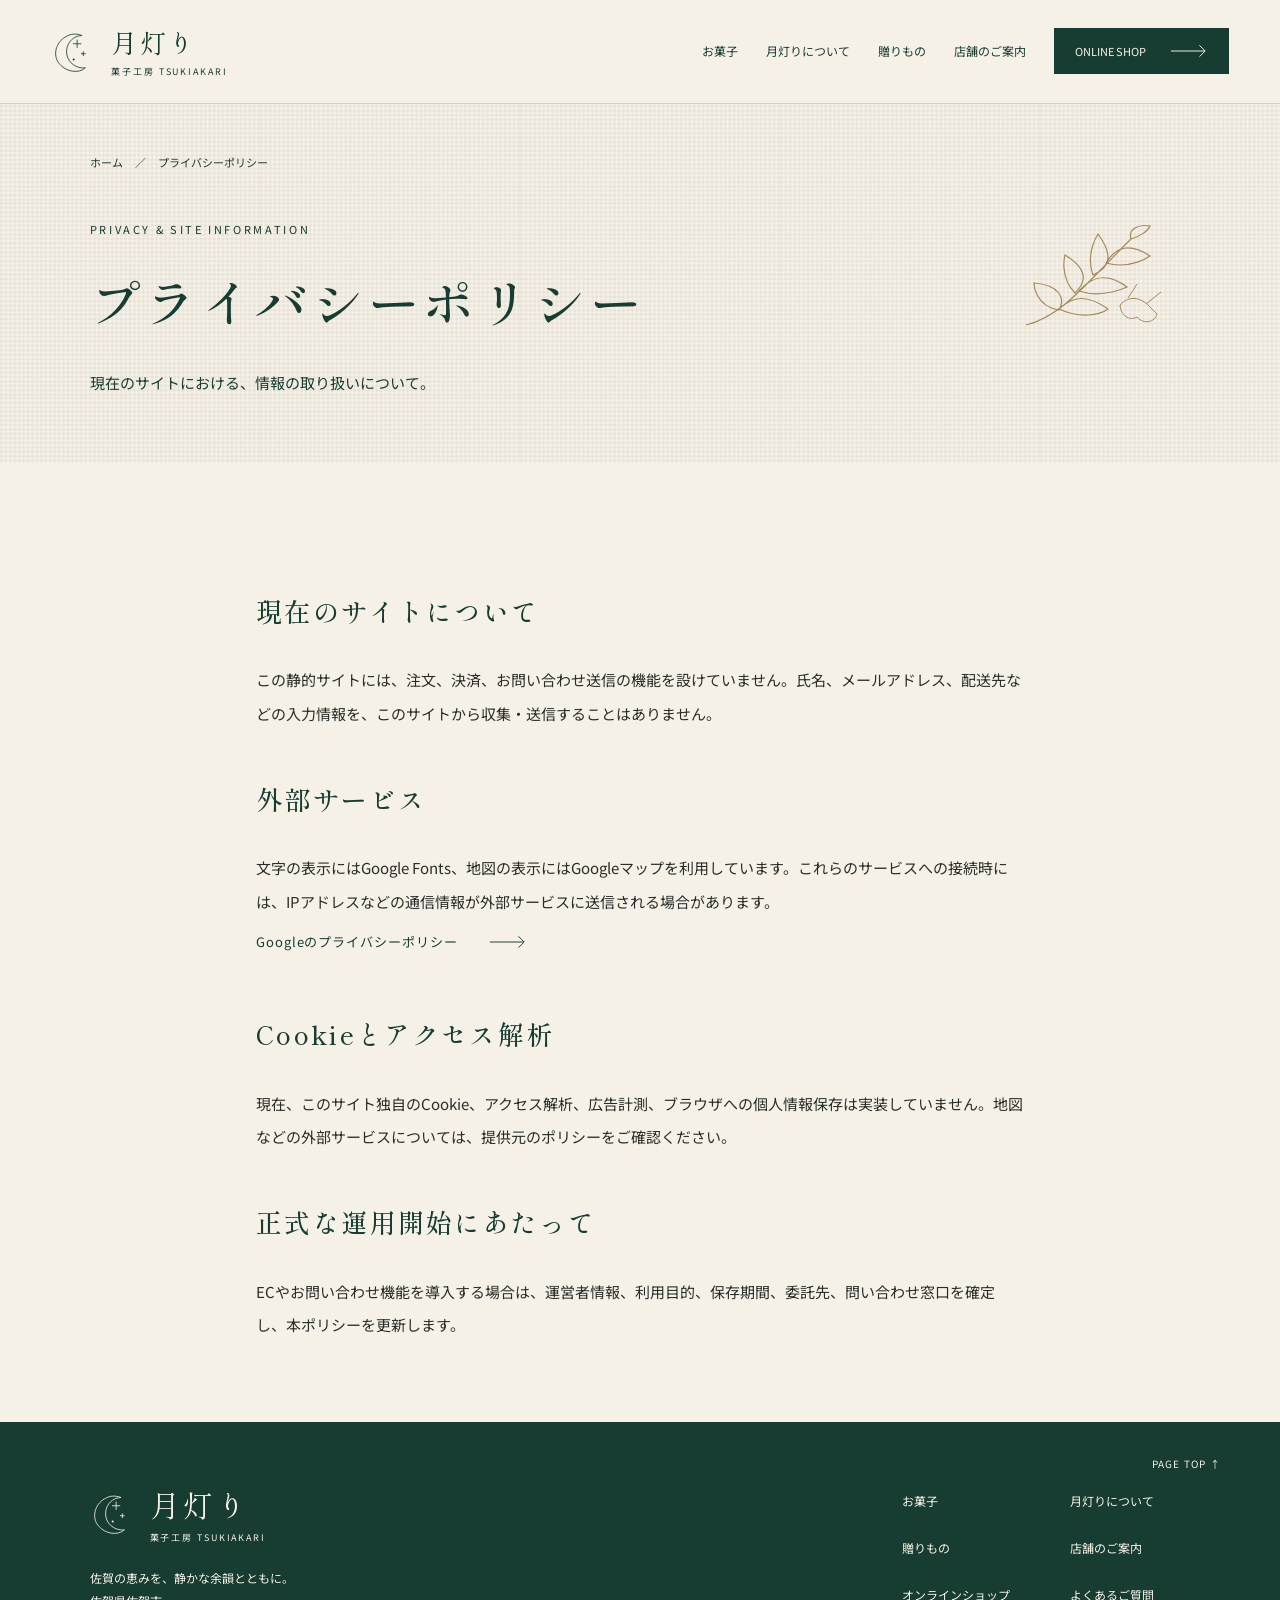
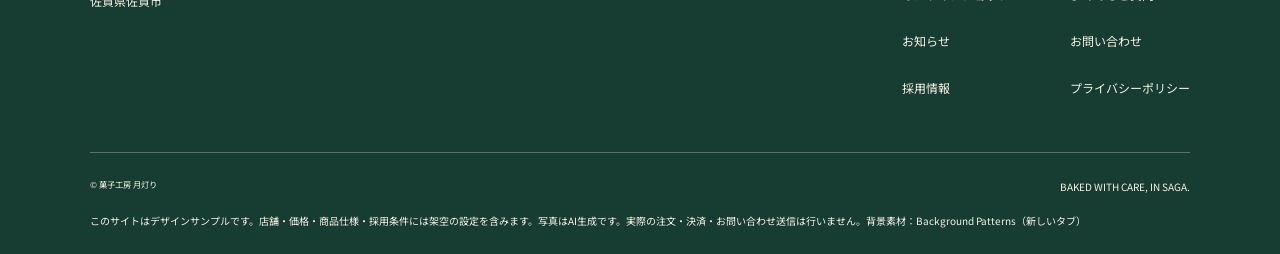
<file: privacy.HTML>
<!doctype html>
<html lang="ja" class="no-js">
  <head>
    <meta charset="utf-8" />
    <meta name="viewport" content="width=device-width, initial-scale=1" />
    <title>プライバシーポリシー | 菓子工房 月灯り</title>
    <meta
      name="description"
      content="菓子工房 月灯りのサイト利用と外部サービスに関するご案内。現在の静的サイトにおける情報取得、Googleマップ、外部フォントについて説明します。"
    />
    <meta name="robots" content="index,follow,max-image-preview:large" />
    <meta name="theme-color" content="#173c32" />
    <meta property="og:locale" content="ja_JP" />
    <meta property="og:type" content="website" />
    <meta property="og:site_name" content="菓子工房 月灯り" />
    <meta property="og:title" content="プライバシーポリシー" />
    <meta
      property="og:description"
      content="菓子工房 月灯りのサイト利用と外部サービスに関するご案内。現在の静的サイトにおける情報取得、Googleマップ、外部フォントについて説明します。"
    />
    <meta property="og:image" content="images/hero.webp" />
    <meta property="og:image:alt" content="月灯りの焼き菓子と深緑のギフト箱" />
    <meta name="twitter:card" content="summary_large_image" />
    <link rel="icon" href="images/moon.svg" type="image/svg+xml" />
    <link rel="preconnect" href="https://fonts.googleapis.com" />
    <link rel="preconnect" href="https://fonts.gstatic.com" crossorigin />
    <link rel="stylesheet" href="style.CSS" />
    <!-- 公開前：実ドメインでcanonical・og:url・og:imageの絶対URL、JSON-LDのURL/@idを設定。確定した所在地・電話・営業日時・EC/SNS URLを反映。価格・アレルゲン等は実商品情報を確認。ホスト側でsitemap.xml/robots.txtを設定。 -->
    <script type="application/ld+json">
      {
        "@context": "https://schema.org",
        "@graph": [
          {
            "@type": "Bakery",
            "@id": "#tsukiakari",
            "name": "菓子工房 月灯り",
            "description": "佐賀県佐賀市の焼き菓子・洋菓子店。地元素材のフィナンシェとギフト商品。",
            "address": {
              "@type": "PostalAddress",
              "addressLocality": "佐賀市",
              "addressRegion": "佐賀県",
              "addressCountry": "JP"
            }
          },
          {
            "@type": "WebSite",
            "@id": "#website",
            "name": "菓子工房 月灯り",
            "inLanguage": "ja"
          },
          {
            "@type": "WebPage",
            "name": "プライバシーポリシー",
            "description": "菓子工房 月灯りのサイト利用と外部サービスに関するご案内。現在の静的サイトにおける情報取得、Googleマップ、外部フォントについて説明します。",
            "inLanguage": "ja",
            "about": { "@id": "#tsukiakari" }
          },
          {
            "@type": "BreadcrumbList",
            "itemListElement": [
              {
                "@type": "ListItem",
                "position": 1,
                "name": "ホーム",
                "item": "index.HTML"
              },
              {
                "@type": "ListItem",
                "position": 2,
                "name": "プライバシーポリシー",
                "item": "privacy.HTML"
              }
            ]
          }
        ]
      }
    </script>
    <script src="script.JS" defer></script>
  </head>
  <body>
    <div class="site-loader" aria-hidden="true">
      <div class="loader-orbit"></div>
      <div class="loader-content">
        <svg
          class="brand-mark"
          viewBox="0 0 64 64"
          fill="none"
          aria-hidden="true"
        >
          <path
            d="M45 8C25 9 17 31 27 45c6 8 15 11 23 10C40 64 22 61 12 49 2 37 7 18 21 10c8-5 16-5 24-2Z"
            stroke="currentColor"
            stroke-width="1.2"
          />
          <path
            d="M38 14v12M32 20h12M47 31v7M43.5 34.5h7"
            stroke="currentColor"
            stroke-width="1.2"
          />
          <circle cx="33" cy="43" r="1.5" fill="currentColor" /></svg
        ><span class="loader-title">月灯り</span
        ><span class="loader-subtitle">菓子工房 TSUKIAKARI</span
        ><span class="loader-line"></span
        ><span class="loader-message">ひとつの余韻を、お届けします。</span>
      </div>
    </div>
    <a class="skip" href="#main">本文へ移動</a>
    <header class="site-header" id="top">
      <div class="header-inner">
        <a class="brand" href="index.HTML" aria-label="菓子工房 月灯り ホーム"
          ><svg
            class="brand-mark"
            viewBox="0 0 64 64"
            fill="none"
            aria-hidden="true"
          >
            <path
              d="M45 8C25 9 17 31 27 45c6 8 15 11 23 10C40 64 22 61 12 49 2 37 7 18 21 10c8-5 16-5 24-2Z"
              stroke="currentColor"
              stroke-width="1.2"
            />
            <path
              d="M38 14v12M32 20h12M47 31v7M43.5 34.5h7"
              stroke="currentColor"
              stroke-width="1.2"
            />
            <circle cx="33" cy="43" r="1.5" fill="currentColor" /></svg
          ><span class="brand-title"
            >月灯り<small>菓子工房 TSUKIAKARI</small></span
          ></a
        >
        <nav class="desktop-nav" aria-label="メインナビゲーション">
          <a href="products.HTML">お菓子</a
          ><a href="story.HTML">月灯りについて</a
          ><a href="gift.HTML">贈りもの</a><a href="store.HTML">店舗のご案内</a
          ><a class="button shop-link" href="shop.HTML"
            >ONLINE SHOP<svg
              class="arrow"
              viewBox="0 0 40 14"
              fill="none"
              aria-hidden="true"
            >
              <path
                d="M1 7h36M31 1l6 6-6 6"
                stroke="currentColor"
                stroke-width="1"
              /></svg
          ></a>
        </nav>
        <div class="header-controls">
          <a class="mobile-shop" href="shop.HTML">SHOP</a
          ><button
            class="menu-button"
            aria-label="メニューを開く"
            aria-controls="mobile-menu"
            aria-expanded="false"
          >
            <span></span><span></span><small>MENU</small>
          </button>
        </div>
      </div>
    </header>
    <main id="main" tabindex="-1">
      <section class="sub-intro patterned">
        <div class="wrap">
          <nav class="breadcrumb" aria-label="パンくずリスト">
            <a href="index.HTML">ホーム</a><span aria-hidden="true">／</span
            ><span aria-current="page">プライバシーポリシー</span>
          </nav>
          <div class="sub-heading">
            <div>
              <span class="eyebrow">PRIVACY & SITE INFORMATION</span>
              <h1>プライバシーポリシー</h1>
            </div>
            <svg
              class="botanical"
              viewBox="0 0 180 120"
              fill="none"
              aria-hidden="true"
            >
              <path
                d="M16 104c37-9 63-45 105-86M49 89C24 85 24 62 24 62c25 2 32 15 25 27ZM65 72c-16-16-10-38-10-38 20 12 24 25 10 38ZM83 54c-8-22 5-41 5-41 14 19 14 33-5 41ZM96 42c25 7 44-7 44-7-20-13-34-10-44 7ZM69 70c24 8 48-4 48-4-20-15-35-11-48 4ZM49 88c21 10 41 6 49 0-21-15-35-13-49 0ZM121 18c8-2 17-8 19-13-12-2-22 3-19 13Z"
                stroke="currentColor"
                stroke-width="1.2"
              />
              <path
                d="M140 86c-9-10-21-12-30-2 1 11 9 16 17 12 7 8 18 5 20-3l-7-7Z"
                stroke="currentColor"
              />
              <path d="m118 77 9-14M136 83l15-12" stroke="currentColor" />
            </svg>
          </div>
          <p class="sub-lead">現在のサイトにおける、情報の取り扱いについて。</p>
        </div>
      </section>
      <section class="content-block">
        <div class="reading text-page">
          <h2>現在のサイトについて</h2>
          <p class="copy">
            この静的サイトには、注文、決済、お問い合わせ送信の機能を設けていません。氏名、メールアドレス、配送先などの入力情報を、このサイトから収集・送信することはありません。
          </p>
          <h2>外部サービス</h2>
          <p class="copy">
            文字の表示にはGoogle
            Fonts、地図の表示にはGoogleマップを利用しています。これらのサービスへの接続時には、IPアドレスなどの通信情報が外部サービスに送信される場合があります。
          </p>
          <a class="link" href="https://policies.google.com/privacy?hl=ja"
            >Googleのプライバシーポリシー<svg
              class="arrow"
              viewBox="0 0 40 14"
              fill="none"
              aria-hidden="true"
            >
              <path
                d="M1 7h36M31 1l6 6-6 6"
                stroke="currentColor"
                stroke-width="1"
              /></svg
          ></a>
          <h2>Cookieとアクセス解析</h2>
          <p class="copy">
            現在、このサイト独自のCookie、アクセス解析、広告計測、ブラウザへの個人情報保存は実装していません。地図などの外部サービスについては、提供元のポリシーをご確認ください。
          </p>
          <h2>正式な運用開始にあたって</h2>
          <p class="copy">
            ECやお問い合わせ機能を導入する場合は、運営者情報、利用目的、保存期間、委託先、問い合わせ窓口を確定し、本ポリシーを更新します。
          </p>
        </div>
      </section>
    </main>
    <footer class="site-footer">
      <a class="back-top" href="#top">PAGE TOP ↑</a>
      <div class="wrap">
        <div class="footer-top">
          <div class="footer-brand">
            <a class="brand" href="index.HTML"
              ><svg
                class="brand-mark"
                viewBox="0 0 64 64"
                fill="none"
                aria-hidden="true"
              >
                <path
                  d="M45 8C25 9 17 31 27 45c6 8 15 11 23 10C40 64 22 61 12 49 2 37 7 18 21 10c8-5 16-5 24-2Z"
                  stroke="currentColor"
                  stroke-width="1.2"
                />
                <path
                  d="M38 14v12M32 20h12M47 31v7M43.5 34.5h7"
                  stroke="currentColor"
                  stroke-width="1.2"
                />
                <circle cx="33" cy="43" r="1.5" fill="currentColor" /></svg
              ><span class="brand-title"
                >月灯り<small>菓子工房 TSUKIAKARI</small></span
              ></a
            >
            <p>佐賀の恵みを、静かな余韻とともに。<br />佐賀県佐賀市</p>
          </div>
          <nav class="footer-nav" aria-label="フッターナビゲーション">
            <a href="products.HTML">お菓子</a
            ><a href="story.HTML">月灯りについて</a
            ><a href="gift.HTML">贈りもの</a
            ><a href="store.HTML">店舗のご案内</a
            ><a href="shop.HTML">オンラインショップ</a
            ><a href="faq.HTML">よくあるご質問</a
            ><a href="news.HTML">お知らせ</a
            ><a href="contact.HTML">お問い合わせ</a
            ><a href="recruit.HTML">採用情報</a
            ><a href="privacy.HTML">プライバシーポリシー</a>
          </nav>
        </div>
        <div class="footer-bottom">
          <small>© 菓子工房 月灯り</small><span>BAKED WITH CARE, IN SAGA.</span>
        </div>
        <p class="footer-note">
          このサイトはデザインサンプルです。店舗・価格・商品仕様・採用条件には架空の設定を含みます。写真はAI生成です。実際の注文・決済・お問い合わせ送信は行いません。背景素材：<a
            href="https://background-patterns.co/templates/elegant-floral-pattern-with-delicate-symmetrical-black-lines"
            target="_blank"
            rel="noopener noreferrer"
            >Background Patterns（新しいタブ）</a
          >
        </p>
      </div>
    </footer>
    <div
      class="menu-panel"
      id="mobile-menu"
      role="dialog"
      aria-modal="true"
      aria-label="サイトメニュー"
      hidden
    >
      <div class="menu-top">
        <a class="brand" href="index.HTML"
          ><svg
            class="brand-mark"
            viewBox="0 0 64 64"
            fill="none"
            aria-hidden="true"
          >
            <path
              d="M45 8C25 9 17 31 27 45c6 8 15 11 23 10C40 64 22 61 12 49 2 37 7 18 21 10c8-5 16-5 24-2Z"
              stroke="currentColor"
              stroke-width="1.2"
            />
            <path
              d="M38 14v12M32 20h12M47 31v7M43.5 34.5h7"
              stroke="currentColor"
              stroke-width="1.2"
            />
            <circle cx="33" cy="43" r="1.5" fill="currentColor" /></svg
          ><span class="brand-title"
            >月灯り<small>菓子工房 TSUKIAKARI</small></span
          ></a
        ><button class="menu-close">閉じる</button>
      </div>
      <nav aria-label="モバイルナビゲーション">
        <a href="index.HTML">ホーム<small>HOME</small></a
        ><a href="products.HTML">お菓子<small>SWEETS</small></a
        ><a href="story.HTML">月灯りについて<small>OUR STORY</small></a
        ><a href="gift.HTML">贈りもの<small>GIFT</small></a
        ><a href="store.HTML">店舗のご案内<small>VISIT US</small></a
        ><a href="shop.HTML">オンラインショップ<small>ONLINE SHOP</small></a
        ><a href="faq.HTML">よくあるご質問<small>FAQ</small></a>
      </nav>
      <div class="menu-meta">
        佐賀県佐賀市の焼き菓子・洋菓子店<br /><a
          class="link"
          href="contact.HTML"
          >お問い合わせ<svg
            class="arrow"
            viewBox="0 0 40 14"
            fill="none"
            aria-hidden="true"
          >
            <path
              d="M1 7h36M31 1l6 6-6 6"
              stroke="currentColor"
              stroke-width="1"
            /></svg
        ></a>
      </div>
    </div>
    <div class="transition-curtain" aria-hidden="true">
      <svg
        class="brand-mark"
        viewBox="0 0 64 64"
        fill="none"
        aria-hidden="true"
      >
        <path
          d="M45 8C25 9 17 31 27 45c6 8 15 11 23 10C40 64 22 61 12 49 2 37 7 18 21 10c8-5 16-5 24-2Z"
          stroke="currentColor"
          stroke-width="1.2"
        />
        <path
          d="M38 14v12M32 20h12M47 31v7M43.5 34.5h7"
          stroke="currentColor"
          stroke-width="1.2"
        />
        <circle cx="33" cy="43" r="1.5" fill="currentColor" />
      </svg>
    </div>
  </body>
</html>
</file>
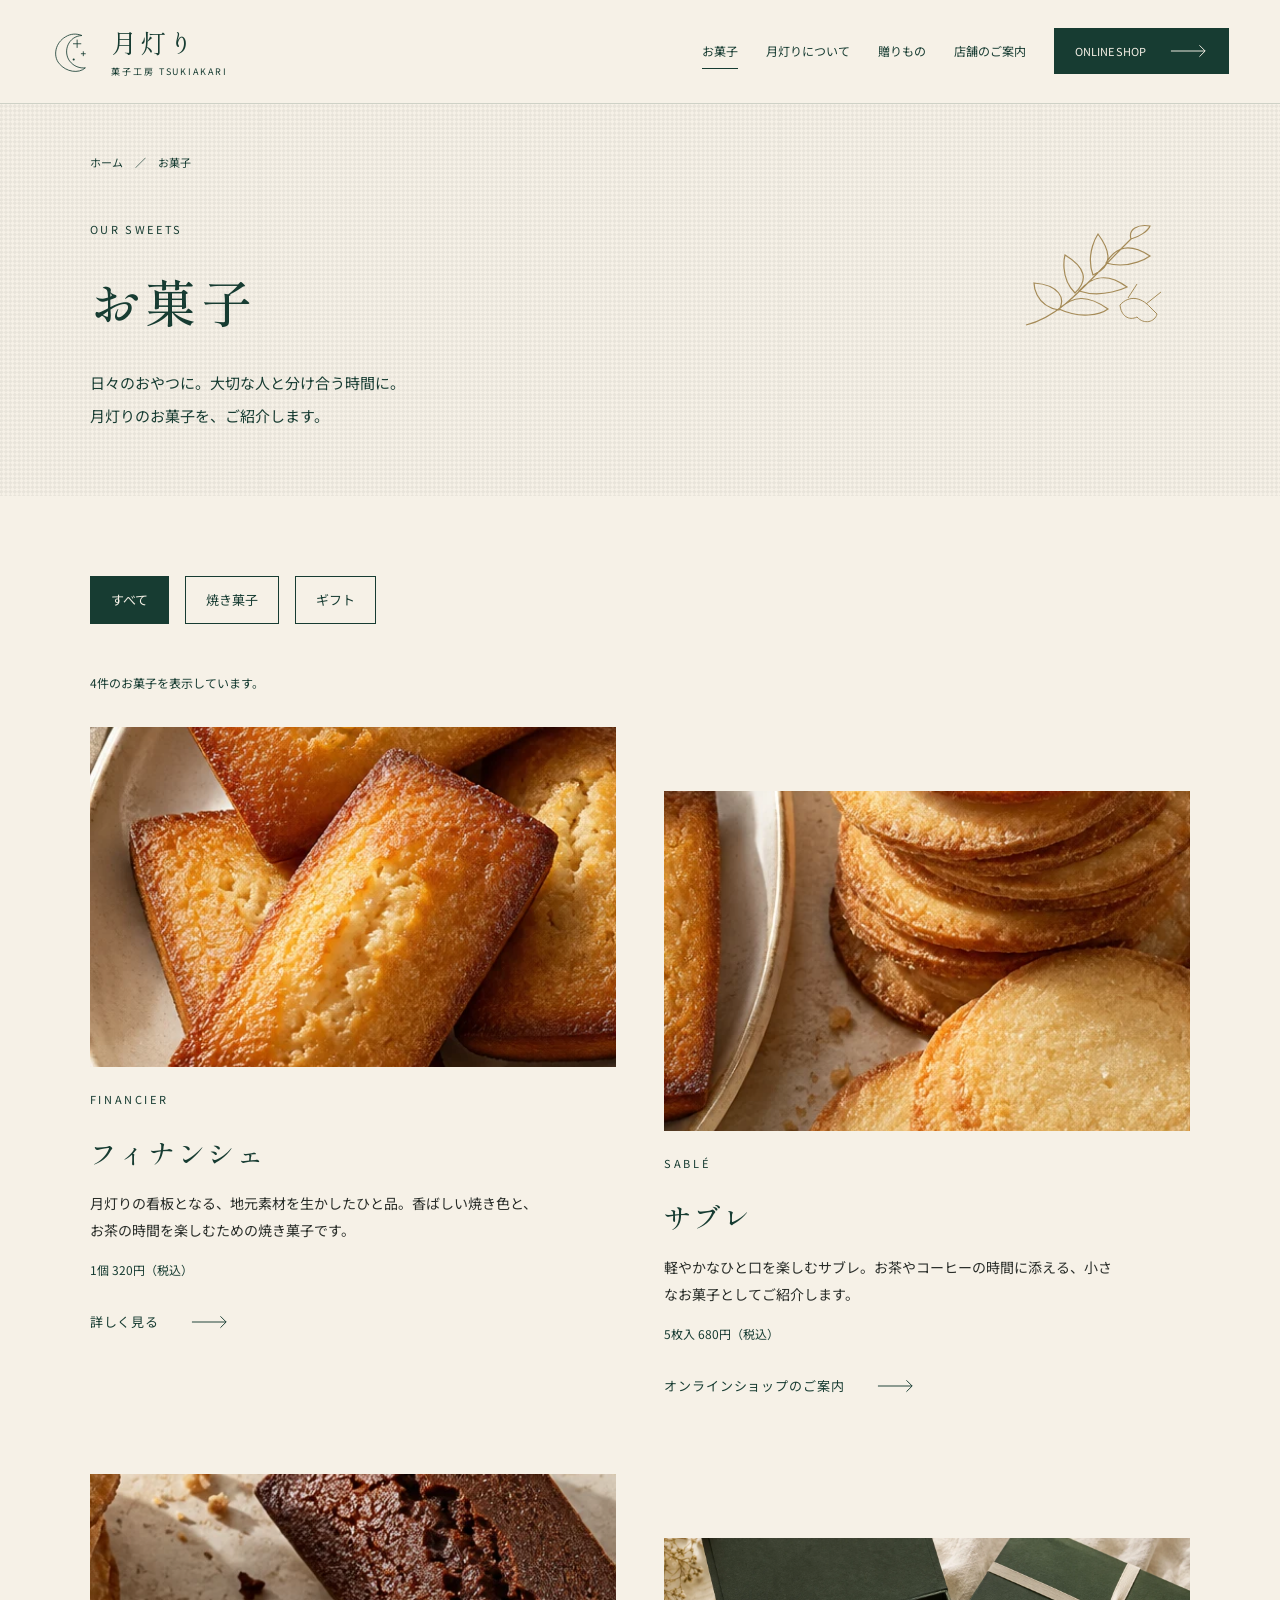
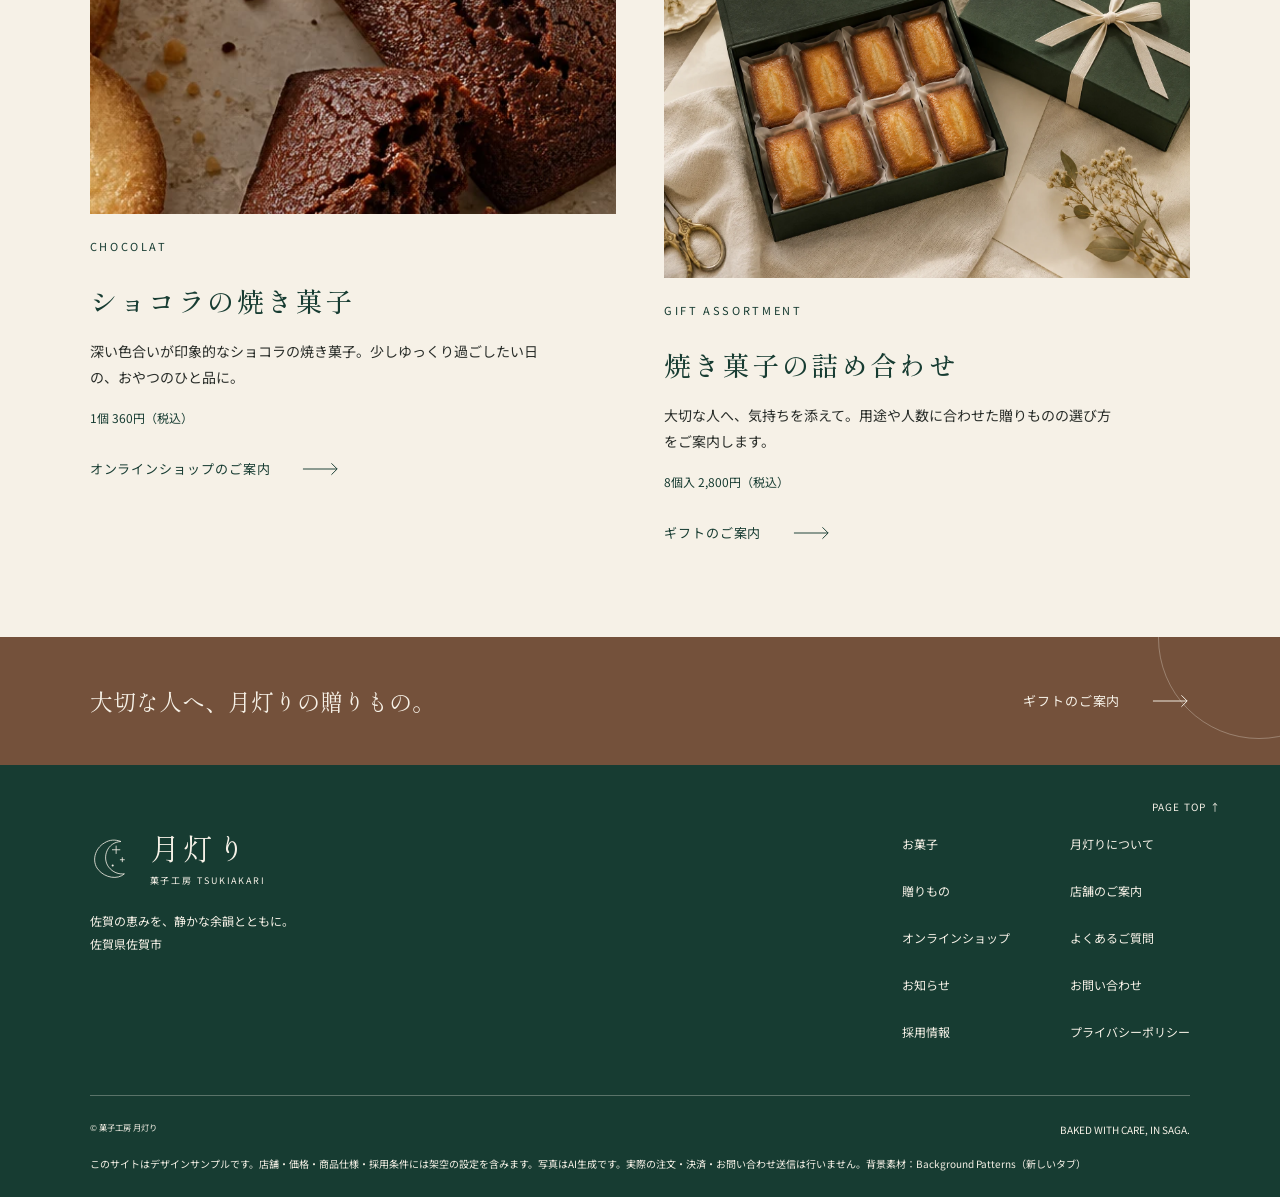
<file: products.HTML>
<!doctype html>
<html lang="ja" class="no-js">
  <head>
    <meta charset="utf-8" />
    <meta name="viewport" content="width=device-width, initial-scale=1" />
    <title>お菓子 | 菓子工房 月灯り</title>
    <meta
      name="description"
      content="菓子工房 月灯りのお菓子をご紹介。地元素材のフィナンシェ、焼き菓子、贈りもの向けの詰め合わせをご覧ください。"
    />
    <meta name="robots" content="index,follow,max-image-preview:large" />
    <meta name="theme-color" content="#173c32" />
    <meta property="og:locale" content="ja_JP" />
    <meta property="og:type" content="website" />
    <meta property="og:site_name" content="菓子工房 月灯り" />
    <meta property="og:title" content="お菓子" />
    <meta
      property="og:description"
      content="菓子工房 月灯りのお菓子をご紹介。地元素材のフィナンシェ、焼き菓子、贈りもの向けの詰め合わせをご覧ください。"
    />
    <meta property="og:image" content="images/hero.webp" />
    <meta property="og:image:alt" content="月灯りの焼き菓子と深緑のギフト箱" />
    <meta name="twitter:card" content="summary_large_image" />
    <link rel="icon" href="images/moon.svg" type="image/svg+xml" />
    <link rel="preconnect" href="https://fonts.googleapis.com" />
    <link rel="preconnect" href="https://fonts.gstatic.com" crossorigin />
    <link rel="stylesheet" href="style.CSS" />
    <!-- 公開前：実ドメインでcanonical・og:url・og:imageの絶対URL、JSON-LDのURL/@idを設定。確定した所在地・電話・営業日時・EC/SNS URLを反映。価格・アレルゲン等は実商品情報を確認。ホスト側でsitemap.xml/robots.txtを設定。 -->
    <script type="application/ld+json">
      {
        "@context": "https://schema.org",
        "@graph": [
          {
            "@type": "Bakery",
            "@id": "#tsukiakari",
            "name": "菓子工房 月灯り",
            "description": "佐賀県佐賀市の焼き菓子・洋菓子店。地元素材のフィナンシェとギフト商品。",
            "address": {
              "@type": "PostalAddress",
              "addressLocality": "佐賀市",
              "addressRegion": "佐賀県",
              "addressCountry": "JP"
            }
          },
          {
            "@type": "WebSite",
            "@id": "#website",
            "name": "菓子工房 月灯り",
            "inLanguage": "ja"
          },
          {
            "@type": "WebPage",
            "name": "お菓子",
            "description": "菓子工房 月灯りのお菓子をご紹介。地元素材のフィナンシェ、焼き菓子、贈りもの向けの詰め合わせをご覧ください。",
            "inLanguage": "ja",
            "about": { "@id": "#tsukiakari" }
          },
          {
            "@type": "BreadcrumbList",
            "itemListElement": [
              {
                "@type": "ListItem",
                "position": 1,
                "name": "ホーム",
                "item": "index.HTML"
              },
              {
                "@type": "ListItem",
                "position": 2,
                "name": "お菓子",
                "item": "products.HTML"
              }
            ]
          }
        ]
      }
    </script>
    <script src="script.JS" defer></script>
  </head>
  <body>
    <div class="site-loader" aria-hidden="true">
      <div class="loader-orbit"></div>
      <div class="loader-content">
        <svg
          class="brand-mark"
          viewBox="0 0 64 64"
          fill="none"
          aria-hidden="true"
        >
          <path
            d="M45 8C25 9 17 31 27 45c6 8 15 11 23 10C40 64 22 61 12 49 2 37 7 18 21 10c8-5 16-5 24-2Z"
            stroke="currentColor"
            stroke-width="1.2"
          />
          <path
            d="M38 14v12M32 20h12M47 31v7M43.5 34.5h7"
            stroke="currentColor"
            stroke-width="1.2"
          />
          <circle cx="33" cy="43" r="1.5" fill="currentColor" /></svg
        ><span class="loader-title">月灯り</span
        ><span class="loader-subtitle">菓子工房 TSUKIAKARI</span
        ><span class="loader-line"></span
        ><span class="loader-message">ひとつの余韻を、お届けします。</span>
      </div>
    </div>
    <a class="skip" href="#main">本文へ移動</a>
    <header class="site-header" id="top">
      <div class="header-inner">
        <a class="brand" href="index.HTML" aria-label="菓子工房 月灯り ホーム"
          ><svg
            class="brand-mark"
            viewBox="0 0 64 64"
            fill="none"
            aria-hidden="true"
          >
            <path
              d="M45 8C25 9 17 31 27 45c6 8 15 11 23 10C40 64 22 61 12 49 2 37 7 18 21 10c8-5 16-5 24-2Z"
              stroke="currentColor"
              stroke-width="1.2"
            />
            <path
              d="M38 14v12M32 20h12M47 31v7M43.5 34.5h7"
              stroke="currentColor"
              stroke-width="1.2"
            />
            <circle cx="33" cy="43" r="1.5" fill="currentColor" /></svg
          ><span class="brand-title"
            >月灯り<small>菓子工房 TSUKIAKARI</small></span
          ></a
        >
        <nav class="desktop-nav" aria-label="メインナビゲーション">
          <a href="products.HTML" aria-current="page">お菓子</a
          ><a href="story.HTML">月灯りについて</a
          ><a href="gift.HTML">贈りもの</a><a href="store.HTML">店舗のご案内</a
          ><a class="button shop-link" href="shop.HTML"
            >ONLINE SHOP<svg
              class="arrow"
              viewBox="0 0 40 14"
              fill="none"
              aria-hidden="true"
            >
              <path
                d="M1 7h36M31 1l6 6-6 6"
                stroke="currentColor"
                stroke-width="1"
              /></svg
          ></a>
        </nav>
        <div class="header-controls">
          <a class="mobile-shop" href="shop.HTML">SHOP</a
          ><button
            class="menu-button"
            aria-label="メニューを開く"
            aria-controls="mobile-menu"
            aria-expanded="false"
          >
            <span></span><span></span><small>MENU</small>
          </button>
        </div>
      </div>
    </header>
    <main id="main" tabindex="-1">
      <section class="sub-intro patterned">
        <div class="wrap">
          <nav class="breadcrumb" aria-label="パンくずリスト">
            <a href="index.HTML">ホーム</a><span aria-hidden="true">／</span
            ><span aria-current="page">お菓子</span>
          </nav>
          <div class="sub-heading">
            <div>
              <span class="eyebrow">OUR SWEETS</span>
              <h1>お菓子</h1>
            </div>
            <svg
              class="botanical"
              viewBox="0 0 180 120"
              fill="none"
              aria-hidden="true"
            >
              <path
                d="M16 104c37-9 63-45 105-86M49 89C24 85 24 62 24 62c25 2 32 15 25 27ZM65 72c-16-16-10-38-10-38 20 12 24 25 10 38ZM83 54c-8-22 5-41 5-41 14 19 14 33-5 41ZM96 42c25 7 44-7 44-7-20-13-34-10-44 7ZM69 70c24 8 48-4 48-4-20-15-35-11-48 4ZM49 88c21 10 41 6 49 0-21-15-35-13-49 0ZM121 18c8-2 17-8 19-13-12-2-22 3-19 13Z"
                stroke="currentColor"
                stroke-width="1.2"
              />
              <path
                d="M140 86c-9-10-21-12-30-2 1 11 9 16 17 12 7 8 18 5 20-3l-7-7Z"
                stroke="currentColor"
              />
              <path d="m118 77 9-14M136 83l15-12" stroke="currentColor" />
            </svg>
          </div>
          <p class="sub-lead">
            日々のおやつに。大切な人と分け合う時間に。<br />月灯りのお菓子を、ご紹介します。
          </p>
        </div>
      </section>
      <section class="catalog">
        <div class="wrap">
          <div
            class="filter-bar"
            role="group"
            aria-label="商品の種類で絞り込む"
          >
            <button class="filter-button" data-filter="all" aria-pressed="true">
              すべて</button
            ><button
              class="filter-button"
              data-filter="baked"
              aria-pressed="false"
            >
              焼き菓子</button
            ><button
              class="filter-button"
              data-filter="gift"
              aria-pressed="false"
            >
              ギフト
            </button>
          </div>
          <p class="subtle" id="filter-status" role="status" aria-live="polite">
            4件のお菓子を表示しています。
          </p>
          <div class="product-list" style="margin-top: 32px">
            <article
              class="product-entry reveal"
              id="financier"
              data-category="baked"
            >
              <a href="financier.HTML" aria-label="フィナンシェのご案内"
                ><div
                  class="photo photo-financier"
                  role="img"
                  aria-label="黄金色のフィナンシェ"
                ></div></a
              ><span class="eyebrow">FINANCIER</span>
              <h2>フィナンシェ</h2>
              <p>
                月灯りの看板となる、地元素材を生かしたひと品。香ばしい焼き色と、お茶の時間を楽しむための焼き菓子です。
              </p>
              <p class="product-status">1個 320円（税込）</p>
              <a class="link" href="financier.HTML"
                >詳しく見る<svg
                  class="arrow"
                  viewBox="0 0 40 14"
                  fill="none"
                  aria-hidden="true"
                >
                  <path
                    d="M1 7h36M31 1l6 6-6 6"
                    stroke="currentColor"
                    stroke-width="1"
                  /></svg
              ></a>
            </article>
            <article
              class="product-entry reveal"
              id="cookie"
              data-category="baked"
            >
              <a href="shop.HTML" aria-label="サブレのご案内"
                ><div
                  class="photo photo-cookie"
                  role="img"
                  aria-label="薄く焼き上げた丸いサブレ"
                ></div></a
              ><span class="eyebrow">SABLÉ</span>
              <h2>サブレ</h2>
              <p>
                軽やかなひと口を楽しむサブレ。お茶やコーヒーの時間に添える、小さなお菓子としてご紹介します。
              </p>
              <p class="product-status">5枚入 680円（税込）</p>
              <a class="link" href="shop.HTML"
                >オンラインショップのご案内<svg
                  class="arrow"
                  viewBox="0 0 40 14"
                  fill="none"
                  aria-hidden="true"
                >
                  <path
                    d="M1 7h36M31 1l6 6-6 6"
                    stroke="currentColor"
                    stroke-width="1"
                  /></svg
              ></a>
            </article>
            <article
              class="product-entry reveal"
              id="cocoa"
              data-category="baked"
            >
              <a href="shop.HTML" aria-label="ショコラの焼き菓子のご案内"
                ><div
                  class="photo photo-cocoa"
                  role="img"
                  aria-label="ショコラの焼き菓子"
                ></div></a
              ><span class="eyebrow">CHOCOLAT</span>
              <h2>ショコラの焼き菓子</h2>
              <p>
                深い色合いが印象的なショコラの焼き菓子。少しゆっくり過ごしたい日の、おやつのひと品に。
              </p>
              <p class="product-status">1個 360円（税込）</p>
              <a class="link" href="shop.HTML"
                >オンラインショップのご案内<svg
                  class="arrow"
                  viewBox="0 0 40 14"
                  fill="none"
                  aria-hidden="true"
                >
                  <path
                    d="M1 7h36M31 1l6 6-6 6"
                    stroke="currentColor"
                    stroke-width="1"
                  /></svg
              ></a>
            </article>
            <article
              class="product-entry reveal"
              id="assortment"
              data-category="gift"
            >
              <a href="gift.HTML" aria-label="焼き菓子の詰め合わせのご案内"
                ><div
                  class="photo photo-gift"
                  role="img"
                  aria-label="深緑のギフト箱に詰めた焼き菓子"
                ></div></a
              ><span class="eyebrow">GIFT ASSORTMENT</span>
              <h2>焼き菓子の詰め合わせ</h2>
              <p>
                大切な人へ、気持ちを添えて。用途や人数に合わせた贈りものの選び方をご案内します。
              </p>
              <p class="product-status">8個入 2,800円（税込）</p>
              <a class="link" href="gift.HTML"
                >ギフトのご案内<svg
                  class="arrow"
                  viewBox="0 0 40 14"
                  fill="none"
                  aria-hidden="true"
                >
                  <path
                    d="M1 7h36M31 1l6 6-6 6"
                    stroke="currentColor"
                    stroke-width="1"
                  /></svg
              ></a>
            </article>
          </div>
        </div>
      </section>
      <section class="utility-strip">
        <div class="wrap">
          <p>大切な人へ、月灯りの贈りもの。</p>
          <a class="link" href="gift.HTML"
            >ギフトのご案内<svg
              class="arrow"
              viewBox="0 0 40 14"
              fill="none"
              aria-hidden="true"
            >
              <path
                d="M1 7h36M31 1l6 6-6 6"
                stroke="currentColor"
                stroke-width="1"
              /></svg
          ></a>
        </div>
      </section>
    </main>
    <footer class="site-footer">
      <a class="back-top" href="#top">PAGE TOP ↑</a>
      <div class="wrap">
        <div class="footer-top">
          <div class="footer-brand">
            <a class="brand" href="index.HTML"
              ><svg
                class="brand-mark"
                viewBox="0 0 64 64"
                fill="none"
                aria-hidden="true"
              >
                <path
                  d="M45 8C25 9 17 31 27 45c6 8 15 11 23 10C40 64 22 61 12 49 2 37 7 18 21 10c8-5 16-5 24-2Z"
                  stroke="currentColor"
                  stroke-width="1.2"
                />
                <path
                  d="M38 14v12M32 20h12M47 31v7M43.5 34.5h7"
                  stroke="currentColor"
                  stroke-width="1.2"
                />
                <circle cx="33" cy="43" r="1.5" fill="currentColor" /></svg
              ><span class="brand-title"
                >月灯り<small>菓子工房 TSUKIAKARI</small></span
              ></a
            >
            <p>佐賀の恵みを、静かな余韻とともに。<br />佐賀県佐賀市</p>
          </div>
          <nav class="footer-nav" aria-label="フッターナビゲーション">
            <a href="products.HTML">お菓子</a
            ><a href="story.HTML">月灯りについて</a
            ><a href="gift.HTML">贈りもの</a
            ><a href="store.HTML">店舗のご案内</a
            ><a href="shop.HTML">オンラインショップ</a
            ><a href="faq.HTML">よくあるご質問</a
            ><a href="news.HTML">お知らせ</a
            ><a href="contact.HTML">お問い合わせ</a
            ><a href="recruit.HTML">採用情報</a
            ><a href="privacy.HTML">プライバシーポリシー</a>
          </nav>
        </div>
        <div class="footer-bottom">
          <small>© 菓子工房 月灯り</small><span>BAKED WITH CARE, IN SAGA.</span>
        </div>
        <p class="footer-note">
          このサイトはデザインサンプルです。店舗・価格・商品仕様・採用条件には架空の設定を含みます。写真はAI生成です。実際の注文・決済・お問い合わせ送信は行いません。背景素材：<a
            href="https://background-patterns.co/templates/elegant-floral-pattern-with-delicate-symmetrical-black-lines"
            target="_blank"
            rel="noopener noreferrer"
            >Background Patterns（新しいタブ）</a
          >
        </p>
      </div>
    </footer>
    <div
      class="menu-panel"
      id="mobile-menu"
      role="dialog"
      aria-modal="true"
      aria-label="サイトメニュー"
      hidden
    >
      <div class="menu-top">
        <a class="brand" href="index.HTML"
          ><svg
            class="brand-mark"
            viewBox="0 0 64 64"
            fill="none"
            aria-hidden="true"
          >
            <path
              d="M45 8C25 9 17 31 27 45c6 8 15 11 23 10C40 64 22 61 12 49 2 37 7 18 21 10c8-5 16-5 24-2Z"
              stroke="currentColor"
              stroke-width="1.2"
            />
            <path
              d="M38 14v12M32 20h12M47 31v7M43.5 34.5h7"
              stroke="currentColor"
              stroke-width="1.2"
            />
            <circle cx="33" cy="43" r="1.5" fill="currentColor" /></svg
          ><span class="brand-title"
            >月灯り<small>菓子工房 TSUKIAKARI</small></span
          ></a
        ><button class="menu-close">閉じる</button>
      </div>
      <nav aria-label="モバイルナビゲーション">
        <a href="index.HTML">ホーム<small>HOME</small></a
        ><a href="products.HTML">お菓子<small>SWEETS</small></a
        ><a href="story.HTML">月灯りについて<small>OUR STORY</small></a
        ><a href="gift.HTML">贈りもの<small>GIFT</small></a
        ><a href="store.HTML">店舗のご案内<small>VISIT US</small></a
        ><a href="shop.HTML">オンラインショップ<small>ONLINE SHOP</small></a
        ><a href="faq.HTML">よくあるご質問<small>FAQ</small></a>
      </nav>
      <div class="menu-meta">
        佐賀県佐賀市の焼き菓子・洋菓子店<br /><a
          class="link"
          href="contact.HTML"
          >お問い合わせ<svg
            class="arrow"
            viewBox="0 0 40 14"
            fill="none"
            aria-hidden="true"
          >
            <path
              d="M1 7h36M31 1l6 6-6 6"
              stroke="currentColor"
              stroke-width="1"
            /></svg
        ></a>
      </div>
    </div>
    <div class="transition-curtain" aria-hidden="true">
      <svg
        class="brand-mark"
        viewBox="0 0 64 64"
        fill="none"
        aria-hidden="true"
      >
        <path
          d="M45 8C25 9 17 31 27 45c6 8 15 11 23 10C40 64 22 61 12 49 2 37 7 18 21 10c8-5 16-5 24-2Z"
          stroke="currentColor"
          stroke-width="1.2"
        />
        <path
          d="M38 14v12M32 20h12M47 31v7M43.5 34.5h7"
          stroke="currentColor"
          stroke-width="1.2"
        />
        <circle cx="33" cy="43" r="1.5" fill="currentColor" />
      </svg>
    </div>
  </body>
</html>
</file>
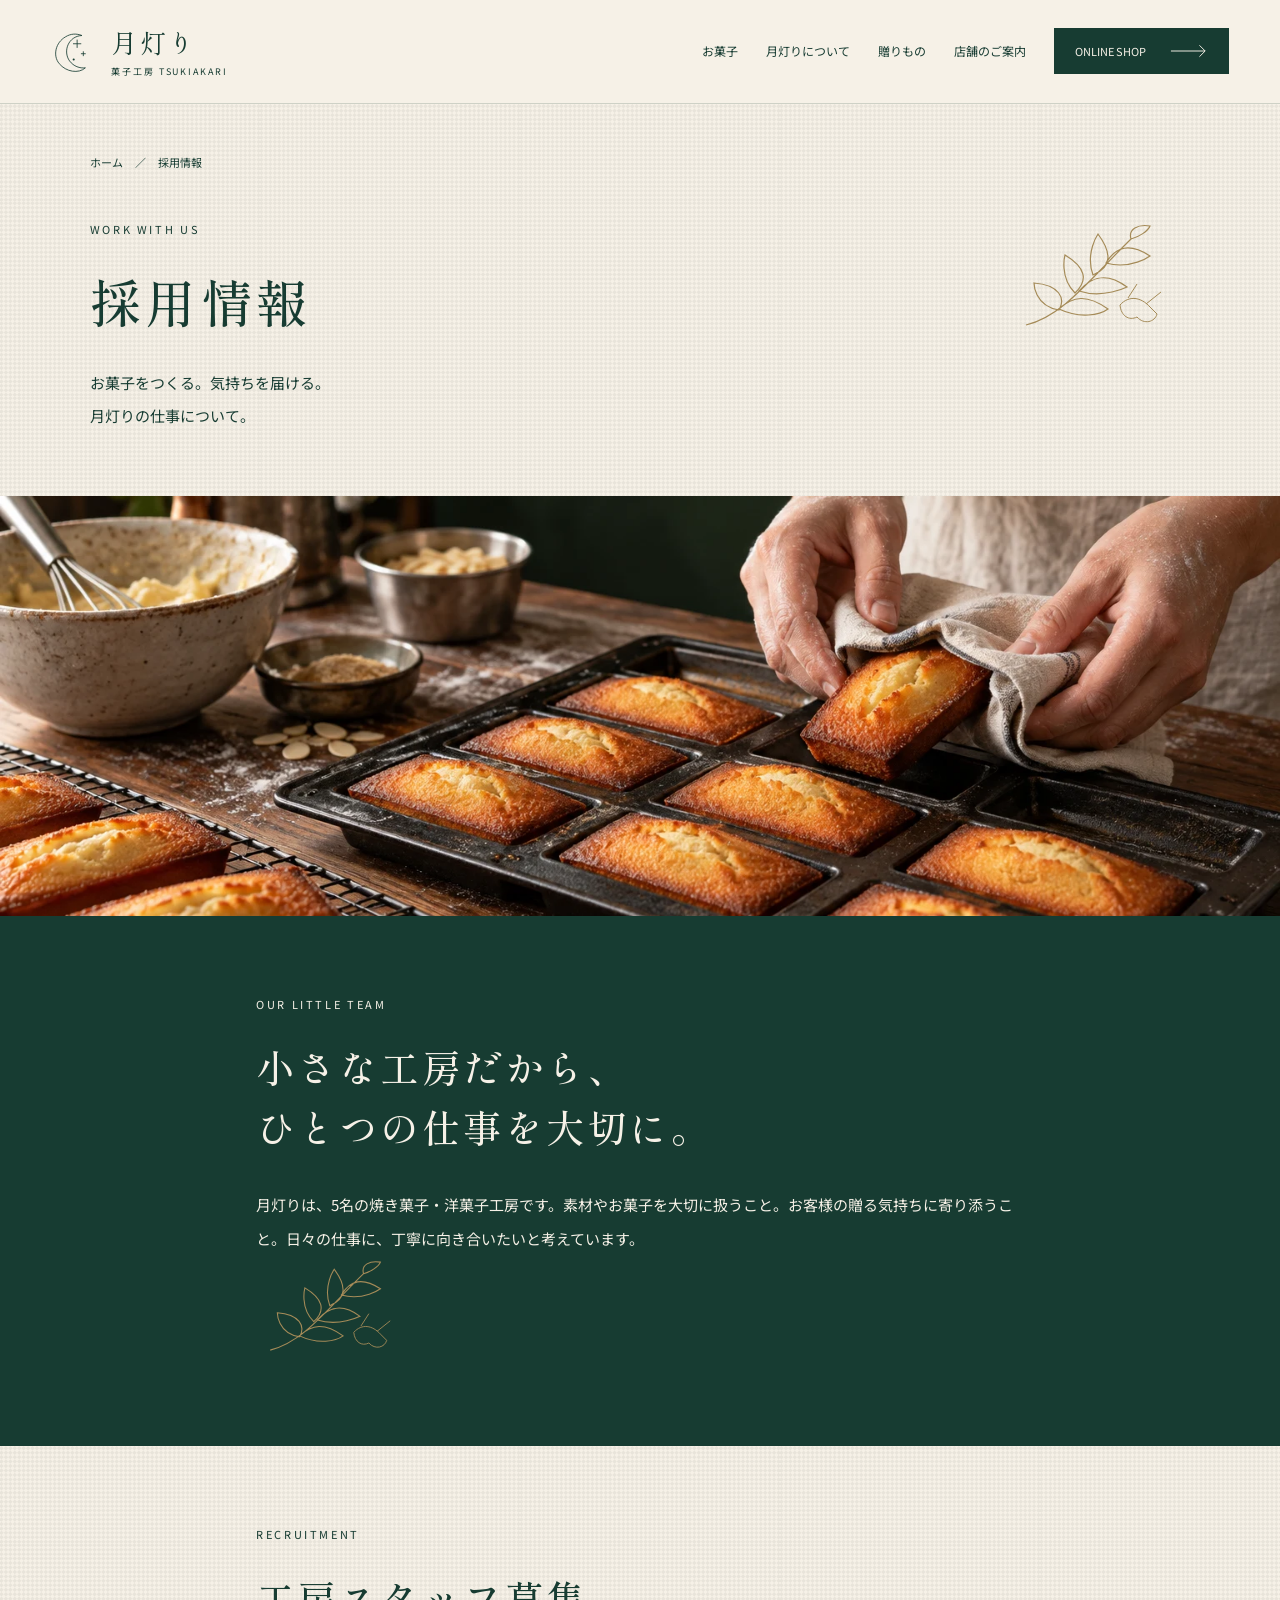
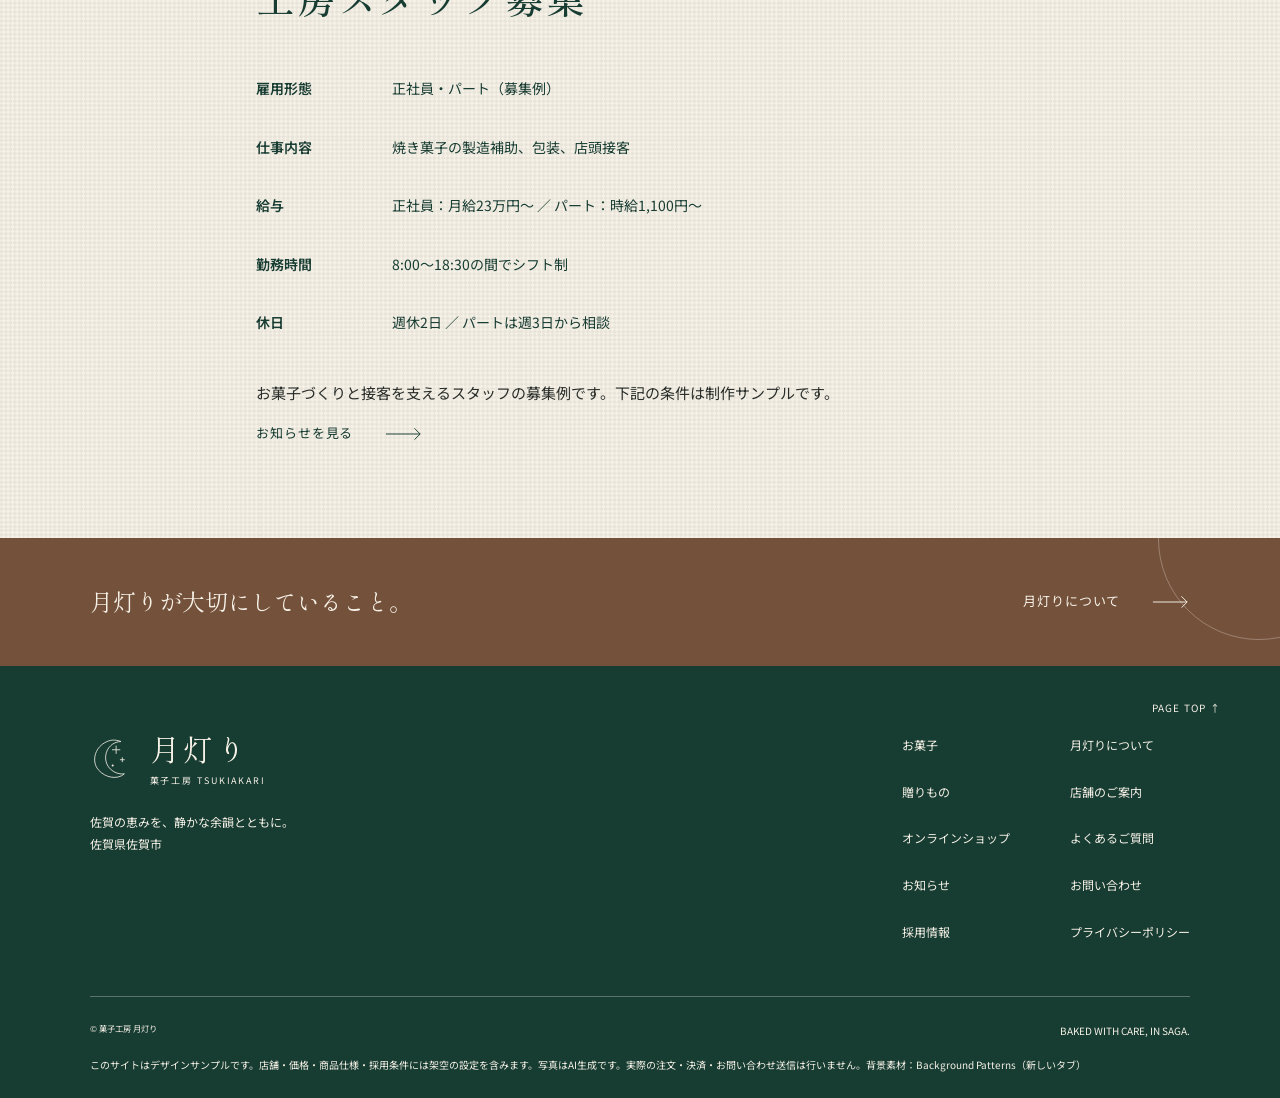
<file: recruit.HTML>
<!doctype html>
<html lang="ja" class="no-js">
  <head>
    <meta charset="utf-8" />
    <meta name="viewport" content="width=device-width, initial-scale=1" />
    <title>採用情報 | 菓子工房 月灯り</title>
    <meta
      name="description"
      content="佐賀市の菓子工房 月灯りの採用情報。5名の小さな工房で大切にしたい仕事の姿勢をご紹介。製造・販売スタッフの募集要項をご紹介します。"
    />
    <meta name="robots" content="index,follow,max-image-preview:large" />
    <meta name="theme-color" content="#173c32" />
    <meta property="og:locale" content="ja_JP" />
    <meta property="og:type" content="website" />
    <meta property="og:site_name" content="菓子工房 月灯り" />
    <meta property="og:title" content="採用情報" />
    <meta
      property="og:description"
      content="佐賀市の菓子工房 月灯りの採用情報。5名の小さな工房で大切にしたい仕事の姿勢をご紹介。製造・販売スタッフの募集要項をご紹介します。"
    />
    <meta property="og:image" content="images/hero.webp" />
    <meta property="og:image:alt" content="月灯りの焼き菓子と深緑のギフト箱" />
    <meta name="twitter:card" content="summary_large_image" />
    <link rel="icon" href="images/moon.svg" type="image/svg+xml" />
    <link rel="preconnect" href="https://fonts.googleapis.com" />
    <link rel="preconnect" href="https://fonts.gstatic.com" crossorigin />
    <link rel="stylesheet" href="style.CSS" />
    <!-- 公開前：実ドメインでcanonical・og:url・og:imageの絶対URL、JSON-LDのURL/@idを設定。確定した所在地・電話・営業日時・EC/SNS URLを反映。価格・アレルゲン等は実商品情報を確認。ホスト側でsitemap.xml/robots.txtを設定。 -->
    <script type="application/ld+json">
      {
        "@context": "https://schema.org",
        "@graph": [
          {
            "@type": "Bakery",
            "@id": "#tsukiakari",
            "name": "菓子工房 月灯り",
            "description": "佐賀県佐賀市の焼き菓子・洋菓子店。地元素材のフィナンシェとギフト商品。",
            "address": {
              "@type": "PostalAddress",
              "addressLocality": "佐賀市",
              "addressRegion": "佐賀県",
              "addressCountry": "JP"
            }
          },
          {
            "@type": "WebSite",
            "@id": "#website",
            "name": "菓子工房 月灯り",
            "inLanguage": "ja"
          },
          {
            "@type": "WebPage",
            "name": "採用情報",
            "description": "佐賀市の菓子工房 月灯りの採用情報。5名の小さな工房で大切にしたい仕事の姿勢をご紹介。製造・販売スタッフの募集要項をご紹介します。",
            "inLanguage": "ja",
            "about": { "@id": "#tsukiakari" }
          },
          {
            "@type": "BreadcrumbList",
            "itemListElement": [
              {
                "@type": "ListItem",
                "position": 1,
                "name": "ホーム",
                "item": "index.HTML"
              },
              {
                "@type": "ListItem",
                "position": 2,
                "name": "採用情報",
                "item": "recruit.HTML"
              }
            ]
          }
        ]
      }
    </script>
    <script src="script.JS" defer></script>
  </head>
  <body>
    <div class="site-loader" aria-hidden="true">
      <div class="loader-orbit"></div>
      <div class="loader-content">
        <svg
          class="brand-mark"
          viewBox="0 0 64 64"
          fill="none"
          aria-hidden="true"
        >
          <path
            d="M45 8C25 9 17 31 27 45c6 8 15 11 23 10C40 64 22 61 12 49 2 37 7 18 21 10c8-5 16-5 24-2Z"
            stroke="currentColor"
            stroke-width="1.2"
          />
          <path
            d="M38 14v12M32 20h12M47 31v7M43.5 34.5h7"
            stroke="currentColor"
            stroke-width="1.2"
          />
          <circle cx="33" cy="43" r="1.5" fill="currentColor" /></svg
        ><span class="loader-title">月灯り</span
        ><span class="loader-subtitle">菓子工房 TSUKIAKARI</span
        ><span class="loader-line"></span
        ><span class="loader-message">ひとつの余韻を、お届けします。</span>
      </div>
    </div>
    <a class="skip" href="#main">本文へ移動</a>
    <header class="site-header" id="top">
      <div class="header-inner">
        <a class="brand" href="index.HTML" aria-label="菓子工房 月灯り ホーム"
          ><svg
            class="brand-mark"
            viewBox="0 0 64 64"
            fill="none"
            aria-hidden="true"
          >
            <path
              d="M45 8C25 9 17 31 27 45c6 8 15 11 23 10C40 64 22 61 12 49 2 37 7 18 21 10c8-5 16-5 24-2Z"
              stroke="currentColor"
              stroke-width="1.2"
            />
            <path
              d="M38 14v12M32 20h12M47 31v7M43.5 34.5h7"
              stroke="currentColor"
              stroke-width="1.2"
            />
            <circle cx="33" cy="43" r="1.5" fill="currentColor" /></svg
          ><span class="brand-title"
            >月灯り<small>菓子工房 TSUKIAKARI</small></span
          ></a
        >
        <nav class="desktop-nav" aria-label="メインナビゲーション">
          <a href="products.HTML">お菓子</a
          ><a href="story.HTML">月灯りについて</a
          ><a href="gift.HTML">贈りもの</a><a href="store.HTML">店舗のご案内</a
          ><a class="button shop-link" href="shop.HTML"
            >ONLINE SHOP<svg
              class="arrow"
              viewBox="0 0 40 14"
              fill="none"
              aria-hidden="true"
            >
              <path
                d="M1 7h36M31 1l6 6-6 6"
                stroke="currentColor"
                stroke-width="1"
              /></svg
          ></a>
        </nav>
        <div class="header-controls">
          <a class="mobile-shop" href="shop.HTML">SHOP</a
          ><button
            class="menu-button"
            aria-label="メニューを開く"
            aria-controls="mobile-menu"
            aria-expanded="false"
          >
            <span></span><span></span><small>MENU</small>
          </button>
        </div>
      </div>
    </header>
    <main id="main" tabindex="-1">
      <section class="sub-intro patterned">
        <div class="wrap">
          <nav class="breadcrumb" aria-label="パンくずリスト">
            <a href="index.HTML">ホーム</a><span aria-hidden="true">／</span
            ><span aria-current="page">採用情報</span>
          </nav>
          <div class="sub-heading">
            <div>
              <span class="eyebrow">WORK WITH US</span>
              <h1>採用情報</h1>
            </div>
            <svg
              class="botanical"
              viewBox="0 0 180 120"
              fill="none"
              aria-hidden="true"
            >
              <path
                d="M16 104c37-9 63-45 105-86M49 89C24 85 24 62 24 62c25 2 32 15 25 27ZM65 72c-16-16-10-38-10-38 20 12 24 25 10 38ZM83 54c-8-22 5-41 5-41 14 19 14 33-5 41ZM96 42c25 7 44-7 44-7-20-13-34-10-44 7ZM69 70c24 8 48-4 48-4-20-15-35-11-48 4ZM49 88c21 10 41 6 49 0-21-15-35-13-49 0ZM121 18c8-2 17-8 19-13-12-2-22 3-19 13Z"
                stroke="currentColor"
                stroke-width="1.2"
              />
              <path
                d="M140 86c-9-10-21-12-30-2 1 11 9 16 17 12 7 8 18 5 20-3l-7-7Z"
                stroke="currentColor"
              />
              <path d="m118 77 9-14M136 83l15-12" stroke="currentColor" />
            </svg>
          </div>
          <p class="sub-lead">
            お菓子をつくる。気持ちを届ける。<br />月灯りの仕事について。
          </p>
        </div>
      </section>
      <div
        class="photo photo-craft wide-banner"
        role="img"
        aria-label="工房で焼き菓子を扱う手元"
      ></div>
      <section class="content-block dark">
        <div class="reading">
          <span class="eyebrow">OUR LITTLE TEAM</span>
          <h2>小さな工房だから、<br />ひとつの仕事を大切に。</h2>
          <p class="copy">
            月灯りは、5名の焼き菓子・洋菓子工房です。素材やお菓子を大切に扱うこと。お客様の贈る気持ちに寄り添うこと。日々の仕事に、丁寧に向き合いたいと考えています。
          </p>
          <svg
            class="botanical"
            viewBox="0 0 180 120"
            fill="none"
            aria-hidden="true"
          >
            <path
              d="M16 104c37-9 63-45 105-86M49 89C24 85 24 62 24 62c25 2 32 15 25 27ZM65 72c-16-16-10-38-10-38 20 12 24 25 10 38ZM83 54c-8-22 5-41 5-41 14 19 14 33-5 41ZM96 42c25 7 44-7 44-7-20-13-34-10-44 7ZM69 70c24 8 48-4 48-4-20-15-35-11-48 4ZM49 88c21 10 41 6 49 0-21-15-35-13-49 0ZM121 18c8-2 17-8 19-13-12-2-22 3-19 13Z"
              stroke="currentColor"
              stroke-width="1.2"
            />
            <path
              d="M140 86c-9-10-21-12-30-2 1 11 9 16 17 12 7 8 18 5 20-3l-7-7Z"
              stroke="currentColor"
            />
            <path d="m118 77 9-14M136 83l15-12" stroke="currentColor" />
          </svg>
        </div>
      </section>
      <section class="content-block patterned">
        <div class="reading">
          <span class="eyebrow">RECRUITMENT</span>
          <h2>工房スタッフ募集</h2>
          <dl class="store-info">
            <div>
              <dt>雇用形態</dt>
              <dd>正社員・パート（募集例）</dd>
            </div>
            <div>
              <dt>仕事内容</dt>
              <dd>焼き菓子の製造補助、包装、店頭接客</dd>
            </div>
            <div>
              <dt>給与</dt>
              <dd>正社員：月給23万円〜 ／ パート：時給1,100円〜</dd>
            </div>
            <div>
              <dt>勤務時間</dt>
              <dd>8:00〜18:30の間でシフト制</dd>
            </div>
            <div>
              <dt>休日</dt>
              <dd>週休2日 ／ パートは週3日から相談</dd>
            </div>
          </dl>
          <p class="copy">
            お菓子づくりと接客を支えるスタッフの募集例です。下記の条件は制作サンプルです。
          </p>
          <a class="link" href="news.HTML"
            >お知らせを見る<svg
              class="arrow"
              viewBox="0 0 40 14"
              fill="none"
              aria-hidden="true"
            >
              <path
                d="M1 7h36M31 1l6 6-6 6"
                stroke="currentColor"
                stroke-width="1"
              /></svg
          ></a>
        </div>
      </section>
      <section class="utility-strip">
        <div class="wrap">
          <p>月灯りが大切にしていること。</p>
          <a class="link" href="story.HTML"
            >月灯りについて<svg
              class="arrow"
              viewBox="0 0 40 14"
              fill="none"
              aria-hidden="true"
            >
              <path
                d="M1 7h36M31 1l6 6-6 6"
                stroke="currentColor"
                stroke-width="1"
              /></svg
          ></a>
        </div>
      </section>
    </main>
    <footer class="site-footer">
      <a class="back-top" href="#top">PAGE TOP ↑</a>
      <div class="wrap">
        <div class="footer-top">
          <div class="footer-brand">
            <a class="brand" href="index.HTML"
              ><svg
                class="brand-mark"
                viewBox="0 0 64 64"
                fill="none"
                aria-hidden="true"
              >
                <path
                  d="M45 8C25 9 17 31 27 45c6 8 15 11 23 10C40 64 22 61 12 49 2 37 7 18 21 10c8-5 16-5 24-2Z"
                  stroke="currentColor"
                  stroke-width="1.2"
                />
                <path
                  d="M38 14v12M32 20h12M47 31v7M43.5 34.5h7"
                  stroke="currentColor"
                  stroke-width="1.2"
                />
                <circle cx="33" cy="43" r="1.5" fill="currentColor" /></svg
              ><span class="brand-title"
                >月灯り<small>菓子工房 TSUKIAKARI</small></span
              ></a
            >
            <p>佐賀の恵みを、静かな余韻とともに。<br />佐賀県佐賀市</p>
          </div>
          <nav class="footer-nav" aria-label="フッターナビゲーション">
            <a href="products.HTML">お菓子</a
            ><a href="story.HTML">月灯りについて</a
            ><a href="gift.HTML">贈りもの</a
            ><a href="store.HTML">店舗のご案内</a
            ><a href="shop.HTML">オンラインショップ</a
            ><a href="faq.HTML">よくあるご質問</a
            ><a href="news.HTML">お知らせ</a
            ><a href="contact.HTML">お問い合わせ</a
            ><a href="recruit.HTML">採用情報</a
            ><a href="privacy.HTML">プライバシーポリシー</a>
          </nav>
        </div>
        <div class="footer-bottom">
          <small>© 菓子工房 月灯り</small><span>BAKED WITH CARE, IN SAGA.</span>
        </div>
        <p class="footer-note">
          このサイトはデザインサンプルです。店舗・価格・商品仕様・採用条件には架空の設定を含みます。写真はAI生成です。実際の注文・決済・お問い合わせ送信は行いません。背景素材：<a
            href="https://background-patterns.co/templates/elegant-floral-pattern-with-delicate-symmetrical-black-lines"
            target="_blank"
            rel="noopener noreferrer"
            >Background Patterns（新しいタブ）</a
          >
        </p>
      </div>
    </footer>
    <div
      class="menu-panel"
      id="mobile-menu"
      role="dialog"
      aria-modal="true"
      aria-label="サイトメニュー"
      hidden
    >
      <div class="menu-top">
        <a class="brand" href="index.HTML"
          ><svg
            class="brand-mark"
            viewBox="0 0 64 64"
            fill="none"
            aria-hidden="true"
          >
            <path
              d="M45 8C25 9 17 31 27 45c6 8 15 11 23 10C40 64 22 61 12 49 2 37 7 18 21 10c8-5 16-5 24-2Z"
              stroke="currentColor"
              stroke-width="1.2"
            />
            <path
              d="M38 14v12M32 20h12M47 31v7M43.5 34.5h7"
              stroke="currentColor"
              stroke-width="1.2"
            />
            <circle cx="33" cy="43" r="1.5" fill="currentColor" /></svg
          ><span class="brand-title"
            >月灯り<small>菓子工房 TSUKIAKARI</small></span
          ></a
        ><button class="menu-close">閉じる</button>
      </div>
      <nav aria-label="モバイルナビゲーション">
        <a href="index.HTML">ホーム<small>HOME</small></a
        ><a href="products.HTML">お菓子<small>SWEETS</small></a
        ><a href="story.HTML">月灯りについて<small>OUR STORY</small></a
        ><a href="gift.HTML">贈りもの<small>GIFT</small></a
        ><a href="store.HTML">店舗のご案内<small>VISIT US</small></a
        ><a href="shop.HTML">オンラインショップ<small>ONLINE SHOP</small></a
        ><a href="faq.HTML">よくあるご質問<small>FAQ</small></a>
      </nav>
      <div class="menu-meta">
        佐賀県佐賀市の焼き菓子・洋菓子店<br /><a
          class="link"
          href="contact.HTML"
          >お問い合わせ<svg
            class="arrow"
            viewBox="0 0 40 14"
            fill="none"
            aria-hidden="true"
          >
            <path
              d="M1 7h36M31 1l6 6-6 6"
              stroke="currentColor"
              stroke-width="1"
            /></svg
        ></a>
      </div>
    </div>
    <div class="transition-curtain" aria-hidden="true">
      <svg
        class="brand-mark"
        viewBox="0 0 64 64"
        fill="none"
        aria-hidden="true"
      >
        <path
          d="M45 8C25 9 17 31 27 45c6 8 15 11 23 10C40 64 22 61 12 49 2 37 7 18 21 10c8-5 16-5 24-2Z"
          stroke="currentColor"
          stroke-width="1.2"
        />
        <path
          d="M38 14v12M32 20h12M47 31v7M43.5 34.5h7"
          stroke="currentColor"
          stroke-width="1.2"
        />
        <circle cx="33" cy="43" r="1.5" fill="currentColor" />
      </svg>
    </div>
  </body>
</html>
</file>
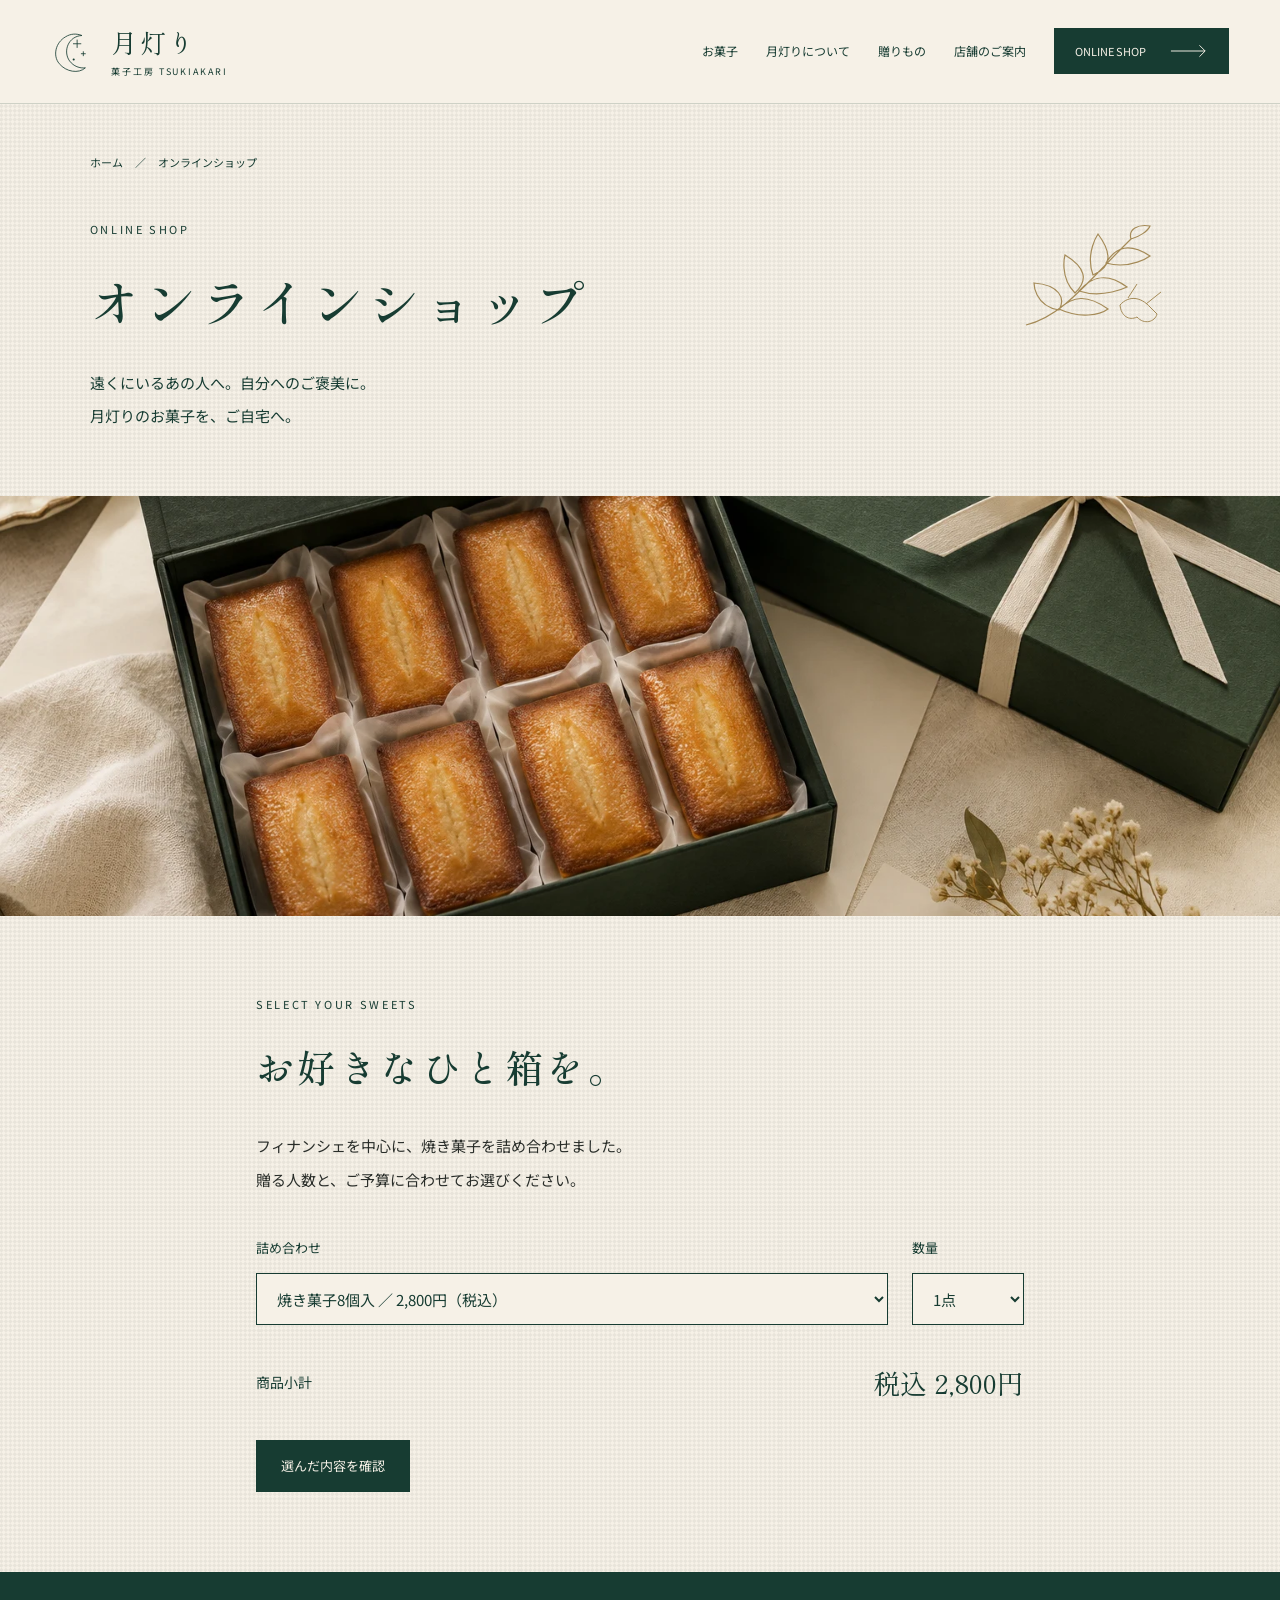
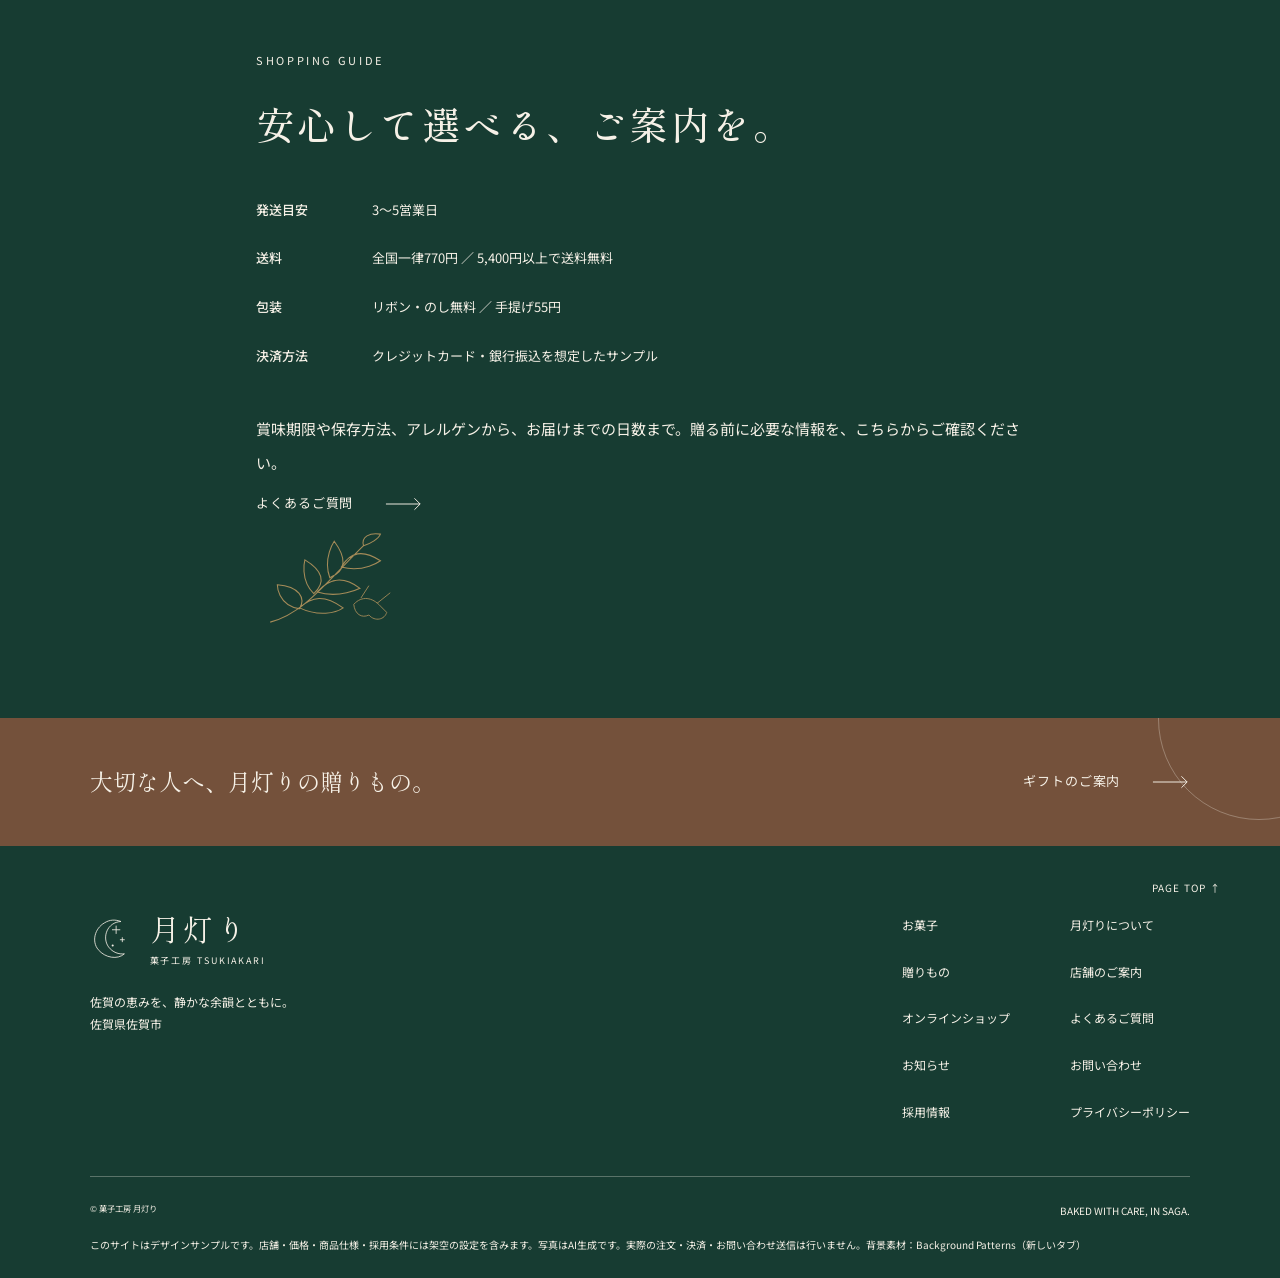
<file: shop.HTML>
<!doctype html>
<html lang="ja" class="no-js">
  <head>
    <meta charset="utf-8" />
    <meta name="viewport" content="width=device-width, initial-scale=1" />
    <title>オンラインショップ | 菓子工房 月灯り</title>
    <meta
      name="description"
      content="菓子工房 月灯りのお取り寄せ。焼き菓子の詰め合わせ、価格、送料、発送目安をご紹介。商品と数量を選べるデザインサンプルです。"
    />
    <meta name="robots" content="index,follow,max-image-preview:large" />
    <meta name="theme-color" content="#173c32" />
    <meta property="og:locale" content="ja_JP" />
    <meta property="og:type" content="website" />
    <meta property="og:site_name" content="菓子工房 月灯り" />
    <meta property="og:title" content="オンラインショップ" />
    <meta
      property="og:description"
      content="菓子工房 月灯りのお取り寄せ。焼き菓子の詰め合わせ、価格、送料、発送目安をご紹介。商品と数量を選べるデザインサンプルです。"
    />
    <meta property="og:image" content="images/hero.webp" />
    <meta property="og:image:alt" content="月灯りの焼き菓子と深緑のギフト箱" />
    <meta name="twitter:card" content="summary_large_image" />
    <link rel="icon" href="images/moon.svg" type="image/svg+xml" />
    <link rel="preconnect" href="https://fonts.googleapis.com" />
    <link rel="preconnect" href="https://fonts.gstatic.com" crossorigin />
    <link rel="stylesheet" href="style.CSS" />
    <!-- 公開前：実ドメインでcanonical・og:url・og:imageの絶対URL、JSON-LDのURL/@idを設定。確定した所在地・電話・営業日時・EC/SNS URLを反映。価格・アレルゲン等は実商品情報を確認。ホスト側でsitemap.xml/robots.txtを設定。 -->
    <script type="application/ld+json">
      {
        "@context": "https://schema.org",
        "@graph": [
          {
            "@type": "Bakery",
            "@id": "#tsukiakari",
            "name": "菓子工房 月灯り",
            "description": "佐賀県佐賀市の焼き菓子・洋菓子店。地元素材のフィナンシェとギフト商品。",
            "address": {
              "@type": "PostalAddress",
              "addressLocality": "佐賀市",
              "addressRegion": "佐賀県",
              "addressCountry": "JP"
            }
          },
          {
            "@type": "WebSite",
            "@id": "#website",
            "name": "菓子工房 月灯り",
            "inLanguage": "ja"
          },
          {
            "@type": "WebPage",
            "name": "オンラインショップ",
            "description": "菓子工房 月灯りのお取り寄せ。焼き菓子の詰め合わせ、価格、送料、発送目安をご紹介。商品と数量を選べるデザインサンプルです。",
            "inLanguage": "ja",
            "about": { "@id": "#tsukiakari" }
          },
          {
            "@type": "BreadcrumbList",
            "itemListElement": [
              {
                "@type": "ListItem",
                "position": 1,
                "name": "ホーム",
                "item": "index.HTML"
              },
              {
                "@type": "ListItem",
                "position": 2,
                "name": "オンラインショップ",
                "item": "shop.HTML"
              }
            ]
          }
        ]
      }
    </script>
    <script src="script.JS" defer></script>
  </head>
  <body>
    <div class="site-loader" aria-hidden="true">
      <div class="loader-orbit"></div>
      <div class="loader-content">
        <svg
          class="brand-mark"
          viewBox="0 0 64 64"
          fill="none"
          aria-hidden="true"
        >
          <path
            d="M45 8C25 9 17 31 27 45c6 8 15 11 23 10C40 64 22 61 12 49 2 37 7 18 21 10c8-5 16-5 24-2Z"
            stroke="currentColor"
            stroke-width="1.2"
          />
          <path
            d="M38 14v12M32 20h12M47 31v7M43.5 34.5h7"
            stroke="currentColor"
            stroke-width="1.2"
          />
          <circle cx="33" cy="43" r="1.5" fill="currentColor" /></svg
        ><span class="loader-title">月灯り</span
        ><span class="loader-subtitle">菓子工房 TSUKIAKARI</span
        ><span class="loader-line"></span
        ><span class="loader-message">ひとつの余韻を、お届けします。</span>
      </div>
    </div>
    <a class="skip" href="#main">本文へ移動</a>
    <header class="site-header" id="top">
      <div class="header-inner">
        <a class="brand" href="index.HTML" aria-label="菓子工房 月灯り ホーム"
          ><svg
            class="brand-mark"
            viewBox="0 0 64 64"
            fill="none"
            aria-hidden="true"
          >
            <path
              d="M45 8C25 9 17 31 27 45c6 8 15 11 23 10C40 64 22 61 12 49 2 37 7 18 21 10c8-5 16-5 24-2Z"
              stroke="currentColor"
              stroke-width="1.2"
            />
            <path
              d="M38 14v12M32 20h12M47 31v7M43.5 34.5h7"
              stroke="currentColor"
              stroke-width="1.2"
            />
            <circle cx="33" cy="43" r="1.5" fill="currentColor" /></svg
          ><span class="brand-title"
            >月灯り<small>菓子工房 TSUKIAKARI</small></span
          ></a
        >
        <nav class="desktop-nav" aria-label="メインナビゲーション">
          <a href="products.HTML">お菓子</a
          ><a href="story.HTML">月灯りについて</a
          ><a href="gift.HTML">贈りもの</a><a href="store.HTML">店舗のご案内</a
          ><a class="button shop-link" href="shop.HTML"
            >ONLINE SHOP<svg
              class="arrow"
              viewBox="0 0 40 14"
              fill="none"
              aria-hidden="true"
            >
              <path
                d="M1 7h36M31 1l6 6-6 6"
                stroke="currentColor"
                stroke-width="1"
              /></svg
          ></a>
        </nav>
        <div class="header-controls">
          <a class="mobile-shop" href="shop.HTML">SHOP</a
          ><button
            class="menu-button"
            aria-label="メニューを開く"
            aria-controls="mobile-menu"
            aria-expanded="false"
          >
            <span></span><span></span><small>MENU</small>
          </button>
        </div>
      </div>
    </header>
    <main id="main" tabindex="-1">
      <section class="sub-intro patterned">
        <div class="wrap">
          <nav class="breadcrumb" aria-label="パンくずリスト">
            <a href="index.HTML">ホーム</a><span aria-hidden="true">／</span
            ><span aria-current="page">オンラインショップ</span>
          </nav>
          <div class="sub-heading">
            <div>
              <span class="eyebrow">ONLINE SHOP</span>
              <h1>オンラインショップ</h1>
            </div>
            <svg
              class="botanical"
              viewBox="0 0 180 120"
              fill="none"
              aria-hidden="true"
            >
              <path
                d="M16 104c37-9 63-45 105-86M49 89C24 85 24 62 24 62c25 2 32 15 25 27ZM65 72c-16-16-10-38-10-38 20 12 24 25 10 38ZM83 54c-8-22 5-41 5-41 14 19 14 33-5 41ZM96 42c25 7 44-7 44-7-20-13-34-10-44 7ZM69 70c24 8 48-4 48-4-20-15-35-11-48 4ZM49 88c21 10 41 6 49 0-21-15-35-13-49 0ZM121 18c8-2 17-8 19-13-12-2-22 3-19 13Z"
                stroke="currentColor"
                stroke-width="1.2"
              />
              <path
                d="M140 86c-9-10-21-12-30-2 1 11 9 16 17 12 7 8 18 5 20-3l-7-7Z"
                stroke="currentColor"
              />
              <path d="m118 77 9-14M136 83l15-12" stroke="currentColor" />
            </svg>
          </div>
          <p class="sub-lead">
            遠くにいるあの人へ。自分へのご褒美に。<br />月灯りのお菓子を、ご自宅へ。
          </p>
        </div>
      </section>
      <div
        class="photo photo-gift wide-banner"
        role="img"
        aria-label="焼き菓子ギフトを詰めた深緑の箱"
      ></div>
      <section class="content-block patterned">
        <div class="reading">
          <span class="eyebrow">SELECT YOUR SWEETS</span>
          <h2>お好きなひと箱を。</h2>
          <p class="copy">
            フィナンシェを中心に、焼き菓子を詰め合わせました。<br />贈る人数と、ご予算に合わせてお選びください。
          </p>
          <div class="shop-selection">
            <div>
              <label class="field-label" for="shop-product">詰め合わせ</label
              ><select class="select-control" id="shop-product">
                <option data-price="2800">
                  焼き菓子8個入 ／ 2,800円（税込）
                </option>
                <option data-price="4200">
                  焼き菓子12個入 ／ 4,200円（税込）
                </option>
                <option data-price="1920">
                  フィナンシェ6個入 ／ 1,920円（税込）
                </option>
              </select>
            </div>
            <div>
              <label class="field-label" for="shop-quantity">数量</label
              ><select class="select-control" id="shop-quantity">
                <option value="1">1点</option>
                <option value="2">2点</option>
                <option value="3">3点</option>
                <option value="4">4点</option>
              </select>
            </div>
          </div>
          <div class="shop-total">
            <span>商品小計</span
            ><output id="shop-subtotal" aria-live="polite">税込 2,800円</output>
          </div>
          <button type="button" class="button" id="preview-order">
            選んだ内容を確認
          </button>
          <p class="notice" id="order-preview" role="status" hidden></p>
          <noscript
            ><p class="guide-note">
              8個入2,800円、12個入4,200円、フィナンシェ6個入1,920円（税込）。JavaScriptを有効にすると数量に応じた小計を確認できます。
            </p></noscript
          >
        </div>
      </section>
      <section class="content-block dark">
        <div class="reading">
          <span class="eyebrow">SHOPPING GUIDE</span>
          <h2>安心して選べる、ご案内を。</h2>
          <dl class="specs">
            <div>
              <dt>発送目安</dt>
              <dd>3〜5営業日</dd>
            </div>
            <div>
              <dt>送料</dt>
              <dd>全国一律770円 ／ 5,400円以上で送料無料</dd>
            </div>
            <div>
              <dt>包装</dt>
              <dd>リボン・のし無料 ／ 手提げ55円</dd>
            </div>
            <div>
              <dt>決済方法</dt>
              <dd>クレジットカード・銀行振込を想定したサンプル</dd>
            </div>
          </dl>
          <p class="copy">
            賞味期限や保存方法、アレルゲンから、お届けまでの日数まで。贈る前に必要な情報を、こちらからご確認ください。
          </p>
          <a class="link" href="faq.HTML"
            >よくあるご質問<svg
              class="arrow"
              viewBox="0 0 40 14"
              fill="none"
              aria-hidden="true"
            >
              <path
                d="M1 7h36M31 1l6 6-6 6"
                stroke="currentColor"
                stroke-width="1"
              /></svg></a
          ><svg
            class="botanical"
            viewBox="0 0 180 120"
            fill="none"
            aria-hidden="true"
          >
            <path
              d="M16 104c37-9 63-45 105-86M49 89C24 85 24 62 24 62c25 2 32 15 25 27ZM65 72c-16-16-10-38-10-38 20 12 24 25 10 38ZM83 54c-8-22 5-41 5-41 14 19 14 33-5 41ZM96 42c25 7 44-7 44-7-20-13-34-10-44 7ZM69 70c24 8 48-4 48-4-20-15-35-11-48 4ZM49 88c21 10 41 6 49 0-21-15-35-13-49 0ZM121 18c8-2 17-8 19-13-12-2-22 3-19 13Z"
              stroke="currentColor"
              stroke-width="1.2"
            />
            <path
              d="M140 86c-9-10-21-12-30-2 1 11 9 16 17 12 7 8 18 5 20-3l-7-7Z"
              stroke="currentColor"
            />
            <path d="m118 77 9-14M136 83l15-12" stroke="currentColor" />
          </svg>
        </div>
      </section>
      <section class="utility-strip">
        <div class="wrap">
          <p>大切な人へ、月灯りの贈りもの。</p>
          <a class="link" href="gift.HTML"
            >ギフトのご案内<svg
              class="arrow"
              viewBox="0 0 40 14"
              fill="none"
              aria-hidden="true"
            >
              <path
                d="M1 7h36M31 1l6 6-6 6"
                stroke="currentColor"
                stroke-width="1"
              /></svg
          ></a>
        </div>
      </section>
    </main>
    <footer class="site-footer">
      <a class="back-top" href="#top">PAGE TOP ↑</a>
      <div class="wrap">
        <div class="footer-top">
          <div class="footer-brand">
            <a class="brand" href="index.HTML"
              ><svg
                class="brand-mark"
                viewBox="0 0 64 64"
                fill="none"
                aria-hidden="true"
              >
                <path
                  d="M45 8C25 9 17 31 27 45c6 8 15 11 23 10C40 64 22 61 12 49 2 37 7 18 21 10c8-5 16-5 24-2Z"
                  stroke="currentColor"
                  stroke-width="1.2"
                />
                <path
                  d="M38 14v12M32 20h12M47 31v7M43.5 34.5h7"
                  stroke="currentColor"
                  stroke-width="1.2"
                />
                <circle cx="33" cy="43" r="1.5" fill="currentColor" /></svg
              ><span class="brand-title"
                >月灯り<small>菓子工房 TSUKIAKARI</small></span
              ></a
            >
            <p>佐賀の恵みを、静かな余韻とともに。<br />佐賀県佐賀市</p>
          </div>
          <nav class="footer-nav" aria-label="フッターナビゲーション">
            <a href="products.HTML">お菓子</a
            ><a href="story.HTML">月灯りについて</a
            ><a href="gift.HTML">贈りもの</a
            ><a href="store.HTML">店舗のご案内</a
            ><a href="shop.HTML">オンラインショップ</a
            ><a href="faq.HTML">よくあるご質問</a
            ><a href="news.HTML">お知らせ</a
            ><a href="contact.HTML">お問い合わせ</a
            ><a href="recruit.HTML">採用情報</a
            ><a href="privacy.HTML">プライバシーポリシー</a>
          </nav>
        </div>
        <div class="footer-bottom">
          <small>© 菓子工房 月灯り</small><span>BAKED WITH CARE, IN SAGA.</span>
        </div>
        <p class="footer-note">
          このサイトはデザインサンプルです。店舗・価格・商品仕様・採用条件には架空の設定を含みます。写真はAI生成です。実際の注文・決済・お問い合わせ送信は行いません。背景素材：<a
            href="https://background-patterns.co/templates/elegant-floral-pattern-with-delicate-symmetrical-black-lines"
            target="_blank"
            rel="noopener noreferrer"
            >Background Patterns（新しいタブ）</a
          >
        </p>
      </div>
    </footer>
    <div
      class="menu-panel"
      id="mobile-menu"
      role="dialog"
      aria-modal="true"
      aria-label="サイトメニュー"
      hidden
    >
      <div class="menu-top">
        <a class="brand" href="index.HTML"
          ><svg
            class="brand-mark"
            viewBox="0 0 64 64"
            fill="none"
            aria-hidden="true"
          >
            <path
              d="M45 8C25 9 17 31 27 45c6 8 15 11 23 10C40 64 22 61 12 49 2 37 7 18 21 10c8-5 16-5 24-2Z"
              stroke="currentColor"
              stroke-width="1.2"
            />
            <path
              d="M38 14v12M32 20h12M47 31v7M43.5 34.5h7"
              stroke="currentColor"
              stroke-width="1.2"
            />
            <circle cx="33" cy="43" r="1.5" fill="currentColor" /></svg
          ><span class="brand-title"
            >月灯り<small>菓子工房 TSUKIAKARI</small></span
          ></a
        ><button class="menu-close">閉じる</button>
      </div>
      <nav aria-label="モバイルナビゲーション">
        <a href="index.HTML">ホーム<small>HOME</small></a
        ><a href="products.HTML">お菓子<small>SWEETS</small></a
        ><a href="story.HTML">月灯りについて<small>OUR STORY</small></a
        ><a href="gift.HTML">贈りもの<small>GIFT</small></a
        ><a href="store.HTML">店舗のご案内<small>VISIT US</small></a
        ><a href="shop.HTML">オンラインショップ<small>ONLINE SHOP</small></a
        ><a href="faq.HTML">よくあるご質問<small>FAQ</small></a>
      </nav>
      <div class="menu-meta">
        佐賀県佐賀市の焼き菓子・洋菓子店<br /><a
          class="link"
          href="contact.HTML"
          >お問い合わせ<svg
            class="arrow"
            viewBox="0 0 40 14"
            fill="none"
            aria-hidden="true"
          >
            <path
              d="M1 7h36M31 1l6 6-6 6"
              stroke="currentColor"
              stroke-width="1"
            /></svg
        ></a>
      </div>
    </div>
    <div class="transition-curtain" aria-hidden="true">
      <svg
        class="brand-mark"
        viewBox="0 0 64 64"
        fill="none"
        aria-hidden="true"
      >
        <path
          d="M45 8C25 9 17 31 27 45c6 8 15 11 23 10C40 64 22 61 12 49 2 37 7 18 21 10c8-5 16-5 24-2Z"
          stroke="currentColor"
          stroke-width="1.2"
        />
        <path
          d="M38 14v12M32 20h12M47 31v7M43.5 34.5h7"
          stroke="currentColor"
          stroke-width="1.2"
        />
        <circle cx="33" cy="43" r="1.5" fill="currentColor" />
      </svg>
    </div>
  </body>
</html>
</file>
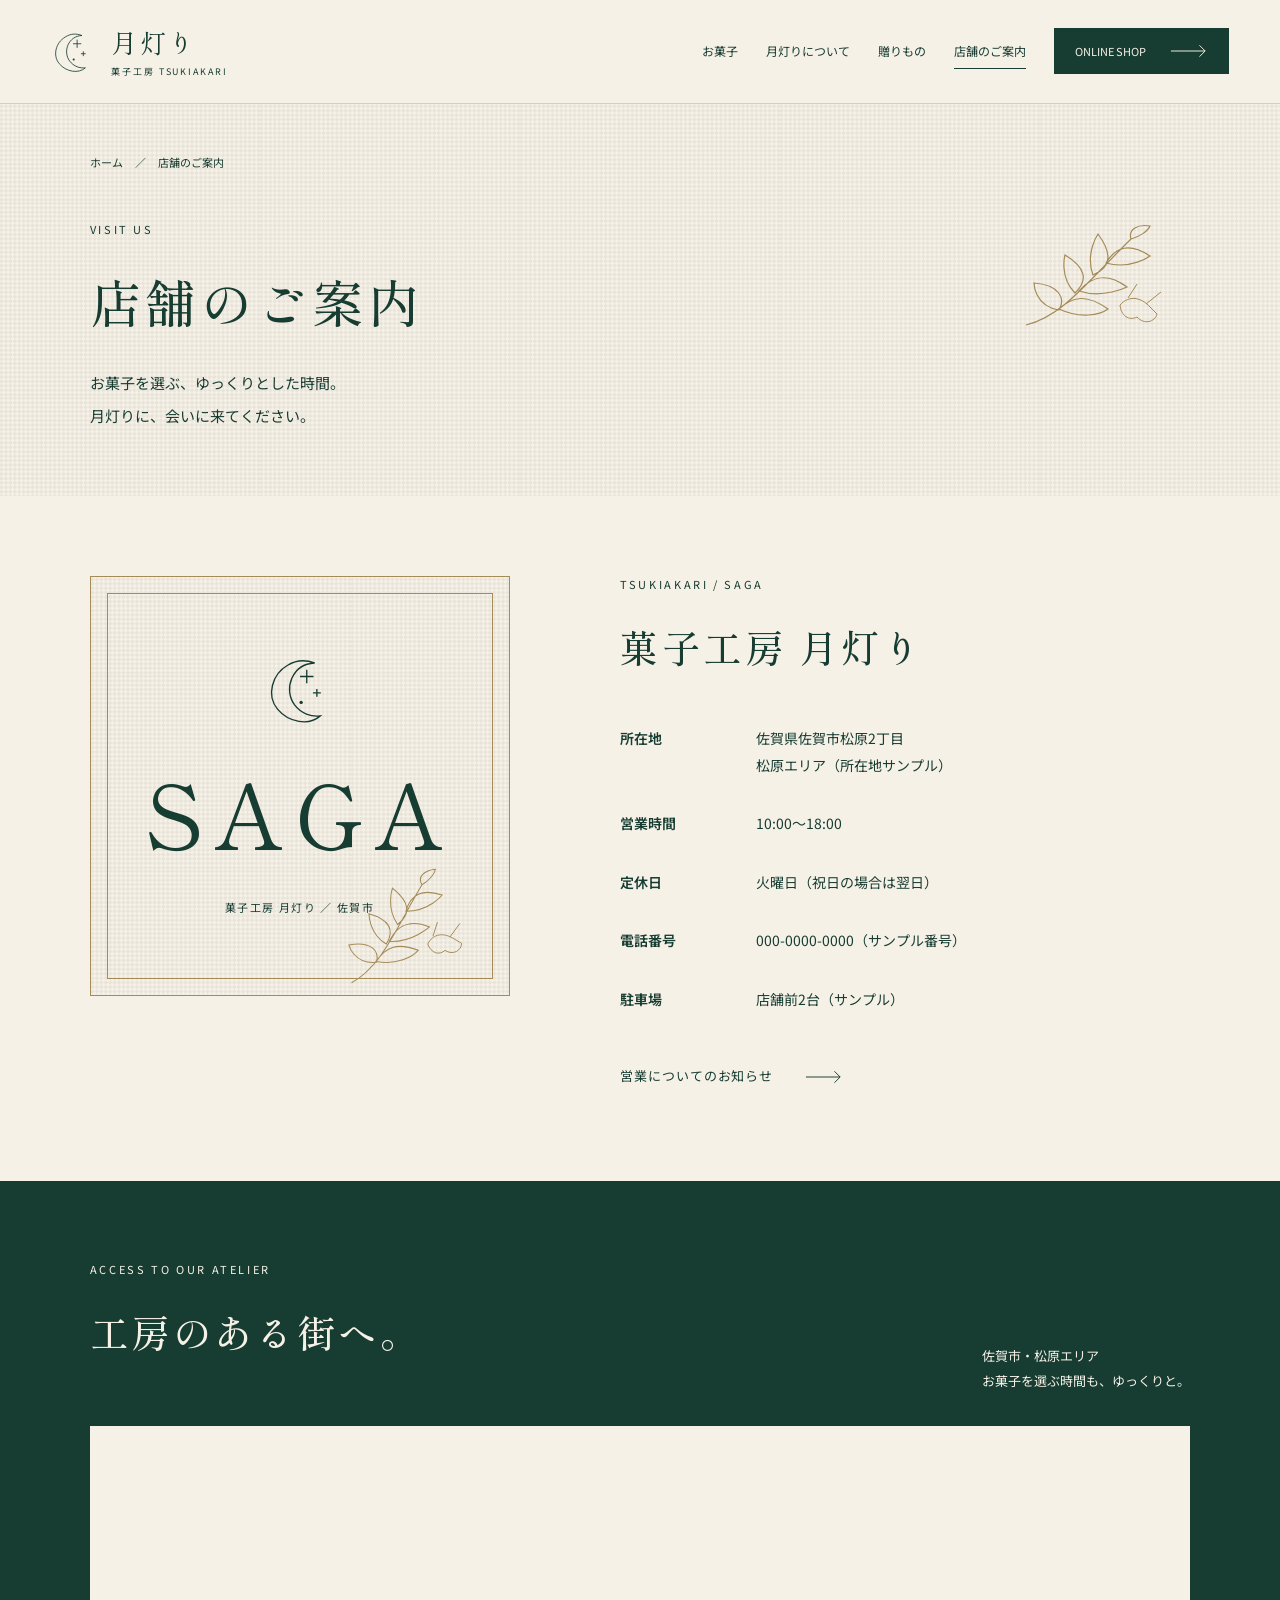
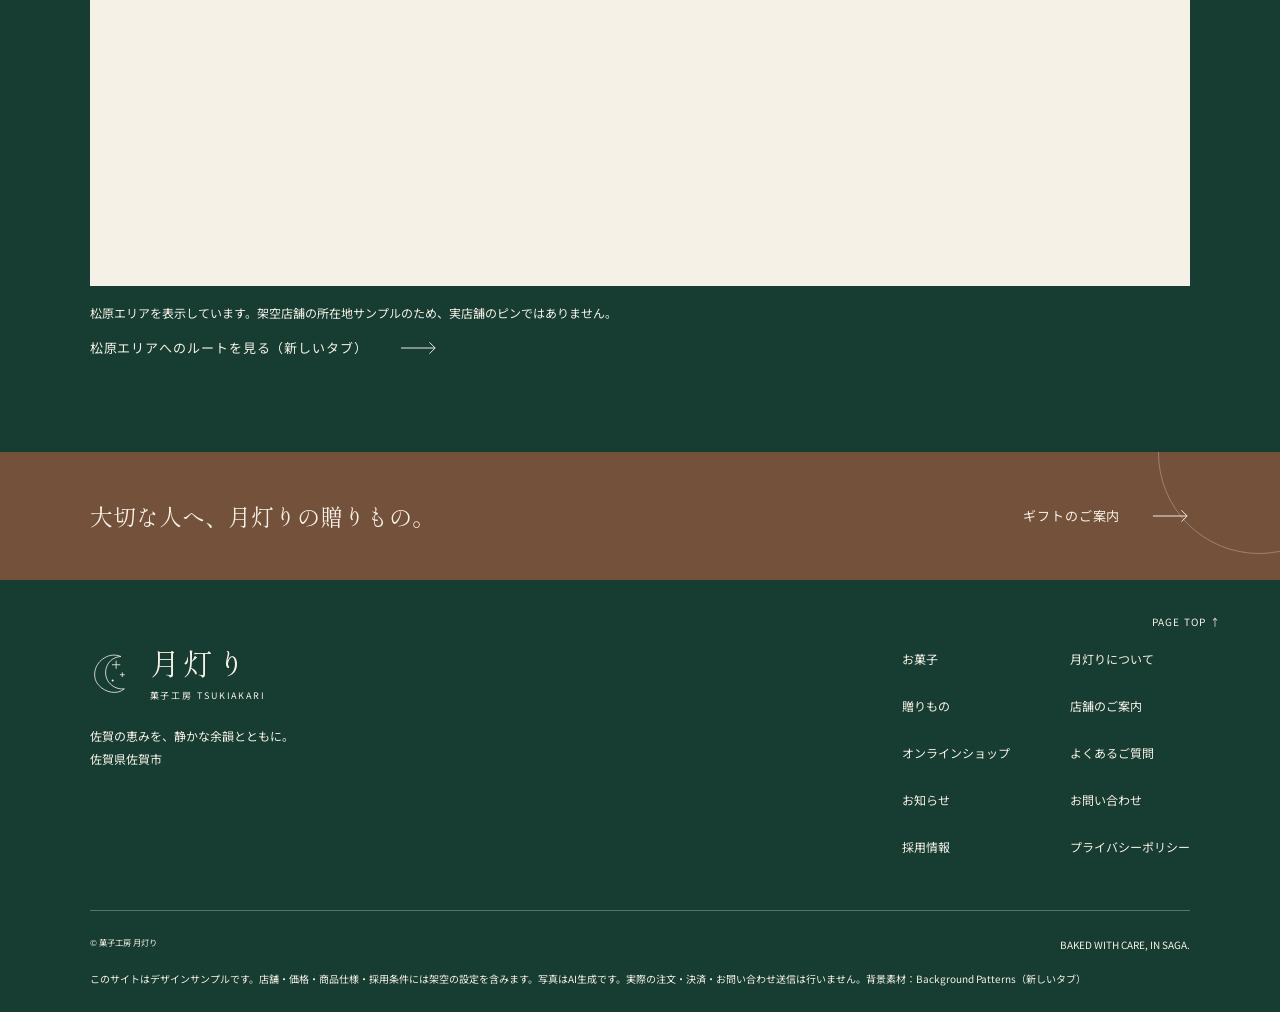
<file: store.HTML>
<!doctype html>
<html lang="ja" class="no-js">
  <head>
    <meta charset="utf-8" />
    <meta name="viewport" content="width=device-width, initial-scale=1" />
    <title>店舗のご案内 | 菓子工房 月灯り</title>
    <meta
      name="description"
      content="菓子工房 月灯りの店舗案内。所在地は佐賀県佐賀市。営業時間10:00〜18:00・火曜定休の店舗サンプル。Googleマップで佐賀市松原エリアをご覧いただけます。"
    />
    <meta name="robots" content="index,follow,max-image-preview:large" />
    <meta name="theme-color" content="#173c32" />
    <meta property="og:locale" content="ja_JP" />
    <meta property="og:type" content="website" />
    <meta property="og:site_name" content="菓子工房 月灯り" />
    <meta property="og:title" content="店舗のご案内" />
    <meta
      property="og:description"
      content="菓子工房 月灯りの店舗案内。所在地は佐賀県佐賀市。営業時間10:00〜18:00・火曜定休の店舗サンプル。Googleマップで佐賀市松原エリアをご覧いただけます。"
    />
    <meta property="og:image" content="images/hero.webp" />
    <meta property="og:image:alt" content="月灯りの焼き菓子と深緑のギフト箱" />
    <meta name="twitter:card" content="summary_large_image" />
    <link rel="icon" href="images/moon.svg" type="image/svg+xml" />
    <link rel="preconnect" href="https://fonts.googleapis.com" />
    <link rel="preconnect" href="https://fonts.gstatic.com" crossorigin />
    <link rel="stylesheet" href="style.CSS" />
    <!-- 公開前：実ドメインでcanonical・og:url・og:imageの絶対URL、JSON-LDのURL/@idを設定。確定した所在地・電話・営業日時・EC/SNS URLを反映。価格・アレルゲン等は実商品情報を確認。ホスト側でsitemap.xml/robots.txtを設定。 -->
    <script type="application/ld+json">
      {
        "@context": "https://schema.org",
        "@graph": [
          {
            "@type": "Bakery",
            "@id": "#tsukiakari",
            "name": "菓子工房 月灯り",
            "description": "佐賀県佐賀市の焼き菓子・洋菓子店。地元素材のフィナンシェとギフト商品。",
            "address": {
              "@type": "PostalAddress",
              "addressLocality": "佐賀市",
              "addressRegion": "佐賀県",
              "addressCountry": "JP"
            }
          },
          {
            "@type": "WebSite",
            "@id": "#website",
            "name": "菓子工房 月灯り",
            "inLanguage": "ja"
          },
          {
            "@type": "WebPage",
            "name": "店舗のご案内",
            "description": "菓子工房 月灯りの店舗案内。所在地は佐賀県佐賀市。営業時間10:00〜18:00・火曜定休の店舗サンプル。Googleマップで佐賀市松原エリアをご覧いただけます。",
            "inLanguage": "ja",
            "about": { "@id": "#tsukiakari" }
          },
          {
            "@type": "BreadcrumbList",
            "itemListElement": [
              {
                "@type": "ListItem",
                "position": 1,
                "name": "ホーム",
                "item": "index.HTML"
              },
              {
                "@type": "ListItem",
                "position": 2,
                "name": "店舗のご案内",
                "item": "store.HTML"
              }
            ]
          }
        ]
      }
    </script>
    <script src="script.JS" defer></script>
  </head>
  <body>
    <div class="site-loader" aria-hidden="true">
      <div class="loader-orbit"></div>
      <div class="loader-content">
        <svg
          class="brand-mark"
          viewBox="0 0 64 64"
          fill="none"
          aria-hidden="true"
        >
          <path
            d="M45 8C25 9 17 31 27 45c6 8 15 11 23 10C40 64 22 61 12 49 2 37 7 18 21 10c8-5 16-5 24-2Z"
            stroke="currentColor"
            stroke-width="1.2"
          />
          <path
            d="M38 14v12M32 20h12M47 31v7M43.5 34.5h7"
            stroke="currentColor"
            stroke-width="1.2"
          />
          <circle cx="33" cy="43" r="1.5" fill="currentColor" /></svg
        ><span class="loader-title">月灯り</span
        ><span class="loader-subtitle">菓子工房 TSUKIAKARI</span
        ><span class="loader-line"></span
        ><span class="loader-message">ひとつの余韻を、お届けします。</span>
      </div>
    </div>
    <a class="skip" href="#main">本文へ移動</a>
    <header class="site-header" id="top">
      <div class="header-inner">
        <a class="brand" href="index.HTML" aria-label="菓子工房 月灯り ホーム"
          ><svg
            class="brand-mark"
            viewBox="0 0 64 64"
            fill="none"
            aria-hidden="true"
          >
            <path
              d="M45 8C25 9 17 31 27 45c6 8 15 11 23 10C40 64 22 61 12 49 2 37 7 18 21 10c8-5 16-5 24-2Z"
              stroke="currentColor"
              stroke-width="1.2"
            />
            <path
              d="M38 14v12M32 20h12M47 31v7M43.5 34.5h7"
              stroke="currentColor"
              stroke-width="1.2"
            />
            <circle cx="33" cy="43" r="1.5" fill="currentColor" /></svg
          ><span class="brand-title"
            >月灯り<small>菓子工房 TSUKIAKARI</small></span
          ></a
        >
        <nav class="desktop-nav" aria-label="メインナビゲーション">
          <a href="products.HTML">お菓子</a
          ><a href="story.HTML">月灯りについて</a
          ><a href="gift.HTML">贈りもの</a
          ><a href="store.HTML" aria-current="page">店舗のご案内</a
          ><a class="button shop-link" href="shop.HTML"
            >ONLINE SHOP<svg
              class="arrow"
              viewBox="0 0 40 14"
              fill="none"
              aria-hidden="true"
            >
              <path
                d="M1 7h36M31 1l6 6-6 6"
                stroke="currentColor"
                stroke-width="1"
              /></svg
          ></a>
        </nav>
        <div class="header-controls">
          <a class="mobile-shop" href="shop.HTML">SHOP</a
          ><button
            class="menu-button"
            aria-label="メニューを開く"
            aria-controls="mobile-menu"
            aria-expanded="false"
          >
            <span></span><span></span><small>MENU</small>
          </button>
        </div>
      </div>
    </header>
    <main id="main" tabindex="-1">
      <section class="sub-intro patterned">
        <div class="wrap">
          <nav class="breadcrumb" aria-label="パンくずリスト">
            <a href="index.HTML">ホーム</a><span aria-hidden="true">／</span
            ><span aria-current="page">店舗のご案内</span>
          </nav>
          <div class="sub-heading">
            <div>
              <span class="eyebrow">VISIT US</span>
              <h1>店舗のご案内</h1>
            </div>
            <svg
              class="botanical"
              viewBox="0 0 180 120"
              fill="none"
              aria-hidden="true"
            >
              <path
                d="M16 104c37-9 63-45 105-86M49 89C24 85 24 62 24 62c25 2 32 15 25 27ZM65 72c-16-16-10-38-10-38 20 12 24 25 10 38ZM83 54c-8-22 5-41 5-41 14 19 14 33-5 41ZM96 42c25 7 44-7 44-7-20-13-34-10-44 7ZM69 70c24 8 48-4 48-4-20-15-35-11-48 4ZM49 88c21 10 41 6 49 0-21-15-35-13-49 0ZM121 18c8-2 17-8 19-13-12-2-22 3-19 13Z"
                stroke="currentColor"
                stroke-width="1.2"
              />
              <path
                d="M140 86c-9-10-21-12-30-2 1 11 9 16 17 12 7 8 18 5 20-3l-7-7Z"
                stroke="currentColor"
              />
              <path d="m118 77 9-14M136 83l15-12" stroke="currentColor" />
            </svg>
          </div>
          <p class="sub-lead">
            お菓子を選ぶ、ゆっくりとした時間。<br />月灯りに、会いに来てください。
          </p>
        </div>
      </section>
      <section class="content-block">
        <div class="wrap store-overview">
          <div class="visit-art patterned">
            <svg
              class="brand-mark"
              viewBox="0 0 64 64"
              fill="none"
              aria-hidden="true"
            >
              <path
                d="M45 8C25 9 17 31 27 45c6 8 15 11 23 10C40 64 22 61 12 49 2 37 7 18 21 10c8-5 16-5 24-2Z"
                stroke="currentColor"
                stroke-width="1.2"
              />
              <path
                d="M38 14v12M32 20h12M47 31v7M43.5 34.5h7"
                stroke="currentColor"
                stroke-width="1.2"
              />
              <circle cx="33" cy="43" r="1.5" fill="currentColor" /></svg
            ><strong>SAGA</strong><small>菓子工房 月灯り ／ 佐賀市</small
            ><svg
              class="botanical"
              viewBox="0 0 180 120"
              fill="none"
              aria-hidden="true"
            >
              <path
                d="M16 104c37-9 63-45 105-86M49 89C24 85 24 62 24 62c25 2 32 15 25 27ZM65 72c-16-16-10-38-10-38 20 12 24 25 10 38ZM83 54c-8-22 5-41 5-41 14 19 14 33-5 41ZM96 42c25 7 44-7 44-7-20-13-34-10-44 7ZM69 70c24 8 48-4 48-4-20-15-35-11-48 4ZM49 88c21 10 41 6 49 0-21-15-35-13-49 0ZM121 18c8-2 17-8 19-13-12-2-22 3-19 13Z"
                stroke="currentColor"
                stroke-width="1.2"
              />
              <path
                d="M140 86c-9-10-21-12-30-2 1 11 9 16 17 12 7 8 18 5 20-3l-7-7Z"
                stroke="currentColor"
              />
              <path d="m118 77 9-14M136 83l15-12" stroke="currentColor" />
            </svg>
          </div>
          <div>
            <span class="eyebrow">TSUKIAKARI / SAGA</span>
            <h2>菓子工房 月灯り</h2>
            <dl class="store-info">
              <div>
                <dt>所在地</dt>
                <dd>佐賀県佐賀市松原2丁目<br />松原エリア（所在地サンプル）</dd>
              </div>
              <div>
                <dt>営業時間</dt>
                <dd>10:00〜18:00</dd>
              </div>
              <div>
                <dt>定休日</dt>
                <dd>火曜日（祝日の場合は翌日）</dd>
              </div>
              <div>
                <dt>電話番号</dt>
                <dd>000-0000-0000（サンプル番号）</dd>
              </div>
              <div>
                <dt>駐車場</dt>
                <dd>店舗前2台（サンプル）</dd>
              </div>
            </dl>
            <a class="link" href="news.HTML"
              >営業についてのお知らせ<svg
                class="arrow"
                viewBox="0 0 40 14"
                fill="none"
                aria-hidden="true"
              >
                <path
                  d="M1 7h36M31 1l6 6-6 6"
                  stroke="currentColor"
                  stroke-width="1"
                /></svg
            ></a>
          </div>
        </div>
      </section>
      <section class="content-block dark access-section">
        <div class="wrap">
          <span class="eyebrow">ACCESS TO OUR ATELIER</span>
          <div class="access-heading">
            <h2>工房のある街へ。</h2>
            <p>佐賀市・松原エリア<br />お菓子を選ぶ時間も、ゆっくりと。</p>
          </div>
          <iframe
            class="map-frame"
            title="Googleマップ：佐賀県佐賀市松原2丁目周辺。制作サンプルのエリア案内"
            src="https://maps.google.com/maps?q=%E4%BD%90%E8%B3%80%E7%9C%8C%E4%BD%90%E8%B3%80%E5%B8%82%E6%9D%BE%E5%8E%9F2%E4%B8%81%E7%9B%AE&amp;z=16&amp;hl=ja&amp;output=embed"
            loading="lazy"
            referrerpolicy="no-referrer-when-downgrade"
            allowfullscreen
          ></iframe>
          <p class="map-caption">
            松原エリアを表示しています。架空店舗の所在地サンプルのため、実店舗のピンではありません。
          </p>
          <a
            class="link"
            href="https://www.google.com/maps/dir/?api=1&amp;destination=%E4%BD%90%E8%B3%80%E7%9C%8C%E4%BD%90%E8%B3%80%E5%B8%82%E6%9D%BE%E5%8E%9F2%E4%B8%81%E7%9B%AE"
            target="_blank"
            rel="noopener noreferrer"
            >松原エリアへのルートを見る（新しいタブ）<svg
              class="arrow"
              viewBox="0 0 40 14"
              fill="none"
              aria-hidden="true"
            >
              <path
                d="M1 7h36M31 1l6 6-6 6"
                stroke="currentColor"
                stroke-width="1"
              /></svg
          ></a>
        </div>
      </section>
      <section class="utility-strip">
        <div class="wrap">
          <p>大切な人へ、月灯りの贈りもの。</p>
          <a class="link" href="gift.HTML"
            >ギフトのご案内<svg
              class="arrow"
              viewBox="0 0 40 14"
              fill="none"
              aria-hidden="true"
            >
              <path
                d="M1 7h36M31 1l6 6-6 6"
                stroke="currentColor"
                stroke-width="1"
              /></svg
          ></a>
        </div>
      </section>
    </main>
    <footer class="site-footer">
      <a class="back-top" href="#top">PAGE TOP ↑</a>
      <div class="wrap">
        <div class="footer-top">
          <div class="footer-brand">
            <a class="brand" href="index.HTML"
              ><svg
                class="brand-mark"
                viewBox="0 0 64 64"
                fill="none"
                aria-hidden="true"
              >
                <path
                  d="M45 8C25 9 17 31 27 45c6 8 15 11 23 10C40 64 22 61 12 49 2 37 7 18 21 10c8-5 16-5 24-2Z"
                  stroke="currentColor"
                  stroke-width="1.2"
                />
                <path
                  d="M38 14v12M32 20h12M47 31v7M43.5 34.5h7"
                  stroke="currentColor"
                  stroke-width="1.2"
                />
                <circle cx="33" cy="43" r="1.5" fill="currentColor" /></svg
              ><span class="brand-title"
                >月灯り<small>菓子工房 TSUKIAKARI</small></span
              ></a
            >
            <p>佐賀の恵みを、静かな余韻とともに。<br />佐賀県佐賀市</p>
          </div>
          <nav class="footer-nav" aria-label="フッターナビゲーション">
            <a href="products.HTML">お菓子</a
            ><a href="story.HTML">月灯りについて</a
            ><a href="gift.HTML">贈りもの</a
            ><a href="store.HTML">店舗のご案内</a
            ><a href="shop.HTML">オンラインショップ</a
            ><a href="faq.HTML">よくあるご質問</a
            ><a href="news.HTML">お知らせ</a
            ><a href="contact.HTML">お問い合わせ</a
            ><a href="recruit.HTML">採用情報</a
            ><a href="privacy.HTML">プライバシーポリシー</a>
          </nav>
        </div>
        <div class="footer-bottom">
          <small>© 菓子工房 月灯り</small><span>BAKED WITH CARE, IN SAGA.</span>
        </div>
        <p class="footer-note">
          このサイトはデザインサンプルです。店舗・価格・商品仕様・採用条件には架空の設定を含みます。写真はAI生成です。実際の注文・決済・お問い合わせ送信は行いません。背景素材：<a
            href="https://background-patterns.co/templates/elegant-floral-pattern-with-delicate-symmetrical-black-lines"
            target="_blank"
            rel="noopener noreferrer"
            >Background Patterns（新しいタブ）</a
          >
        </p>
      </div>
    </footer>
    <div
      class="menu-panel"
      id="mobile-menu"
      role="dialog"
      aria-modal="true"
      aria-label="サイトメニュー"
      hidden
    >
      <div class="menu-top">
        <a class="brand" href="index.HTML"
          ><svg
            class="brand-mark"
            viewBox="0 0 64 64"
            fill="none"
            aria-hidden="true"
          >
            <path
              d="M45 8C25 9 17 31 27 45c6 8 15 11 23 10C40 64 22 61 12 49 2 37 7 18 21 10c8-5 16-5 24-2Z"
              stroke="currentColor"
              stroke-width="1.2"
            />
            <path
              d="M38 14v12M32 20h12M47 31v7M43.5 34.5h7"
              stroke="currentColor"
              stroke-width="1.2"
            />
            <circle cx="33" cy="43" r="1.5" fill="currentColor" /></svg
          ><span class="brand-title"
            >月灯り<small>菓子工房 TSUKIAKARI</small></span
          ></a
        ><button class="menu-close">閉じる</button>
      </div>
      <nav aria-label="モバイルナビゲーション">
        <a href="index.HTML">ホーム<small>HOME</small></a
        ><a href="products.HTML">お菓子<small>SWEETS</small></a
        ><a href="story.HTML">月灯りについて<small>OUR STORY</small></a
        ><a href="gift.HTML">贈りもの<small>GIFT</small></a
        ><a href="store.HTML">店舗のご案内<small>VISIT US</small></a
        ><a href="shop.HTML">オンラインショップ<small>ONLINE SHOP</small></a
        ><a href="faq.HTML">よくあるご質問<small>FAQ</small></a>
      </nav>
      <div class="menu-meta">
        佐賀県佐賀市の焼き菓子・洋菓子店<br /><a
          class="link"
          href="contact.HTML"
          >お問い合わせ<svg
            class="arrow"
            viewBox="0 0 40 14"
            fill="none"
            aria-hidden="true"
          >
            <path
              d="M1 7h36M31 1l6 6-6 6"
              stroke="currentColor"
              stroke-width="1"
            /></svg
        ></a>
      </div>
    </div>
    <div class="transition-curtain" aria-hidden="true">
      <svg
        class="brand-mark"
        viewBox="0 0 64 64"
        fill="none"
        aria-hidden="true"
      >
        <path
          d="M45 8C25 9 17 31 27 45c6 8 15 11 23 10C40 64 22 61 12 49 2 37 7 18 21 10c8-5 16-5 24-2Z"
          stroke="currentColor"
          stroke-width="1.2"
        />
        <path
          d="M38 14v12M32 20h12M47 31v7M43.5 34.5h7"
          stroke="currentColor"
          stroke-width="1.2"
        />
        <circle cx="33" cy="43" r="1.5" fill="currentColor" />
      </svg>
    </div>
  </body>
</html>
</file>
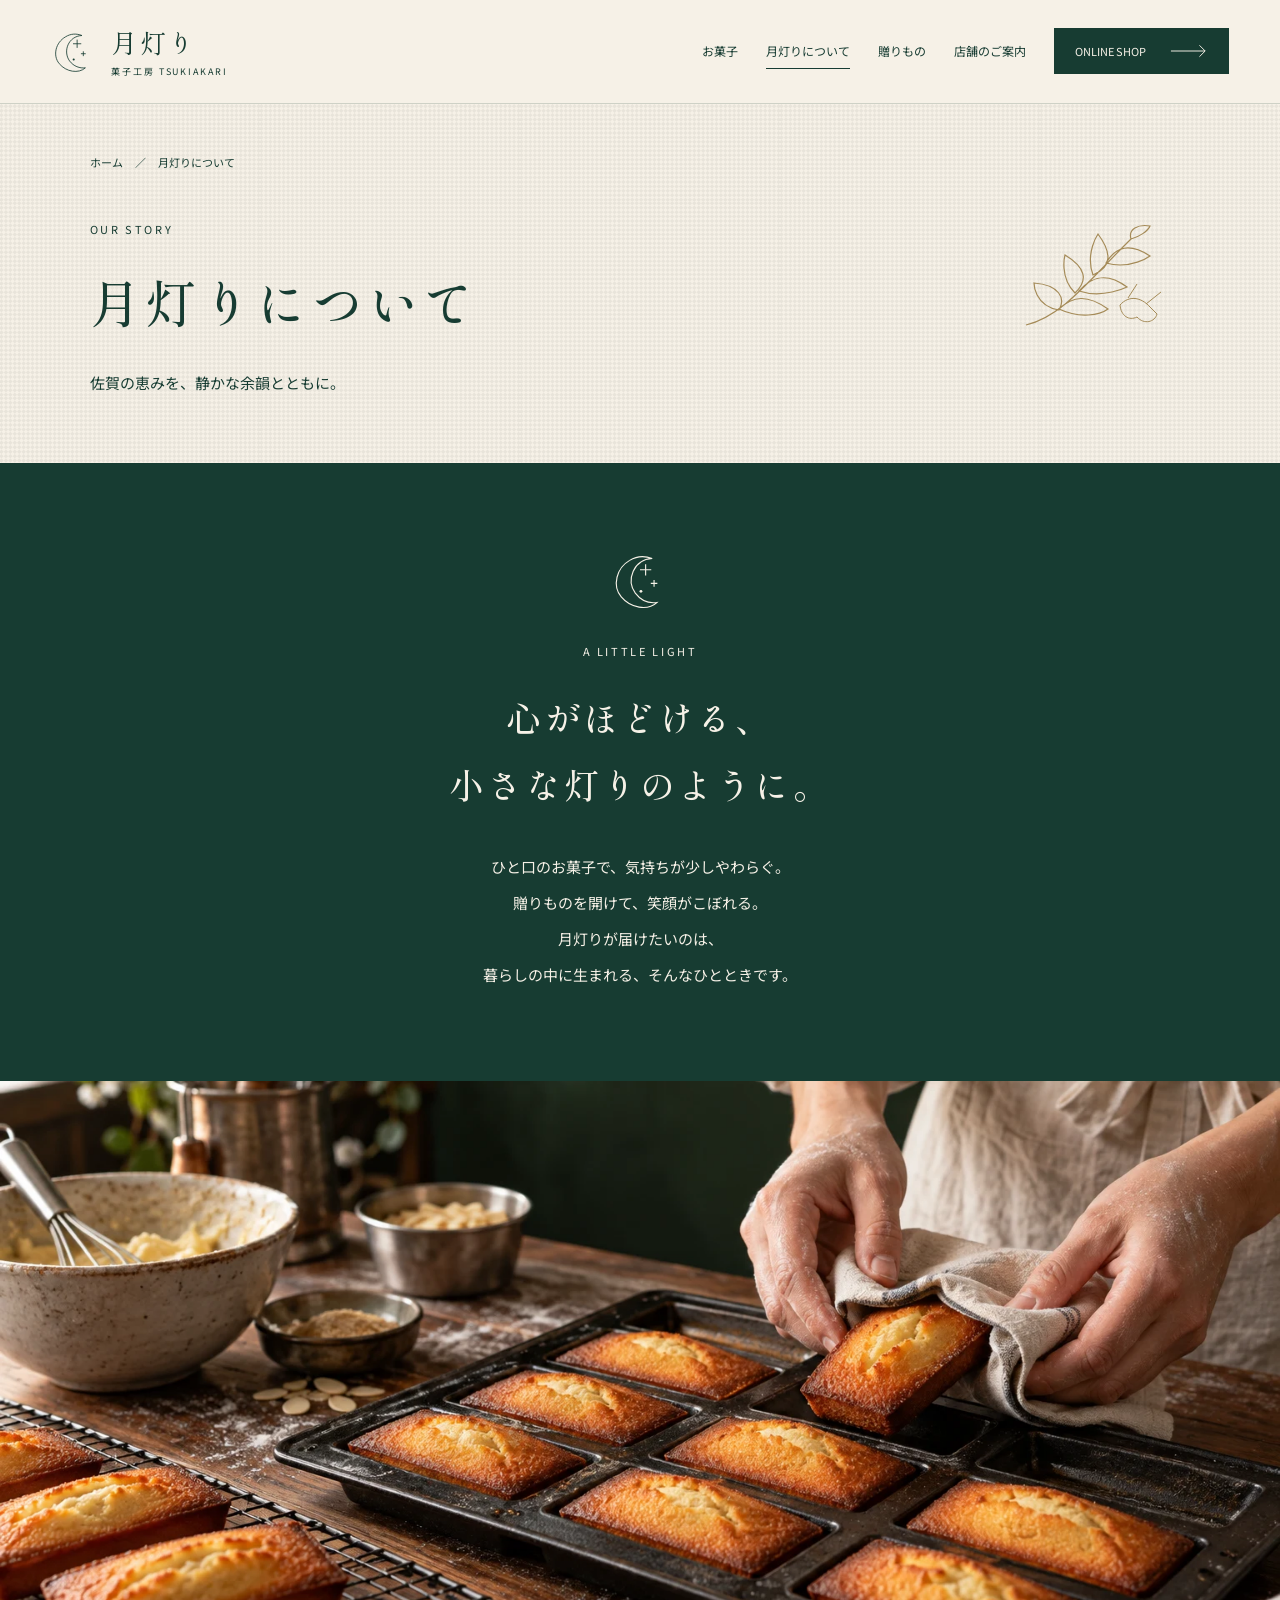
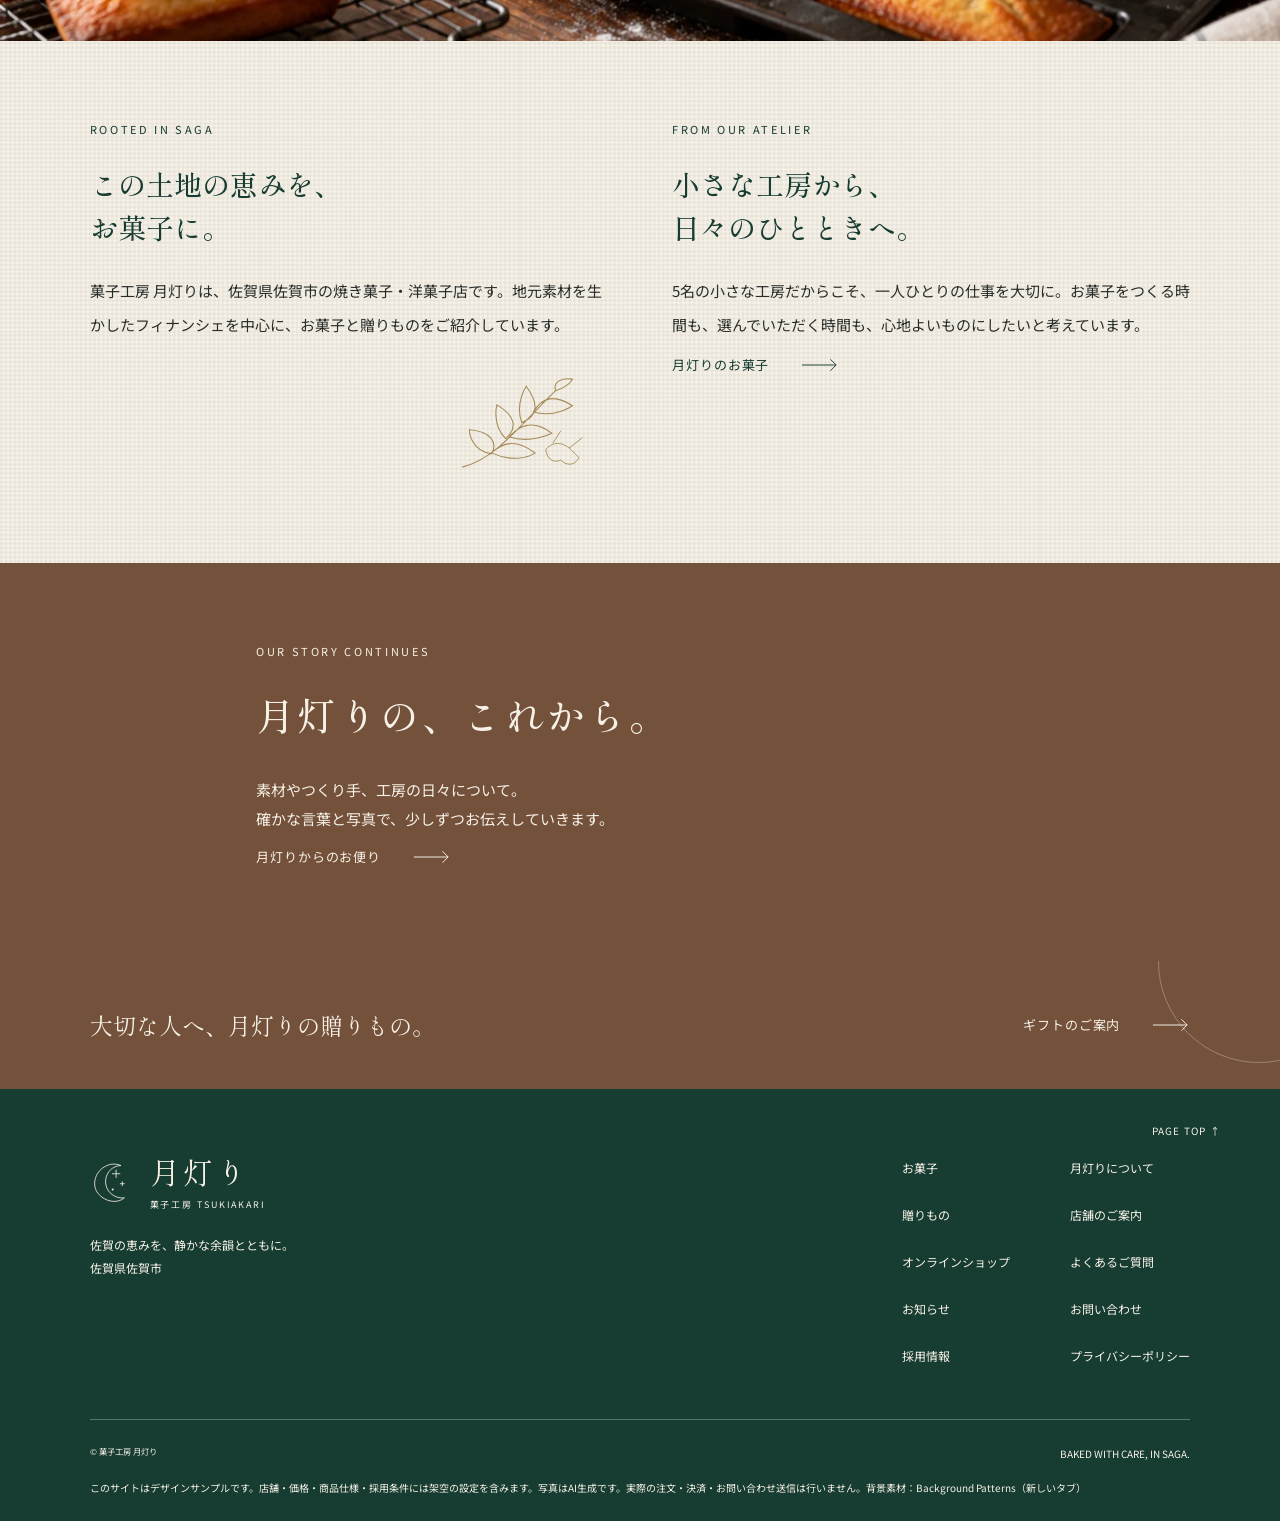
<file: story.HTML>
<!doctype html>
<html lang="ja" class="no-js">
  <head>
    <meta charset="utf-8" />
    <meta name="viewport" content="width=device-width, initial-scale=1" />
    <title>月灯りについて | 菓子工房 月灯り</title>
    <meta
      name="description"
      content="菓子工房 月灯りのブランドストーリー。佐賀の地元素材を生かした焼き菓子と、小さな工房からお届けしたい暮らしのひとときをご紹介します。"
    />
    <meta name="robots" content="index,follow,max-image-preview:large" />
    <meta name="theme-color" content="#173c32" />
    <meta property="og:locale" content="ja_JP" />
    <meta property="og:type" content="website" />
    <meta property="og:site_name" content="菓子工房 月灯り" />
    <meta property="og:title" content="月灯りについて" />
    <meta
      property="og:description"
      content="菓子工房 月灯りのブランドストーリー。佐賀の地元素材を生かした焼き菓子と、小さな工房からお届けしたい暮らしのひとときをご紹介します。"
    />
    <meta property="og:image" content="images/hero.webp" />
    <meta property="og:image:alt" content="月灯りの焼き菓子と深緑のギフト箱" />
    <meta name="twitter:card" content="summary_large_image" />
    <link rel="icon" href="images/moon.svg" type="image/svg+xml" />
    <link rel="preconnect" href="https://fonts.googleapis.com" />
    <link rel="preconnect" href="https://fonts.gstatic.com" crossorigin />
    <link rel="stylesheet" href="style.CSS" />
    <!-- 公開前：実ドメインでcanonical・og:url・og:imageの絶対URL、JSON-LDのURL/@idを設定。確定した所在地・電話・営業日時・EC/SNS URLを反映。価格・アレルゲン等は実商品情報を確認。ホスト側でsitemap.xml/robots.txtを設定。 -->
    <script type="application/ld+json">
      {
        "@context": "https://schema.org",
        "@graph": [
          {
            "@type": "Bakery",
            "@id": "#tsukiakari",
            "name": "菓子工房 月灯り",
            "description": "佐賀県佐賀市の焼き菓子・洋菓子店。地元素材のフィナンシェとギフト商品。",
            "address": {
              "@type": "PostalAddress",
              "addressLocality": "佐賀市",
              "addressRegion": "佐賀県",
              "addressCountry": "JP"
            }
          },
          {
            "@type": "WebSite",
            "@id": "#website",
            "name": "菓子工房 月灯り",
            "inLanguage": "ja"
          },
          {
            "@type": "WebPage",
            "name": "月灯りについて",
            "description": "菓子工房 月灯りのブランドストーリー。佐賀の地元素材を生かした焼き菓子と、小さな工房からお届けしたい暮らしのひとときをご紹介します。",
            "inLanguage": "ja",
            "about": { "@id": "#tsukiakari" }
          },
          {
            "@type": "BreadcrumbList",
            "itemListElement": [
              {
                "@type": "ListItem",
                "position": 1,
                "name": "ホーム",
                "item": "index.HTML"
              },
              {
                "@type": "ListItem",
                "position": 2,
                "name": "月灯りについて",
                "item": "story.HTML"
              }
            ]
          }
        ]
      }
    </script>
    <script src="script.JS" defer></script>
  </head>
  <body>
    <div class="site-loader" aria-hidden="true">
      <div class="loader-orbit"></div>
      <div class="loader-content">
        <svg
          class="brand-mark"
          viewBox="0 0 64 64"
          fill="none"
          aria-hidden="true"
        >
          <path
            d="M45 8C25 9 17 31 27 45c6 8 15 11 23 10C40 64 22 61 12 49 2 37 7 18 21 10c8-5 16-5 24-2Z"
            stroke="currentColor"
            stroke-width="1.2"
          />
          <path
            d="M38 14v12M32 20h12M47 31v7M43.5 34.5h7"
            stroke="currentColor"
            stroke-width="1.2"
          />
          <circle cx="33" cy="43" r="1.5" fill="currentColor" /></svg
        ><span class="loader-title">月灯り</span
        ><span class="loader-subtitle">菓子工房 TSUKIAKARI</span
        ><span class="loader-line"></span
        ><span class="loader-message">ひとつの余韻を、お届けします。</span>
      </div>
    </div>
    <a class="skip" href="#main">本文へ移動</a>
    <header class="site-header" id="top">
      <div class="header-inner">
        <a class="brand" href="index.HTML" aria-label="菓子工房 月灯り ホーム"
          ><svg
            class="brand-mark"
            viewBox="0 0 64 64"
            fill="none"
            aria-hidden="true"
          >
            <path
              d="M45 8C25 9 17 31 27 45c6 8 15 11 23 10C40 64 22 61 12 49 2 37 7 18 21 10c8-5 16-5 24-2Z"
              stroke="currentColor"
              stroke-width="1.2"
            />
            <path
              d="M38 14v12M32 20h12M47 31v7M43.5 34.5h7"
              stroke="currentColor"
              stroke-width="1.2"
            />
            <circle cx="33" cy="43" r="1.5" fill="currentColor" /></svg
          ><span class="brand-title"
            >月灯り<small>菓子工房 TSUKIAKARI</small></span
          ></a
        >
        <nav class="desktop-nav" aria-label="メインナビゲーション">
          <a href="products.HTML">お菓子</a
          ><a href="story.HTML" aria-current="page">月灯りについて</a
          ><a href="gift.HTML">贈りもの</a><a href="store.HTML">店舗のご案内</a
          ><a class="button shop-link" href="shop.HTML"
            >ONLINE SHOP<svg
              class="arrow"
              viewBox="0 0 40 14"
              fill="none"
              aria-hidden="true"
            >
              <path
                d="M1 7h36M31 1l6 6-6 6"
                stroke="currentColor"
                stroke-width="1"
              /></svg
          ></a>
        </nav>
        <div class="header-controls">
          <a class="mobile-shop" href="shop.HTML">SHOP</a
          ><button
            class="menu-button"
            aria-label="メニューを開く"
            aria-controls="mobile-menu"
            aria-expanded="false"
          >
            <span></span><span></span><small>MENU</small>
          </button>
        </div>
      </div>
    </header>
    <main id="main" tabindex="-1">
      <section class="sub-intro patterned">
        <div class="wrap">
          <nav class="breadcrumb" aria-label="パンくずリスト">
            <a href="index.HTML">ホーム</a><span aria-hidden="true">／</span
            ><span aria-current="page">月灯りについて</span>
          </nav>
          <div class="sub-heading">
            <div>
              <span class="eyebrow">OUR STORY</span>
              <h1>月灯りについて</h1>
            </div>
            <svg
              class="botanical"
              viewBox="0 0 180 120"
              fill="none"
              aria-hidden="true"
            >
              <path
                d="M16 104c37-9 63-45 105-86M49 89C24 85 24 62 24 62c25 2 32 15 25 27ZM65 72c-16-16-10-38-10-38 20 12 24 25 10 38ZM83 54c-8-22 5-41 5-41 14 19 14 33-5 41ZM96 42c25 7 44-7 44-7-20-13-34-10-44 7ZM69 70c24 8 48-4 48-4-20-15-35-11-48 4ZM49 88c21 10 41 6 49 0-21-15-35-13-49 0ZM121 18c8-2 17-8 19-13-12-2-22 3-19 13Z"
                stroke="currentColor"
                stroke-width="1.2"
              />
              <path
                d="M140 86c-9-10-21-12-30-2 1 11 9 16 17 12 7 8 18 5 20-3l-7-7Z"
                stroke="currentColor"
              />
              <path d="m118 77 9-14M136 83l15-12" stroke="currentColor" />
            </svg>
          </div>
          <p class="sub-lead">佐賀の恵みを、静かな余韻とともに。</p>
        </div>
      </section>
      <section class="story-opening dark">
        <div class="reading reveal">
          <svg
            class="brand-mark"
            viewBox="0 0 64 64"
            fill="none"
            aria-hidden="true"
          >
            <path
              d="M45 8C25 9 17 31 27 45c6 8 15 11 23 10C40 64 22 61 12 49 2 37 7 18 21 10c8-5 16-5 24-2Z"
              stroke="currentColor"
              stroke-width="1.2"
            />
            <path
              d="M38 14v12M32 20h12M47 31v7M43.5 34.5h7"
              stroke="currentColor"
              stroke-width="1.2"
            />
            <circle cx="33" cy="43" r="1.5" fill="currentColor" /></svg
          ><span class="eyebrow">A LITTLE LIGHT</span>
          <h2>心がほどける、<br />小さな灯りのように。</h2>
          <p>
            ひと口のお菓子で、気持ちが少しやわらぐ。<br />贈りものを開けて、笑顔がこぼれる。<br />月灯りが届けたいのは、<br />暮らしの中に生まれる、そんなひとときです。
          </p>
        </div>
      </section>
      <div
        class="photo photo-craft story-photo"
        role="img"
        aria-label="焼き菓子を扱う工房の手元"
      ></div>
      <section class="content-block patterned">
        <div class="wrap story-notes">
          <div class="reveal">
            <span class="eyebrow">ROOTED IN SAGA</span>
            <h3>この土地の恵みを、<br />お菓子に。</h3>
            <p class="copy">
              菓子工房
              月灯りは、佐賀県佐賀市の焼き菓子・洋菓子店です。地元素材を生かしたフィナンシェを中心に、お菓子と贈りものをご紹介しています。
            </p>
            <svg
              class="botanical"
              viewBox="0 0 180 120"
              fill="none"
              aria-hidden="true"
            >
              <path
                d="M16 104c37-9 63-45 105-86M49 89C24 85 24 62 24 62c25 2 32 15 25 27ZM65 72c-16-16-10-38-10-38 20 12 24 25 10 38ZM83 54c-8-22 5-41 5-41 14 19 14 33-5 41ZM96 42c25 7 44-7 44-7-20-13-34-10-44 7ZM69 70c24 8 48-4 48-4-20-15-35-11-48 4ZM49 88c21 10 41 6 49 0-21-15-35-13-49 0ZM121 18c8-2 17-8 19-13-12-2-22 3-19 13Z"
                stroke="currentColor"
                stroke-width="1.2"
              />
              <path
                d="M140 86c-9-10-21-12-30-2 1 11 9 16 17 12 7 8 18 5 20-3l-7-7Z"
                stroke="currentColor"
              />
              <path d="m118 77 9-14M136 83l15-12" stroke="currentColor" />
            </svg>
          </div>
          <div class="reveal">
            <span class="eyebrow">FROM OUR ATELIER</span>
            <h3>小さな工房から、<br />日々のひとときへ。</h3>
            <p class="copy">
              5名の小さな工房だからこそ、一人ひとりの仕事を大切に。お菓子をつくる時間も、選んでいただく時間も、心地よいものにしたいと考えています。
            </p>
            <a class="link" href="products.HTML"
              >月灯りのお菓子<svg
                class="arrow"
                viewBox="0 0 40 14"
                fill="none"
                aria-hidden="true"
              >
                <path
                  d="M1 7h36M31 1l6 6-6 6"
                  stroke="currentColor"
                  stroke-width="1"
                /></svg
            ></a>
          </div>
        </div>
      </section>
      <section class="content-block brown">
        <div class="reading">
          <span class="eyebrow">OUR STORY CONTINUES</span>
          <h2>月灯りの、これから。</h2>
          <p>
            素材やつくり手、工房の日々について。<br />確かな言葉と写真で、少しずつお伝えしていきます。
          </p>
          <a class="link" href="news.HTML"
            >月灯りからのお便り<svg
              class="arrow"
              viewBox="0 0 40 14"
              fill="none"
              aria-hidden="true"
            >
              <path
                d="M1 7h36M31 1l6 6-6 6"
                stroke="currentColor"
                stroke-width="1"
              /></svg
          ></a>
        </div>
      </section>
      <section class="utility-strip">
        <div class="wrap">
          <p>大切な人へ、月灯りの贈りもの。</p>
          <a class="link" href="gift.HTML"
            >ギフトのご案内<svg
              class="arrow"
              viewBox="0 0 40 14"
              fill="none"
              aria-hidden="true"
            >
              <path
                d="M1 7h36M31 1l6 6-6 6"
                stroke="currentColor"
                stroke-width="1"
              /></svg
          ></a>
        </div>
      </section>
    </main>
    <footer class="site-footer">
      <a class="back-top" href="#top">PAGE TOP ↑</a>
      <div class="wrap">
        <div class="footer-top">
          <div class="footer-brand">
            <a class="brand" href="index.HTML"
              ><svg
                class="brand-mark"
                viewBox="0 0 64 64"
                fill="none"
                aria-hidden="true"
              >
                <path
                  d="M45 8C25 9 17 31 27 45c6 8 15 11 23 10C40 64 22 61 12 49 2 37 7 18 21 10c8-5 16-5 24-2Z"
                  stroke="currentColor"
                  stroke-width="1.2"
                />
                <path
                  d="M38 14v12M32 20h12M47 31v7M43.5 34.5h7"
                  stroke="currentColor"
                  stroke-width="1.2"
                />
                <circle cx="33" cy="43" r="1.5" fill="currentColor" /></svg
              ><span class="brand-title"
                >月灯り<small>菓子工房 TSUKIAKARI</small></span
              ></a
            >
            <p>佐賀の恵みを、静かな余韻とともに。<br />佐賀県佐賀市</p>
          </div>
          <nav class="footer-nav" aria-label="フッターナビゲーション">
            <a href="products.HTML">お菓子</a
            ><a href="story.HTML">月灯りについて</a
            ><a href="gift.HTML">贈りもの</a
            ><a href="store.HTML">店舗のご案内</a
            ><a href="shop.HTML">オンラインショップ</a
            ><a href="faq.HTML">よくあるご質問</a
            ><a href="news.HTML">お知らせ</a
            ><a href="contact.HTML">お問い合わせ</a
            ><a href="recruit.HTML">採用情報</a
            ><a href="privacy.HTML">プライバシーポリシー</a>
          </nav>
        </div>
        <div class="footer-bottom">
          <small>© 菓子工房 月灯り</small><span>BAKED WITH CARE, IN SAGA.</span>
        </div>
        <p class="footer-note">
          このサイトはデザインサンプルです。店舗・価格・商品仕様・採用条件には架空の設定を含みます。写真はAI生成です。実際の注文・決済・お問い合わせ送信は行いません。背景素材：<a
            href="https://background-patterns.co/templates/elegant-floral-pattern-with-delicate-symmetrical-black-lines"
            target="_blank"
            rel="noopener noreferrer"
            >Background Patterns（新しいタブ）</a
          >
        </p>
      </div>
    </footer>
    <div
      class="menu-panel"
      id="mobile-menu"
      role="dialog"
      aria-modal="true"
      aria-label="サイトメニュー"
      hidden
    >
      <div class="menu-top">
        <a class="brand" href="index.HTML"
          ><svg
            class="brand-mark"
            viewBox="0 0 64 64"
            fill="none"
            aria-hidden="true"
          >
            <path
              d="M45 8C25 9 17 31 27 45c6 8 15 11 23 10C40 64 22 61 12 49 2 37 7 18 21 10c8-5 16-5 24-2Z"
              stroke="currentColor"
              stroke-width="1.2"
            />
            <path
              d="M38 14v12M32 20h12M47 31v7M43.5 34.5h7"
              stroke="currentColor"
              stroke-width="1.2"
            />
            <circle cx="33" cy="43" r="1.5" fill="currentColor" /></svg
          ><span class="brand-title"
            >月灯り<small>菓子工房 TSUKIAKARI</small></span
          ></a
        ><button class="menu-close">閉じる</button>
      </div>
      <nav aria-label="モバイルナビゲーション">
        <a href="index.HTML">ホーム<small>HOME</small></a
        ><a href="products.HTML">お菓子<small>SWEETS</small></a
        ><a href="story.HTML">月灯りについて<small>OUR STORY</small></a
        ><a href="gift.HTML">贈りもの<small>GIFT</small></a
        ><a href="store.HTML">店舗のご案内<small>VISIT US</small></a
        ><a href="shop.HTML">オンラインショップ<small>ONLINE SHOP</small></a
        ><a href="faq.HTML">よくあるご質問<small>FAQ</small></a>
      </nav>
      <div class="menu-meta">
        佐賀県佐賀市の焼き菓子・洋菓子店<br /><a
          class="link"
          href="contact.HTML"
          >お問い合わせ<svg
            class="arrow"
            viewBox="0 0 40 14"
            fill="none"
            aria-hidden="true"
          >
            <path
              d="M1 7h36M31 1l6 6-6 6"
              stroke="currentColor"
              stroke-width="1"
            /></svg
        ></a>
      </div>
    </div>
    <div class="transition-curtain" aria-hidden="true">
      <svg
        class="brand-mark"
        viewBox="0 0 64 64"
        fill="none"
        aria-hidden="true"
      >
        <path
          d="M45 8C25 9 17 31 27 45c6 8 15 11 23 10C40 64 22 61 12 49 2 37 7 18 21 10c8-5 16-5 24-2Z"
          stroke="currentColor"
          stroke-width="1.2"
        />
        <path
          d="M38 14v12M32 20h12M47 31v7M43.5 34.5h7"
          stroke="currentColor"
          stroke-width="1.2"
        />
        <circle cx="33" cy="43" r="1.5" fill="currentColor" />
      </svg>
    </div>
  </body>
</html>
</file>
<file: style.CSS>
﻿@import url("https://fonts.googleapis.com/css2?family=Noto+Sans+JP:wght@400;500;600&family=Shippori+Mincho:wght@400;500;600&display=swap");
:root {
  --cream: #f6f1e7;
  --green: #173c32;
  --ink: #292d29;
  --gold: #a58b58;
  --brown: #74513b;
  --space: clamp(64px, 8vw, 120px);
  --serif: "Shippori Mincho", serif;
  --sans: "Noto Sans JP", sans-serif;
}
.site-loader {
  position: fixed;
  inset: 0;
  z-index: 95;
  display: grid;
  place-items: center;
  overflow: hidden;
  background: var(--green);
  color: var(--cream);
  visibility: hidden;
  opacity: 0;
  pointer-events: none;
  transform: translateY(-12px);
  transition:
    opacity 0.5s ease,
    transform 0.5s ease,
    visibility 0s 0.5s;
}
.is-loading .site-loader {
  visibility: visible;
  opacity: 1;
  transform: none;
  transition: none;
}
.loader-leaving .site-loader {
  visibility: visible;
}
.loader-content {
  position: relative;
  text-align: center;
  display: flex;
  flex-direction: column;
  align-items: center;
}
.loader-content .brand-mark {
  width: 76px;
  height: 76px;
  margin-bottom: 32px;
}
.loader-title {
  font-family: var(--serif);
  font-size: 36px;
  letter-spacing: 0.18em;
}
.loader-subtitle {
  font-size: 10px;
  letter-spacing: 0.24em;
  margin-top: 12px;
}
.loader-line {
  width: 120px;
  height: 1px;
  margin: 40px 0 24px;
  background: var(--gold);
  transform-origin: left;
}
.is-loading .loader-line {
  animation: loaderLine 2.2s ease-out both;
}
.loader-message {
  font-family: var(--serif);
  font-size: 13px;
  letter-spacing: 0.12em;
}
.loader-orbit {
  position: absolute;
  width: min(68vw, 560px);
  aspect-ratio: 1;
  border: 1px solid var(--gold);
  border-radius: 50%;
}
.loader-orbit::after {
  content: "";
  position: absolute;
  inset: 16px;
  border: 1px solid var(--gold);
  border-radius: 50%;
}
.is-loading .loader-content .brand-mark {
  animation: loaderMoon 1.8s ease-in-out infinite;
}
@keyframes loaderLine {
  from {
    transform: scaleX(0);
  }
  to {
    transform: scaleX(1);
  }
}
@keyframes loaderMoon {
  0%,
  100% {
    transform: translateY(0);
  }
  50% {
    transform: translateY(-6px);
  }
}
.access-heading {
  display: flex;
  justify-content: space-between;
  align-items: end;
  gap: 32px;
  margin-bottom: 32px;
}
.access-heading h2 {
  margin-bottom: 0;
}
.access-heading p {
  font-size: 13px;
}
.access-section .map-frame {
  border: 12px solid var(--cream);
  height: 460px;
}
.shop-selection {
  margin-top: 40px;
  display: grid;
  grid-template-columns: 1fr 112px;
  gap: 24px;
}
.shop-selection .select-control {
  border-color: var(--green);
}
.shop-total {
  display: flex;
  justify-content: space-between;
  align-items: center;
  gap: 24px;
  margin: 32px 0;
  font-size: 14px;
}
.shop-total output {
  font-family: var(--serif);
  font-size: 27px;
}
.notice[hidden] {
  display: none;
}
@media (max-width: 600px) {
  .loader-orbit {
    width: 78vw;
  }
  .loader-content .brand-mark {
    width: 56px;
    height: 56px;
    margin-bottom: 24px;
  }
  .loader-title {
    font-size: 30px;
  }
  .access-heading {
    display: block;
  }
  .access-heading p {
    margin-top: 16px;
  }
  .access-section .map-frame {
    height: 360px;
    border-width: 8px;
  }
  .shop-selection {
    grid-template-columns: 1fr;
    gap: 24px;
  }
  .shop-selection > div:last-child {
    max-width: 120px;
  }
  .shop-total output {
    font-size: 23px;
  }
}
@media (prefers-reduced-motion: reduce) {
  .site-loader {
    display: none;
  }
}
* {
  box-sizing: border-box;
}
html {
  scroll-behavior: smooth;
  scroll-padding-top: 110px;
}
body {
  margin: 0;
  background: var(--cream);
  color: var(--green);
  font-family: var(--sans);
  font-size: 15px;
  line-height: 1.9;
}
body.menu-open {
  overflow: hidden;
}
a {
  color: inherit;
  text-decoration: none;
}
button,
input,
select {
  font: inherit;
}
button,
a,
input,
select,
summary {
  -webkit-tap-highlight-color: transparent;
}
button {
  cursor: pointer;
}
button:disabled {
  cursor: not-allowed;
}
a:focus-visible,
button:focus-visible,
summary:focus-visible,
input:focus-visible,
select:focus-visible {
  outline: 3px solid var(--brown);
  outline-offset: 5px;
}
::selection {
  color: var(--cream);
  background: var(--green);
}
h1,
h2,
h3,
p {
  margin: 0;
}
h1,
h2,
h3 {
  font-family: var(--serif);
  font-weight: 500;
  line-height: 1.55;
}
h2 {
  font-size: clamp(29px, 3vw, 44px);
  letter-spacing: 0.09em;
}
h3 {
  font-size: 23px;
}
p + p {
  margin-top: 24px;
}
svg {
  display: block;
  flex-shrink: 0;
}
section {
  position: relative;
  isolation: isolate;
}
button {
  color: inherit;
}
figure {
  margin: 0;
}
main {
  min-height: 65vh;
}
.wrap {
  width: min(1140px, 86%);
  margin-inline: auto;
}
.reading {
  width: min(800px, 60%);
  margin-inline: auto;
}
.eyebrow {
  display: block;
  font-family: var(--sans);
  font-size: 11px;
  letter-spacing: 0.24em;
  line-height: 1.6;
  margin-bottom: 24px;
}
.copy {
  font-size: 15px;
  line-height: 2.25;
  color: var(--ink);
}
.photo {
  background-size: cover;
  background-position: center;
  background-repeat: no-repeat;
  min-height: 100px;
}
.photo-hero {
  background-image: url("images/hero.webp");
}
.photo-gift {
  background-image: url("images/gift.webp");
}
.photo-craft {
  background-image: url("images/craft.webp");
}
.photo-products {
  background-image: url("images/products.webp");
}
.photo-financier {
  background-image: url("images/products.webp");
}
.photo-cookie {
  background-image: url("images/products.webp");
}
.photo-cocoa {
  background-image: url("images/products.webp");
}
.section-pad {
  padding-block: var(--space);
}
.light {
  background: var(--cream);
}
.dark {
  background: var(--green);
  color: var(--cream);
}
.brown {
  background: var(--brown);
  color: var(--cream);
}
.dark .copy,
.brown .copy {
  color: var(--cream);
}
.link {
  display: inline-flex;
  align-items: center;
  gap: 32px;
  min-height: 48px;
  padding-block: 8px;
  position: relative;
  font-size: 13px;
  letter-spacing: 0.07em;
}
.link::after {
  content: "";
  position: absolute;
  bottom: 4px;
  left: 0;
  right: 0;
  height: 1px;
  background: currentColor;
  transform: scaleX(0);
  transform-origin: left;
  transition: transform 0.3s;
}
.link:hover::after {
  transform: scaleX(1);
}
.arrow {
  width: 38px;
  height: 14px;
  transition: transform 0.3s;
}
.link:hover .arrow {
  transform: translateX(6px);
}
.button {
  display: inline-flex;
  align-items: center;
  justify-content: center;
  gap: 24px;
  border: 1px solid var(--green);
  background: var(--green);
  color: var(--cream);
  min-height: 52px;
  padding: 12px 24px;
  font-size: 13px;
  transition:
    background 0.25s,
    color 0.25s;
  border-radius: 0;
}
.button:hover {
  background: var(--cream);
  color: var(--green);
}
.button.outline {
  background: transparent;
  color: var(--green);
}
.button.outline:hover {
  background: var(--green);
  color: var(--cream);
}
.dark .button {
  border-color: var(--cream);
  background: var(--cream);
  color: var(--green);
}
.dark .button:hover {
  background: transparent;
  color: var(--cream);
}
.skip {
  position: fixed;
  top: -100px;
  left: 16px;
  z-index: 100;
  background: var(--green);
  color: var(--cream);
  padding: 12px 24px;
}
.skip:focus {
  top: 16px;
}
.site-header {
  position: sticky;
  top: 0;
  z-index: 30;
  background: var(--cream);
  border-bottom: 1px solid rgba(23, 60, 50, 0.18);
  height: 104px;
  transition: height 0.25s;
}
.site-header.compact {
  height: 80px;
}
.header-inner {
  width: 92%;
  height: 100%;
  margin: auto;
  display: flex;
  align-items: center;
  justify-content: space-between;
  gap: 24px;
}
.brand {
  display: flex;
  align-items: center;
  gap: 16px;
}
.brand-mark {
  width: 44px;
  height: 44px;
}
.brand-title {
  font-family: var(--serif);
  font-size: 26px;
  letter-spacing: 0.1em;
  line-height: 1.25;
}
.brand-title small {
  display: block;
  font-family: var(--sans);
  font-size: 9px;
  letter-spacing: 0.21em;
  margin-top: 8px;
}
.desktop-nav {
  display: flex;
  align-items: center;
  gap: 28px;
  font-size: 12px;
}
.desktop-nav > a:not(.button) {
  position: relative;
  padding-block: 14px;
}
.desktop-nav > a:not(.button)::after {
  content: "";
  position: absolute;
  bottom: 8px;
  left: 0;
  width: 100%;
  height: 1px;
  background: var(--green);
  transform: scaleX(0);
  transition: transform 0.25s;
}
.desktop-nav > a:hover::after,
.desktop-nav > a[aria-current="page"]::after {
  transform: scaleX(1);
}
.shop-link {
  padding: 10px 20px;
  min-height: 46px;
  font-size: 11px;
}
.menu-button {
  display: none;
  border: 0;
  background: transparent;
  min-width: 48px;
  min-height: 48px;
  padding: 8px;
}
.menu-button span {
  display: block;
  width: 26px;
  height: 1px;
  background: var(--green);
  margin: 7px auto;
}
.menu-button small {
  font-size: 9px;
  letter-spacing: 0.1em;
}
.header-controls {
  display: none;
}
.mobile-shop {
  display: none;
}
.menu-panel {
  position: fixed;
  inset: 0;
  z-index: 45;
  background: var(--green);
  color: var(--cream);
  padding: 32px 8%;
  overflow: auto;
}
.menu-panel[hidden] {
  display: none;
}
.menu-top {
  display: flex;
  justify-content: space-between;
  align-items: center;
}
.menu-close {
  background: transparent;
  border: 1px solid var(--cream);
  color: var(--cream);
  padding: 8px 16px;
  min-height: 48px;
}
.menu-panel nav {
  margin: 48px auto;
  width: min(640px, 100%);
  display: grid;
  gap: 8px;
}
.menu-panel nav a {
  font-family: var(--serif);
  font-size: 26px;
  padding: 12px 0;
}
.menu-panel nav small {
  font-family: var(--sans);
  font-size: 10px;
  letter-spacing: 0.15em;
  display: block;
}
.menu-meta {
  width: min(640px, 100%);
  margin: auto;
  font-size: 13px;
}
.hero {
  padding: 40px 0 64px;
  overflow: hidden;
}
.hero-layout {
  display: grid;
  grid-template-columns: 35% 65%;
  align-items: center;
  min-height: 580px;
  position: relative;
}
.hero-text {
  position: relative;
  z-index: 2;
  padding: 24px 0 24px 7vw;
}
.hero-text .eyebrow {
  margin-bottom: 32px;
}
.hero h1 {
  font-size: clamp(34px, 3.3vw, 52px);
  line-height: 1.7;
  letter-spacing: 0.09em;
  white-space: nowrap;
}
.hero-sub {
  font-size: 12px;
  letter-spacing: 0.14em;
  line-height: 2.2;
  margin-top: 24px;
}
.hero-links {
  display: flex;
  gap: 28px;
  margin-top: 32px;
  flex-wrap: wrap;
}
.hero-visual {
  height: 590px;
  margin-right: 5vw;
  position: relative;
  background-position: 57% center;
}
.hero-visual::after {
  content: "";
  position: absolute;
  inset: 16px;
  border: 1px solid rgba(246, 241, 231, 0.7);
  pointer-events: none;
}
.hero-foot {
  display: flex;
  justify-content: space-between;
  align-items: center;
  padding: 24px 7vw 0;
  font-size: 10px;
  letter-spacing: 0.18em;
}
.hero-foot .scroll-cue {
  display: flex;
  align-items: center;
  gap: 16px;
}
.scroll-cue::before {
  content: "";
  width: 56px;
  height: 1px;
  background: var(--green);
}
.hero-orbit {
  position: absolute;
  width: 260px;
  height: 260px;
  border: 1px solid var(--gold);
  border-radius: 50%;
  left: -140px;
  top: 140px;
  z-index: -1;
}
.mini-star {
  color: var(--gold);
  width: 22px;
  height: 22px;
}
.hero-text > .mini-star {
  margin-bottom: 24px;
}
.intro {
  background: var(--green);
  color: var(--cream);
  overflow: hidden;
  padding: 88px 0;
}
.intro-inner {
  width: min(850px, 70%);
  margin: auto;
  display: grid;
  grid-template-columns: 180px 1fr;
  gap: 64px;
  align-items: center;
}
.intro-emblem {
  position: relative;
  text-align: center;
}
.intro-emblem .brand-mark {
  width: 88px;
  height: 88px;
  margin: auto;
}
.intro-emblem::before {
  content: "";
  position: absolute;
  inset: -40px -16px;
  border: 1px solid var(--gold);
  border-radius: 50%;
}
.intro-emblem small {
  display: block;
  margin-top: 24px;
  font-size: 10px;
  letter-spacing: 0.2em;
}
.intro h2 {
  font-size: 30px;
  line-height: 1.9;
}
.intro .copy {
  color: var(--cream);
  margin-top: 24px;
  font-size: 14px;
}
.intro .star-corner {
  position: absolute;
  right: 7%;
  top: 32px;
  width: 42px;
  height: 42px;
}
.intro::after {
  content: "";
  position: absolute;
  width: 420px;
  height: 420px;
  border: 1px solid rgba(165, 139, 88, 0.5);
  border-radius: 50%;
  right: -300px;
  bottom: -190px;
  z-index: -1;
}
.signature {
  overflow: hidden;
}
.section-head {
  display: flex;
  justify-content: space-between;
  align-items: end;
  gap: 32px;
  margin-bottom: 48px;
}
.section-head .eyebrow {
  margin-bottom: 16px;
}
.signature-grid {
  display: grid;
  grid-template-columns: 1.1fr 0.8fr;
  gap: 8%;
  align-items: center;
}
.signature-photo {
  height: 520px;
  position: relative;
}
.signature-photo::before {
  content: "";
  position: absolute;
  inset: -16px 16px 16px -16px;
  border: 1px solid var(--gold);
  z-index: -1;
}
.signature-photo .photo {
  height: 100%;
  background-position: 35% center;
}
.signature-caption {
  position: absolute;
  left: 24px;
  bottom: 24px;
  background: var(--cream);
  padding: 12px 20px;
  font-size: 10px;
  letter-spacing: 0.2em;
}
.signature-text h3 {
  font-size: 29px;
  line-height: 1.8;
  margin-bottom: 24px;
}
.signature-text .link {
  margin-top: 24px;
}
.botanical {
  width: 160px;
  height: 110px;
  color: var(--gold);
}
.signature-text .botanical {
  margin: 40px 0 0 auto;
}
.signature-footer {
  margin-top: 56px;
  display: flex;
  gap: 32px;
  align-items: center;
}
.signature-footer p {
  font-family: var(--serif);
  font-size: 19px;
  letter-spacing: 0.1em;
}
.signature-footer::after {
  content: "";
  height: 1px;
  background: var(--gold);
  flex: 1;
}
.signature-orbit {
  position: absolute;
  width: 580px;
  height: 580px;
  border: 1px solid var(--gold);
  border-radius: 50%;
  bottom: -510px;
  right: 10%;
  pointer-events: none;
  z-index: -1;
}
.collection {
  background: var(--brown);
  color: var(--cream);
  padding: 72px 0;
  overflow: hidden;
}
.collection-inner {
  display: grid;
  grid-template-columns: 1fr 1fr;
  gap: 8%;
  align-items: center;
}
.collection-title {
  position: relative;
}
.collection-title h2 {
  font-size: 32px;
}
.collection-title .mini-star {
  margin-bottom: 32px;
  color: var(--cream);
}
.collection-title p {
  max-width: 360px;
  font-size: 14px;
  margin-top: 24px;
}
.collection-links {
  display: flex;
  flex-direction: column;
  gap: 24px;
}
.collection-links a {
  display: grid;
  grid-template-columns: 104px 1fr 38px;
  gap: 24px;
  align-items: center;
}
.collection-links .photo {
  height: 104px;
  min-height: 0;
}
.collection-links h3 {
  font-size: 22px;
}
.collection-links small {
  font-size: 11px;
  letter-spacing: 0.1em;
}
.collection-links .arrow {
  width: 30px;
}
.collection-links a:hover .arrow {
  transform: translateX(6px);
}
.collection::before {
  content: "";
  position: absolute;
  inset: 20px;
  border: 1px solid rgba(246, 241, 231, 0.3);
  pointer-events: none;
  z-index: -1;
}
.gift-feature {
  padding: var(--space) 0;
  overflow: hidden;
}
.patterned::before {
  content: "";
  position: absolute;
  inset: 0;
  background-image: url("images/floral-pattern.svg");
  background-size: 260px;
  opacity: 0.055;
  z-index: -1;
  pointer-events: none;
}
.gift-layout {
  position: relative;
  padding-top: 40px;
}
.gift-photo {
  width: 78%;
  height: 550px;
  margin-left: auto;
  background-position: 60% center;
}
.gift-note {
  position: absolute;
  left: 0;
  top: 0;
  width: 42%;
  background: var(--cream);
  padding: 48px;
  border: 1px solid var(--gold);
}
.gift-note h2 {
  font-size: 34px;
}
.gift-note .copy {
  margin-top: 24px;
  font-size: 14px;
}
.gift-note .link {
  margin-top: 24px;
}
.gift-note .mini-star {
  margin: 0 0 24px;
}
.gift-bottom {
  margin: 32px 0 0 auto;
  width: 58%;
  display: flex;
  justify-content: space-between;
  align-items: center;
  gap: 24px;
}
.gift-bottom p {
  font-size: 12px;
}
.gift-stamp {
  position: absolute;
  right: 0;
  top: -24px;
  width: 120px;
  height: 120px;
  color: var(--green);
  background: var(--cream);
  border: 1px solid var(--gold);
  border-radius: 50%;
  display: grid;
  place-items: center;
  font-size: 12px;
  text-align: center;
  line-height: 1.8;
  font-family: var(--serif);
  transform: rotate(9deg);
}
.craft-feature {
  min-height: 650px;
  padding: 80px 0;
  display: flex;
  align-items: center;
  position: relative;
  background: var(--green);
}
.craft-bg {
  position: absolute;
  inset: 0;
  z-index: -1;
  background-position: center 45%;
}
.craft-panel {
  background: var(--green);
  color: var(--cream);
  width: 440px;
  padding: 48px;
  position: relative;
  margin-left: 7vw;
}
.craft-panel::after {
  content: "";
  position: absolute;
  inset: 12px;
  border: 1px solid var(--gold);
  pointer-events: none;
}
.craft-panel h2 {
  font-size: 32px;
}
.craft-panel .copy {
  color: var(--cream);
  margin-top: 24px;
  font-size: 14px;
}
.craft-panel .link {
  margin-top: 24px;
}
.craft-panel .botanical {
  margin-top: 24px;
  width: 110px;
  height: 64px;
}
.visit {
  padding: var(--space) 0;
  overflow: hidden;
}
.visit-grid {
  display: grid;
  grid-template-columns: 1fr 1fr;
  gap: 12%;
  align-items: center;
}
.visit-art {
  aspect-ratio: 1;
  position: relative;
  display: flex;
  flex-direction: column;
  justify-content: center;
  align-items: center;
  border: 1px solid var(--gold);
}
.visit-art::after {
  content: "";
  position: absolute;
  inset: 16px;
  border: 1px solid var(--gold);
}
.visit-art .brand-mark {
  width: 72px;
  height: 72px;
}
.visit-art strong {
  font-family: var(--serif);
  font-size: clamp(52px, 7vw, 100px);
  font-weight: 400;
  letter-spacing: 0.13em;
}
.visit-art small {
  font-size: 11px;
  letter-spacing: 0.15em;
}
.visit-art .botanical {
  position: absolute;
  bottom: 12px;
  right: 24px;
  transform: rotate(-15deg);
}
.visit-text .copy {
  margin-top: 24px;
}
.visit-text .link {
  margin-top: 24px;
}
.visit-text dl {
  margin: 32px 0 0;
  font-size: 13px;
}
.visit-text dt {
  font-weight: 500;
  margin-top: 16px;
}
.visit-text dd {
  margin: 0;
}
.news {
  background: var(--green);
  color: var(--cream);
  padding: 64px 0;
}
.news-inner {
  display: grid;
  grid-template-columns: 1fr 1.3fr;
  gap: 10%;
  align-items: start;
}
.news h2 {
  font-size: 30px;
}
.news-item {
  display: flex;
  gap: 24px;
  align-items: start;
  padding: 12px 0;
  font-size: 14px;
}
.news-item time {
  font-size: 11px;
  white-space: nowrap;
  padding-top: 3px;
}
.news .link {
  margin-top: 24px;
}
.news .mini-star {
  margin-bottom: 24px;
  color: var(--cream);
}
.faq {
  padding: var(--space) 0;
}
.faq .reading {
  position: relative;
}
.faq-heading {
  display: flex;
  justify-content: space-between;
  align-items: start;
  gap: 24px;
  margin-bottom: 40px;
}
.faq-heading .botanical {
  width: 110px;
  height: 80px;
}
.faq details {
  padding: 24px 0;
  border-bottom: 1px solid rgba(23, 60, 50, 0.25);
}
.faq summary {
  cursor: pointer;
  list-style: none;
  display: flex;
  justify-content: space-between;
  gap: 24px;
  font-size: 16px;
  font-weight: 500;
}
.faq summary::-webkit-details-marker {
  display: none;
}
.faq summary::after {
  content: "・・;font-size:23px;line-height:1.2}.faq details[open] summary::after{content:"
    竏・;
}
.faq details p {
  font-size: 14px;
  color: var(--ink);
  margin-top: 16px;
  max-width: 650px;
}
.faq .link {
  margin-top: 32px;
}
.site-footer {
  background: var(--green);
  color: var(--cream);
  padding: 64px 0 24px;
  position: relative;
  overflow: hidden;
}
.footer-top {
  display: flex;
  justify-content: space-between;
  gap: 48px;
  align-items: start;
}
.footer-brand .brand-title {
  font-size: 30px;
}
.footer-brand p {
  font-size: 12px;
  margin-top: 24px;
}
.footer-nav {
  display: grid;
  grid-template-columns: 1fr 1fr;
  gap: 16px 48px;
  font-size: 12px;
}
.footer-nav a {
  padding-block: 4px;
}
.footer-bottom {
  margin-top: 48px;
  border-top: 1px solid rgba(246, 241, 231, 0.3);
  padding-top: 24px;
  display: flex;
  justify-content: space-between;
  gap: 24px;
  font-size: 10px;
}
.footer-note {
  font-size: 10px;
  line-height: 1.8;
  margin-top: 16px;
}
.back-top {
  position: absolute;
  right: 4%;
  top: 24px;
  padding: 8px;
  font-size: 10px;
  letter-spacing: 0.12em;
}
.transition-curtain {
  position: fixed;
  inset: 0;
  background: var(--green);
  z-index: 90;
  pointer-events: none;
  transform: translateY(100%);
  transition: transform 0.38s cubic-bezier(0.7, 0, 0.3, 1);
  display: flex;
  align-items: center;
  justify-content: center;
  color: var(--cream);
}
.transition-curtain .brand-mark {
  width: 72px;
  height: 72px;
}
.transition-curtain.active {
  transform: translateY(0);
}
.reveal {
  opacity: 1;
}
.motion .reveal {
  opacity: 0;
  transform: translateY(20px);
  transition:
    opacity 0.8s,
    transform 0.8s;
}
.motion .reveal.visible {
  opacity: 1;
  transform: translateY(0);
}
.sub-intro {
  padding: 48px 0 64px;
  overflow: hidden;
}
.breadcrumb {
  font-size: 11px;
  display: flex;
  flex-wrap: wrap;
  gap: 12px;
  margin-bottom: 48px;
}
.breadcrumb a:hover {
  text-decoration: underline;
}
.sub-heading {
  display: flex;
  justify-content: space-between;
  align-items: center;
  gap: 32px;
}
.sub-heading h1 {
  font-size: clamp(36px, 4vw, 56px);
  letter-spacing: 0.09em;
}
.sub-heading .botanical {
  width: 180px;
  height: 120px;
}
.sub-lead {
  max-width: 600px;
  margin-top: 24px;
  font-size: 15px;
  line-height: 2.2;
}
.wide-banner {
  height: 420px;
  margin-bottom: 0;
}
.catalog {
  padding: 80px 0;
}
.filter-bar {
  display: flex;
  align-items: center;
  flex-wrap: wrap;
  gap: 16px;
  margin-bottom: 48px;
}
.filter-button {
  border: 1px solid var(--green);
  background: transparent;
  min-height: 48px;
  padding: 10px 20px;
  font-size: 13px;
}
.filter-button[aria-pressed="true"] {
  background: var(--green);
  color: var(--cream);
}
.product-list {
  display: grid;
  grid-template-columns: 1fr 1fr;
  gap: 64px 48px;
}
.product-entry .photo {
  height: 340px;
  margin-bottom: 24px;
}
.product-entry:nth-child(even) {
  padding-top: 64px;
}
.product-entry h2 {
  font-size: 27px;
}
.product-entry p {
  margin-top: 16px;
  font-size: 14px;
  color: var(--ink);
  max-width: 460px;
}
.product-entry .link {
  margin-top: 16px;
}
.product-entry[hidden] {
  display: none;
}
.product-entry[hidden] + .product-entry {
  padding-top: 0;
}
.product-status {
  font-size: 12px !important;
  color: var(--green) !important;
}
.product-detail {
  display: grid;
  grid-template-columns: 1.1fr 1fr;
  gap: 64px;
  align-items: start;
}
.product-detail > .photo {
  height: 580px;
}
.product-detail h1 {
  font-size: 38px;
}
.product-detail .copy {
  margin-top: 24px;
}
.specs {
  margin: 32px 0;
}
.specs > div {
  display: grid;
  grid-template-columns: 100px 1fr;
  gap: 16px;
  padding: 12px 0;
  font-size: 13px;
}
.specs dt {
  font-weight: 500;
}
.specs dd {
  margin: 0;
}
.content-block {
  padding: 80px 0;
}
.content-block h2 {
  margin-bottom: 32px;
}
.content-block .copy {
  max-width: 800px;
}
.story-opening {
  padding: 88px 0;
  text-align: center;
}
.story-opening .reading {
  width: min(720px, 70%);
}
.story-opening h2 {
  font-size: 35px;
  line-height: 1.9;
}
.story-opening p {
  margin-top: 32px;
  font-size: 15px;
  line-height: 2.4;
}
.story-opening .brand-mark {
  margin: 0 auto 32px;
  width: 60px;
  height: 60px;
}
.story-photo {
  height: 560px;
}
.story-notes {
  display: grid;
  grid-template-columns: 1fr 1fr;
  gap: 64px;
}
.story-notes h3 {
  font-size: 28px;
  margin-bottom: 24px;
}
.story-notes .botanical {
  margin: 32px 0 0 auto;
}
.gift-guide {
  padding: 88px 0;
}
.gift-guide h2 {
  margin-bottom: 32px;
}
.gift-guide-layout {
  display: grid;
  grid-template-columns: 0.85fr 1.15fr;
  gap: 64px;
  align-items: center;
}
.gift-guide-layout > .photo {
  height: 430px;
}
.gift-selector {
  background: var(--green);
  color: var(--cream);
  padding: 64px 0;
}
.gift-selector h2 {
  font-size: 32px;
}
.selector-layout {
  display: grid;
  grid-template-columns: 1fr 1fr;
  gap: 64px;
  align-items: center;
}
.field-label {
  display: block;
  font-size: 13px;
  margin-bottom: 12px;
}
.select-control {
  width: 100%;
  border: 1px solid var(--cream);
  background: var(--cream);
  color: var(--green);
  padding: 12px 16px;
  min-height: 52px;
  border-radius: 0;
}
.recommendation {
  margin-top: 24px;
  font-size: 14px;
  line-height: 2.2;
  min-height: 64px;
}
.guide-note {
  font-size: 12px;
  margin-top: 24px;
}
.store-overview {
  display: grid;
  grid-template-columns: 0.9fr 1.1fr;
  gap: 64px;
  align-items: start;
}
.store-overview .visit-art {
  max-height: 420px;
}
.map-frame {
  border: 0;
  width: 100%;
  height: 420px;
  display: block;
  background: var(--cream);
}
.map-caption {
  font-size: 12px;
  margin-top: 16px;
}
.store-info {
  margin: 24px 0;
}
.store-info > div {
  display: grid;
  grid-template-columns: 112px 1fr;
  gap: 24px;
  padding: 16px 0;
  font-size: 14px;
}
.store-info dt {
  font-weight: 600;
}
.store-info dd {
  margin: 0;
}
.shop-message {
  max-width: 780px;
  margin: auto;
  padding: 48px;
  border: 1px solid var(--gold);
  text-align: center;
}
.shop-message .brand-mark {
  margin: 0 auto 24px;
  width: 56px;
  height: 56px;
}
.shop-message h2 {
  font-size: 32px;
}
.shop-message p {
  margin-top: 24px;
}
.shop-message .button {
  margin-top: 32px;
}
.shop-message .guide-note {
  font-size: 12px;
}
.contact-options {
  display: flex;
  flex-wrap: wrap;
  gap: 24px;
  margin-top: 32px;
}
.job-list {
  display: grid;
  grid-template-columns: 1fr 1fr;
  gap: 48px;
  margin-top: 40px;
}
.job-list > div {
  padding: 32px;
  border: 1px solid var(--gold);
}
.job-list h3 {
  margin-bottom: 16px;
}
.job-list p {
  font-size: 14px;
}
.text-page h2 {
  font-size: 26px;
  margin-top: 48px;
}
.text-page p {
  margin-top: 20px;
}
.text-page ul {
  padding-left: 24px;
}
.notice {
  border: 1px solid var(--gold);
  padding: 24px 32px;
  font-size: 14px;
  margin-top: 32px;
}
.utility-strip {
  padding: 40px 0;
  background: var(--brown);
  color: var(--cream);
}
.utility-strip .wrap {
  display: flex;
  justify-content: space-between;
  align-items: center;
  gap: 32px;
}
.utility-strip p {
  font-family: var(--serif);
  font-size: 23px;
}
.utility-strip .link {
  white-space: nowrap;
}
.empty-message {
  padding: 40px 0;
}
.subtle {
  font-size: 12px;
}
.floating-shop {
  display: none;
}
.no-js .filter-bar {
  display: none;
}
.photo-financier,
.photo-cookie,
.photo-cocoa {
  background-image: url("images/products.webp");
  background-size: 300% auto;
}
.photo-financier {
  background-position: 0% center;
}
.photo-cookie {
  background-position: 50% center;
}
.photo-cocoa {
  background-position: 100% center;
}
.news::after {
  content: "";
  position: absolute;
  left: -100px;
  top: -140px;
  width: 280px;
  height: 280px;
  border: 1px solid var(--gold);
  border-radius: 50%;
  opacity: 0.4;
  z-index: -1;
  pointer-events: none;
}
.utility-strip {
  position: relative;
  isolation: isolate;
  overflow: hidden;
}
.utility-strip::after {
  content: "";
  position: absolute;
  width: 200px;
  height: 200px;
  border: 1px solid var(--cream);
  border-radius: 50%;
  right: -80px;
  top: -100px;
  opacity: 0.3;
  z-index: -1;
  pointer-events: none;
}
.transition-curtain {
  visibility: hidden;
  transition:
    transform 0.38s cubic-bezier(0.7, 0, 0.3, 1),
    visibility 0s 0.38s;
}
.transition-curtain.active {
  visibility: visible;
  transition-delay: 0s;
}
.gift-note {
  z-index: 2;
}
.gift-stamp {
  z-index: 3;
}
.hero h1 {
  font-size: clamp(34px, 3vw, 46px);
}
@media (min-width: 1700px) {
  .hero-layout {
    max-width: 1600px;
    margin: auto;
  }
  .hero-text {
    padding-left: 80px;
  }
  .hero-visual {
    margin-right: 40px;
  }
  .hero h1 {
    font-size: 52px;
  }
}
@media (max-width: 1100px) {
  .desktop-nav {
    gap: 16px;
  }
  .brand-title {
    font-size: 23px;
  }
  .desktop-nav > a {
    font-size: 11px;
  }
  .brand-mark {
    width: 38px;
    height: 38px;
  }
  .hero-visual {
    height: 500px;
  }
  .hero-layout {
    min-height: 500px;
  }
  .hero h1 {
    font-size: 37px;
  }
  .hero-text {
    padding-left: 5vw;
  }
  .hero-sub {
    font-size: 11px;
  }
  .hero-links {
    gap: 16px;
  }
  .intro-inner {
    width: 80%;
    gap: 48px;
  }
  .gift-note {
    width: 45%;
    padding: 32px;
  }
  .gift-photo {
    height: 500px;
  }
  .reading {
    width: 70%;
  }
  .signature-grid {
    gap: 6%;
  }
  .signature-photo {
    height: 440px;
  }
  .collection-inner {
    gap: 6%;
  }
}
@media (max-width: 860px) {
  .site-header {
    height: 84px;
  }
  .site-header.compact {
    height: 72px;
  }
  .desktop-nav {
    display: none;
  }
  .menu-button,
  .mobile-shop {
    display: block;
  }
  .header-controls {
    display: flex;
    align-items: center;
    gap: 16px;
  }
  .mobile-shop {
    font-size: 10px;
    letter-spacing: 0.1em;
    padding: 10px 0;
  }
  .brand-title {
    font-size: 23px;
  }
  .hero {
    padding-top: 24px;
  }
  .hero-layout {
    grid-template-columns: 38% 62%;
    min-height: 460px;
  }
  .hero-visual {
    height: 460px;
    margin-right: 4vw;
  }
  .hero-text {
    padding-left: 5vw;
  }
  .hero h1 {
    font-size: 33px;
  }
  .hero-links {
    display: block;
  }
  .hero-links .link {
    font-size: 11px;
    gap: 16px;
    min-height: 40px;
  }
  .hero-links .link + .link {
    margin-top: 8px;
  }
  .hero-text > .eyebrow {
    font-size: 9px;
  }
  .hero-text > .mini-star {
    margin-bottom: 16px;
  }
  .intro-inner {
    grid-template-columns: 100px 1fr;
    gap: 48px;
  }
  .intro-emblem .brand-mark {
    width: 60px;
    height: 60px;
  }
  .intro-emblem::before {
    inset: -32px -16px;
  }
  .intro h2 {
    font-size: 26px;
  }
  .intro-emblem small {
    font-size: 8px;
  }
  .signature-photo {
    height: 400px;
  }
  .signature-text h3 {
    font-size: 25px;
  }
  .collection-links a {
    grid-template-columns: 80px 1fr 30px;
    gap: 16px;
  }
  .collection-links .photo {
    height: 80px;
  }
  .gift-note {
    width: 49%;
  }
  .gift-photo {
    height: 480px;
    width: 80%;
  }
  .gift-note h2 {
    font-size: 27px;
  }
  .gift-note .copy {
    font-size: 13px;
  }
  .gift-stamp {
    width: 90px;
    height: 90px;
    font-size: 10px;
  }
  .gift-bottom {
    width: 100%;
    margin-top: 24px;
  }
  .visit-grid {
    gap: 7%;
  }
  .product-detail {
    gap: 32px;
  }
  .product-detail > .photo {
    height: 480px;
  }
  .product-detail h1 {
    font-size: 32px;
  }
  .store-overview {
    gap: 32px;
  }
  .footer-nav {
    gap: 12px 24px;
  }
}
@media (max-width: 600px) {
  body {
    font-size: 14px;
  }
  .wrap,
  .reading {
    width: 86%;
  }
  .site-header {
    height: 78px;
  }
  .header-inner {
    width: 90%;
    gap: 8px;
  }
  .brand {
    gap: 10px;
  }
  .brand-mark {
    width: 34px;
    height: 34px;
  }
  .brand-title {
    font-size: 22px;
  }
  .brand-title small {
    font-size: 7px;
    margin-top: 6px;
  }
  .header-controls {
    gap: 14px;
  }
  .mobile-shop {
    font-size: 9px;
  }
  .menu-button {
    min-width: 40px;
    padding: 4px;
  }
  .hero {
    padding: 24px 0 32px;
  }
  .hero-layout {
    display: flex;
    flex-direction: column;
    min-height: 0;
  }
  .hero-text {
    width: 86%;
    padding: 12px 0 32px;
    order: 1;
    display: block;
  }
  .hero-visual {
    width: 93%;
    height: 340px;
    min-height: 0;
    margin: 0 0 0 7%;
    order: 2;
    background-position: 60% center;
  }
  .hero h1 {
    font-size: 34px;
    line-height: 1.65;
    white-space: normal;
  }
  .hero-text > .eyebrow {
    margin-bottom: 16px;
    font-size: 9px;
  }
  .hero-text > .mini-star {
    position: absolute;
    right: 0;
    top: 52px;
    width: 28px;
    height: 28px;
  }
  .hero-sub {
    font-size: 12px;
    margin-top: 16px;
  }
  .hero-links {
    display: flex;
    gap: 24px;
    margin-top: 24px;
  }
  .hero-links .link {
    font-size: 11px;
  }
  .hero-links .link + .link {
    margin-top: 0;
  }
  .hero-orbit {
    left: auto;
    right: -160px;
    top: 24px;
    width: 260px;
    height: 260px;
  }
  .hero-foot {
    padding: 24px 7vw 0;
    font-size: 8px;
    letter-spacing: 0.1em;
  }
  .hero-foot .scroll-cue {
    gap: 8px;
  }
  .scroll-cue::before {
    width: 24px;
  }
  .intro {
    padding: 64px 0;
  }
  .intro-inner {
    display: block;
    width: 86%;
  }
  .intro-emblem {
    display: none;
  }
  .intro h2 {
    font-size: 26px;
  }
  .intro .copy {
    font-size: 13px;
  }
  .intro .star-corner {
    right: 6%;
    top: 24px;
    width: 26px;
    height: 26px;
  }
  .section-head {
    align-items: start;
    margin-bottom: 32px;
  }
  .section-head h2 {
    font-size: 28px;
  }
  .section-head > .link {
    font-size: 10px;
    gap: 12px;
  }
  .signature-grid {
    display: flex;
    flex-direction: column;
    gap: 40px;
    align-items: stretch;
  }
  .signature-photo {
    height: 380px;
    margin-left: 12px;
  }
  .signature-photo::before {
    inset: -12px 12px 12px -12px;
  }
  .signature-caption {
    left: 16px;
    bottom: 16px;
    padding: 8px 12px;
    font-size: 9px;
  }
  .signature-text h3 {
    font-size: 26px;
  }
  .signature-text .botanical {
    width: 110px;
    height: 70px;
    margin-top: 24px;
  }
  .signature-footer {
    margin-top: 32px;
    gap: 16px;
  }
  .signature-footer p {
    font-size: 14px;
  }
  .collection {
    padding: 64px 0;
  }
  .collection-inner {
    display: block;
  }
  .collection-title h2 {
    font-size: 28px;
  }
  .collection-title .mini-star {
    position: absolute;
    right: 0;
    top: 0;
    width: 30px;
    height: 30px;
  }
  .collection-title p {
    font-size: 13px;
  }
  .collection-links {
    margin-top: 40px;
    gap: 24px;
  }
  .collection-links a {
    grid-template-columns: 88px 1fr 30px;
    gap: 20px;
  }
  .collection-links .photo {
    height: 88px;
  }
  .collection-links h3 {
    font-size: 21px;
  }
  .collection-links small {
    font-size: 10px;
  }
  .collection::before {
    inset: 12px;
  }
  .gift-layout {
    padding: 0;
    display: flex;
    flex-direction: column;
  }
  .gift-photo {
    width: 100%;
    height: 360px;
    order: 1;
    background-position: center;
  }
  .gift-note {
    position: relative;
    width: 93%;
    padding: 32px;
    margin-top: -40px;
    order: 2;
    z-index: 1;
  }
  .gift-note h2 {
    font-size: 28px;
  }
  .gift-note .copy {
    font-size: 14px;
  }
  .gift-note .mini-star {
    position: absolute;
    right: 24px;
    top: 32px;
  }
  .gift-stamp {
    right: -8px;
    top: -24px;
    width: 80px;
    height: 80px;
    z-index: 2;
  }
  .gift-bottom {
    order: 3;
    display: block;
    margin-top: 24px;
  }
  .gift-bottom .link {
    margin-top: 12px;
  }
  .craft-feature {
    min-height: 700px;
    padding: 320px 0 40px;
    align-items: end;
  }
  .craft-bg {
    background-position: 65% top;
    background-size: auto 460px;
    background-repeat: no-repeat;
  }
  .craft-panel {
    width: 86%;
    margin: auto;
    padding: 40px 32px;
  }
  .craft-panel h2 {
    font-size: 27px;
  }
  .craft-panel .botanical {
    width: 90px;
    height: 56px;
  }
  .visit-grid {
    display: flex;
    flex-direction: column;
    gap: 40px;
    align-items: stretch;
  }
  .visit-art {
    aspect-ratio: 1.25;
  }
  .visit-art strong {
    font-size: 70px;
  }
  .visit-art .botanical {
    width: 100px;
    height: 70px;
  }
  .visit-text h2 {
    font-size: 28px;
  }
  .news-inner {
    display: block;
  }
  .news-heading {
    display: flex;
    align-items: center;
    justify-content: space-between;
    margin-bottom: 24px;
  }
  .news-heading .eyebrow {
    margin-bottom: 8px;
  }
  .news-heading .mini-star {
    width: 28px;
    height: 28px;
  }
  .news h2 {
    font-size: 28px;
  }
  .news-item {
    display: block;
  }
  .news-item time {
    display: block;
    margin-bottom: 8px;
  }
  .faq-heading {
    margin-bottom: 24px;
  }
  .faq-heading h2 {
    font-size: 27px;
  }
  .faq-heading .botanical {
    width: 75px;
    height: 70px;
  }
  .faq summary {
    font-size: 14px;
  }
  .faq details {
    padding: 20px 0;
  }
  .footer-top {
    display: block;
  }
  .footer-nav {
    margin-top: 40px;
    gap: 12px 24px;
  }
  .footer-bottom {
    display: block;
    margin-top: 32px;
  }
  .footer-bottom span {
    display: block;
    margin-top: 8px;
  }
  .site-footer {
    padding-bottom: 80px;
  }
  .footer-note {
    font-size: 9px;
  }
  .back-top {
    right: 5%;
    top: 16px;
  }
  .sub-intro {
    padding: 32px 0 48px;
  }
  .breadcrumb {
    margin-bottom: 32px;
    font-size: 10px;
  }
  .sub-heading h1 {
    font-size: 34px;
  }
  .sub-heading .botanical {
    width: 80px;
    height: 70px;
  }
  .sub-heading .eyebrow {
    font-size: 10px;
    margin-bottom: 12px;
  }
  .sub-lead {
    font-size: 14px;
  }
  .wide-banner {
    height: 300px;
  }
  .catalog {
    padding: 48px 0;
  }
  .filter-bar {
    gap: 8px;
    margin-bottom: 32px;
  }
  .filter-button {
    font-size: 11px;
    min-height: 44px;
    padding: 8px 12px;
  }
  .product-list {
    grid-template-columns: 1fr;
    gap: 48px;
  }
  .product-entry:nth-child(even) {
    padding-top: 0;
  }
  .product-entry .photo {
    height: 340px;
  }
  .product-entry h2 {
    font-size: 26px;
  }
  .product-detail {
    display: flex;
    flex-direction: column;
    gap: 40px;
  }
  .product-detail > .photo {
    height: 400px;
    width: 100%;
  }
  .product-detail h1 {
    font-size: 32px;
  }
  .content-block {
    padding: 64px 0;
  }
  .story-opening {
    padding: 64px 0;
  }
  .story-opening .reading {
    width: 86%;
  }
  .story-opening h2 {
    font-size: 28px;
  }
  .story-opening p {
    font-size: 14px;
  }
  .story-photo {
    height: 340px;
    background-position: 60% center;
  }
  .story-notes {
    grid-template-columns: 1fr;
    gap: 48px;
  }
  .story-notes h3 {
    font-size: 26px;
  }
  .gift-guide {
    padding: 64px 0;
  }
  .gift-guide-layout {
    display: flex;
    flex-direction: column;
    gap: 32px;
    align-items: stretch;
  }
  .gift-guide-layout > .photo {
    height: 320px;
  }
  .selector-layout {
    grid-template-columns: 1fr;
    gap: 32px;
  }
  .gift-selector h2 {
    font-size: 28px;
  }
  .store-overview {
    grid-template-columns: 1fr;
    gap: 40px;
  }
  .store-info > div {
    grid-template-columns: 88px 1fr;
    gap: 16px;
    font-size: 13px;
  }
  .map-frame {
    height: 340px;
  }
  .shop-message {
    padding: 32px 24px;
  }
  .shop-message h2 {
    font-size: 27px;
  }
  .job-list {
    grid-template-columns: 1fr;
    gap: 24px;
  }
  .utility-strip .wrap {
    display: block;
  }
  .utility-strip p {
    font-size: 23px;
  }
  .utility-strip .link {
    margin-top: 16px;
  }
  .notice {
    padding: 20px;
  }
  .floating-shop {
    display: flex;
    position: fixed;
    bottom: 0;
    left: 0;
    right: 0;
    z-index: 25;
    background: var(--cream);
    border-top: 1px solid var(--green);
    min-height: 56px;
    padding-bottom: env(safe-area-inset-bottom);
  }
  .floating-shop a {
    display: flex;
    align-items: center;
    justify-content: center;
    width: 50%;
    font-size: 11px;
    min-height: 56px;
    gap: 16px;
  }
  .floating-shop a:last-child {
    background: var(--green);
    color: var(--cream);
  }
  .floating-shop.footer-visible {
    visibility: hidden;
  }
  .menu-panel {
    padding: 24px 7%;
  }
  .menu-panel nav {
    margin: 32px auto;
  }
  .menu-panel nav a {
    font-size: 23px;
    padding: 8px 0;
  }
}
.no-js .site-header {
  height: auto;
}
.no-js .header-inner {
  flex-wrap: wrap;
  padding-block: 16px;
}
.no-js .desktop-nav {
  display: flex;
  flex-wrap: wrap;
  order: 2;
  width: 100%;
}
.no-js .header-controls {
  display: none;
}
.no-js .floating-shop {
  display: none;
}
@media (prefers-reduced-motion: reduce) {
  html {
    scroll-behavior: auto;
  }
  *,
  *::before,
  *::after {
    animation: none !important;
    transition: none !important;
  }
  .motion .reveal {
    opacity: 1;
    transform: none;
  }
  .transition-curtain {
    display: none;
  }
}
</file>
